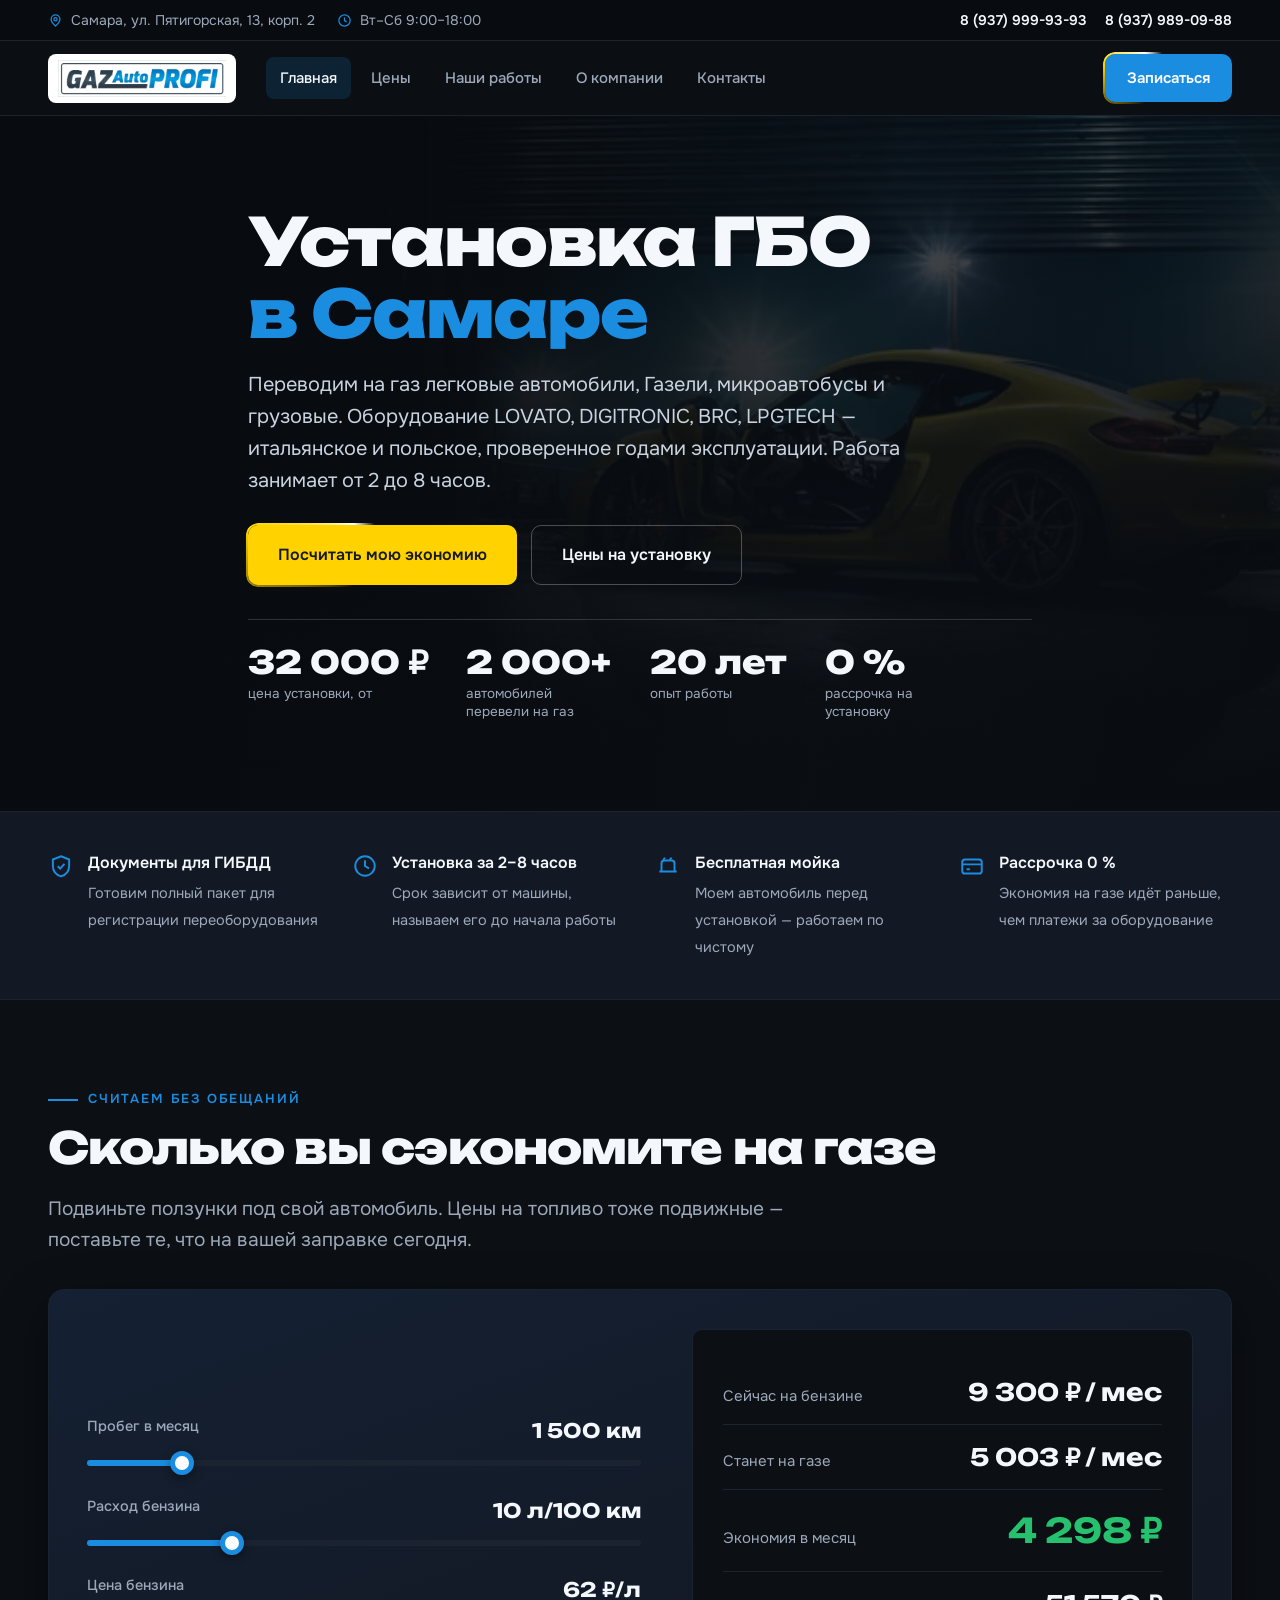
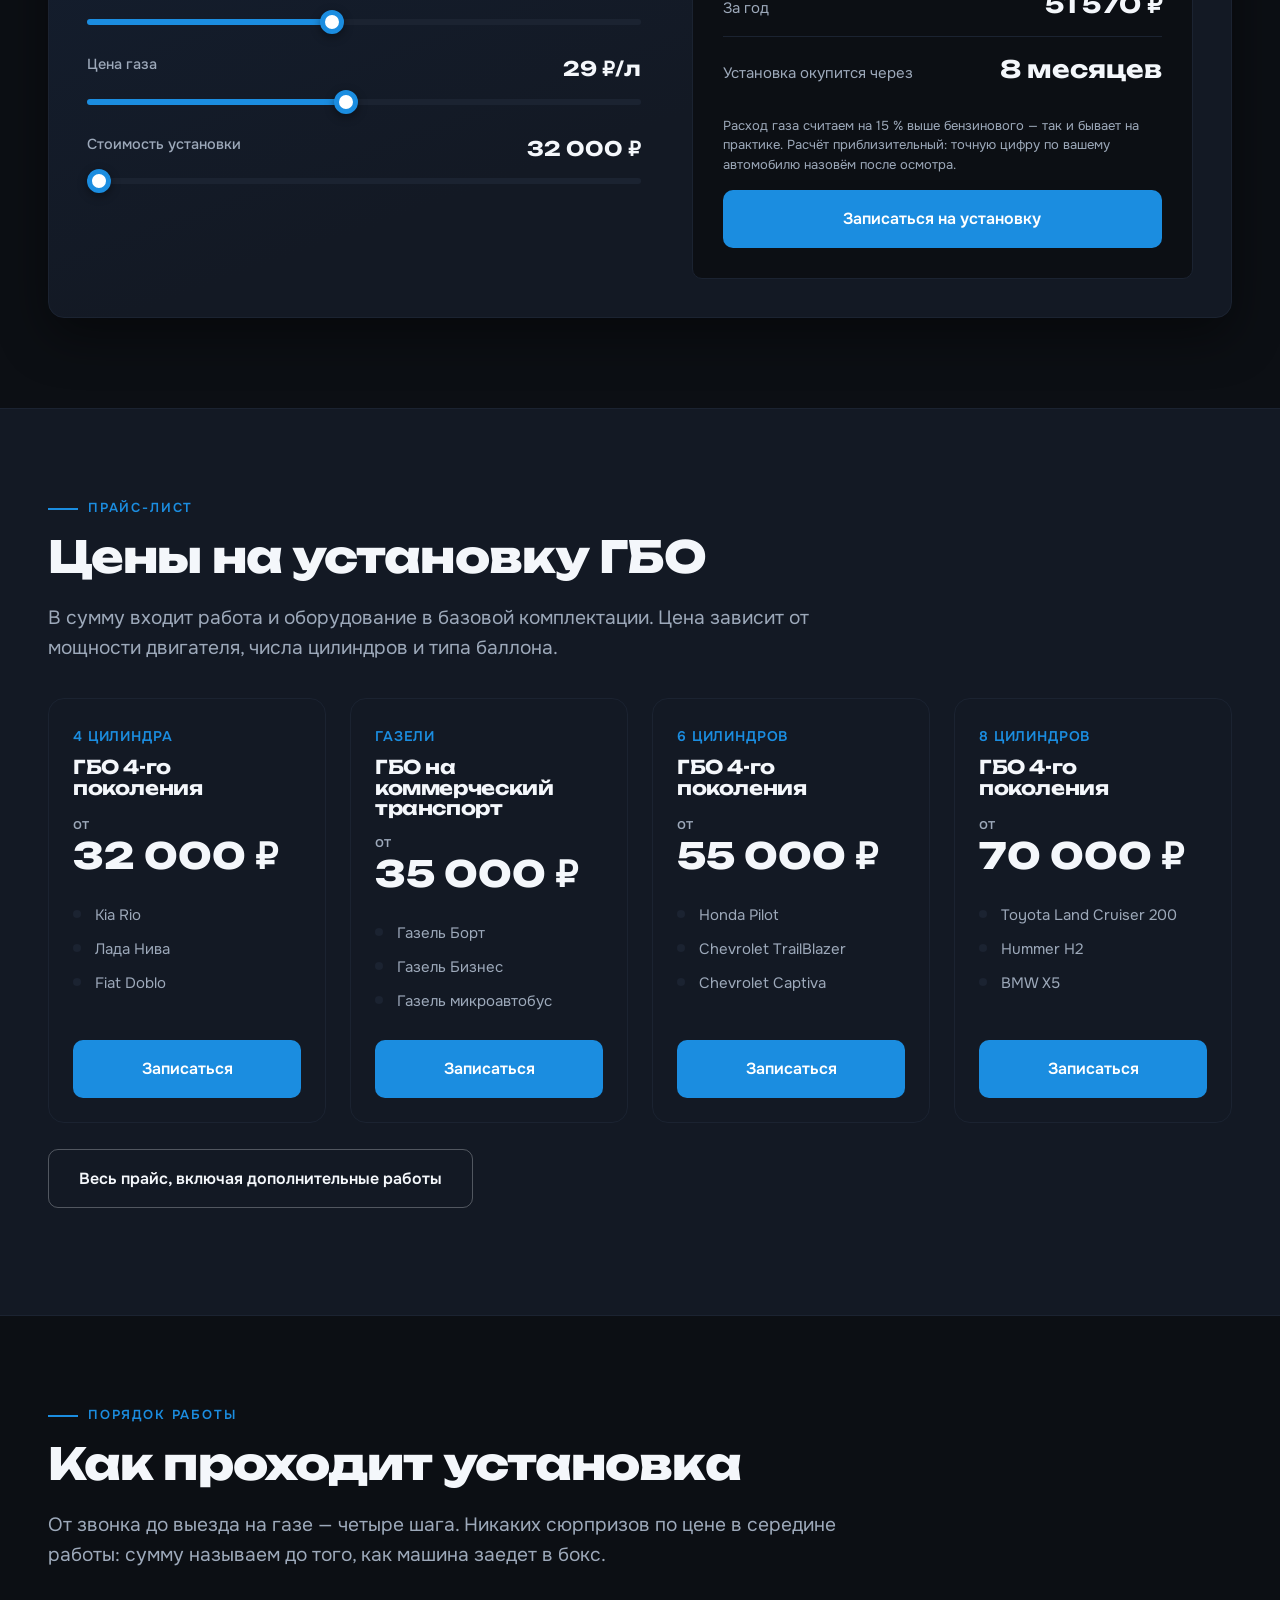
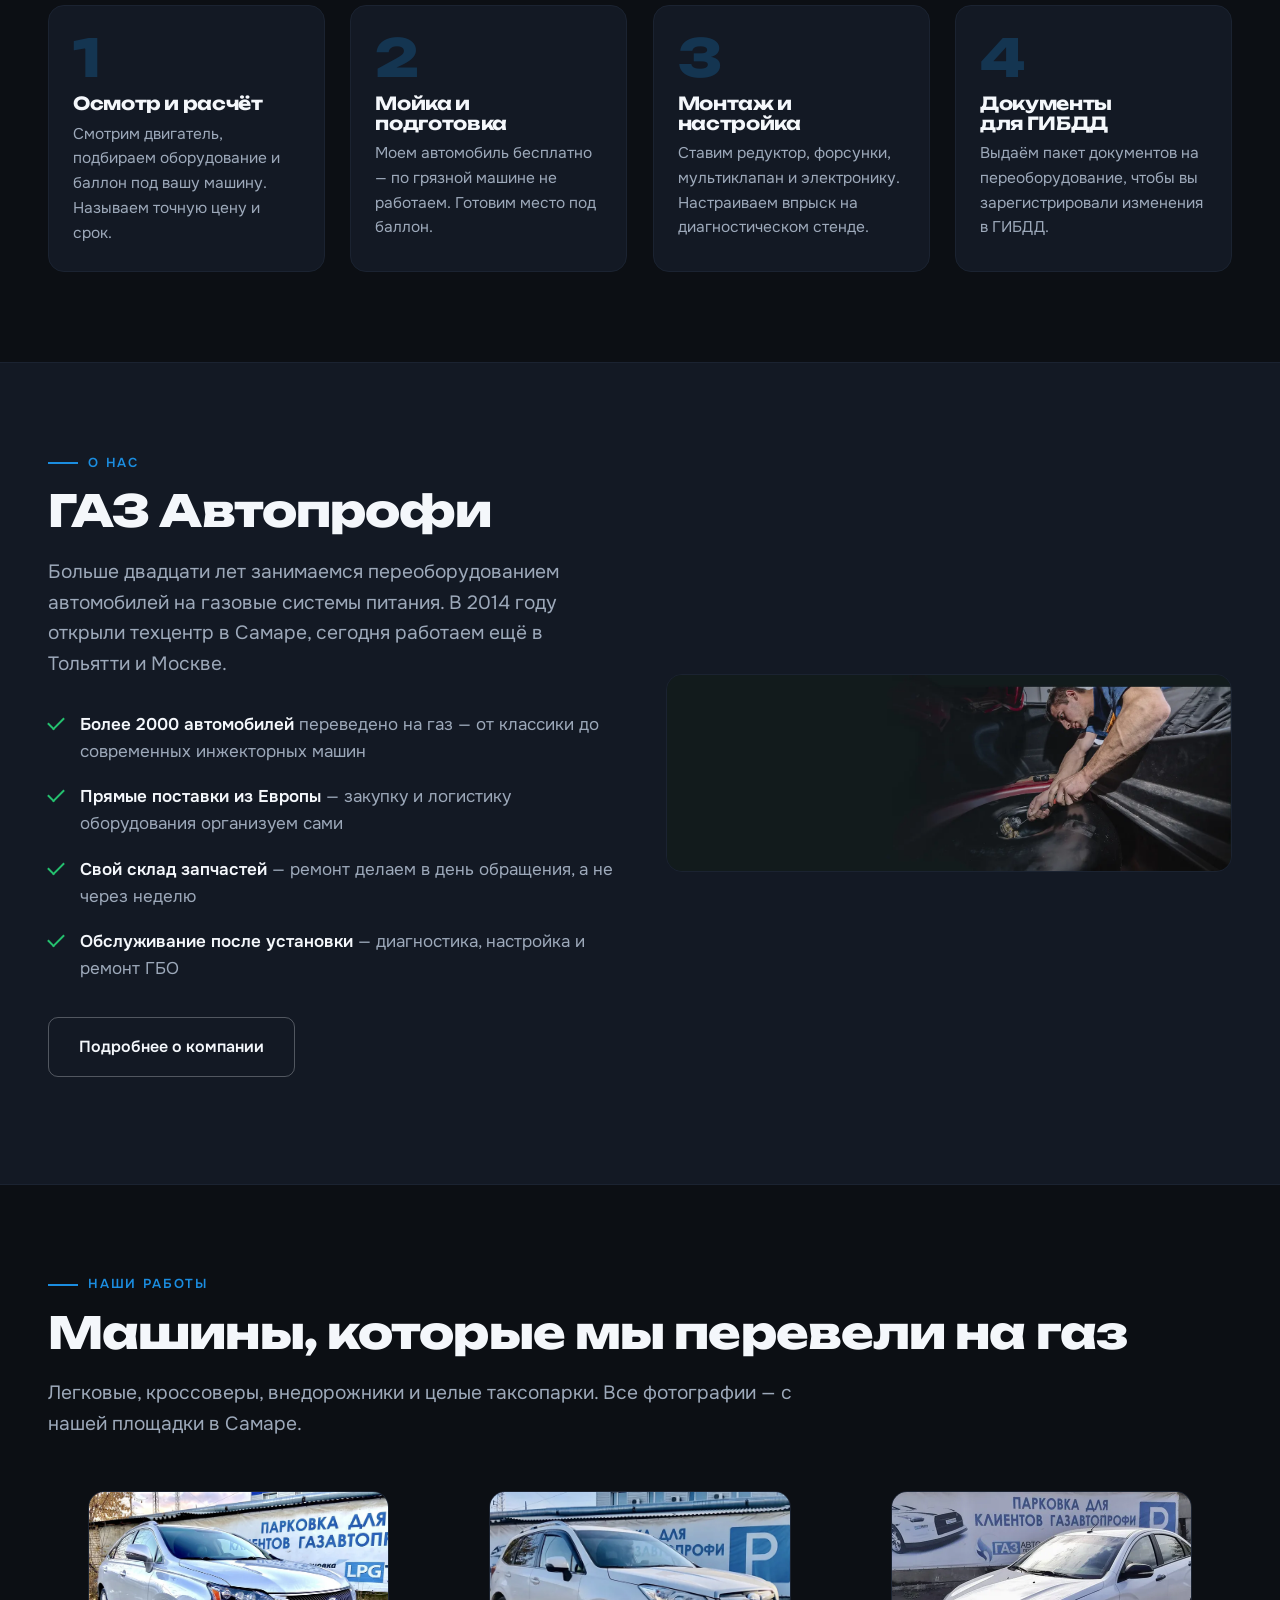
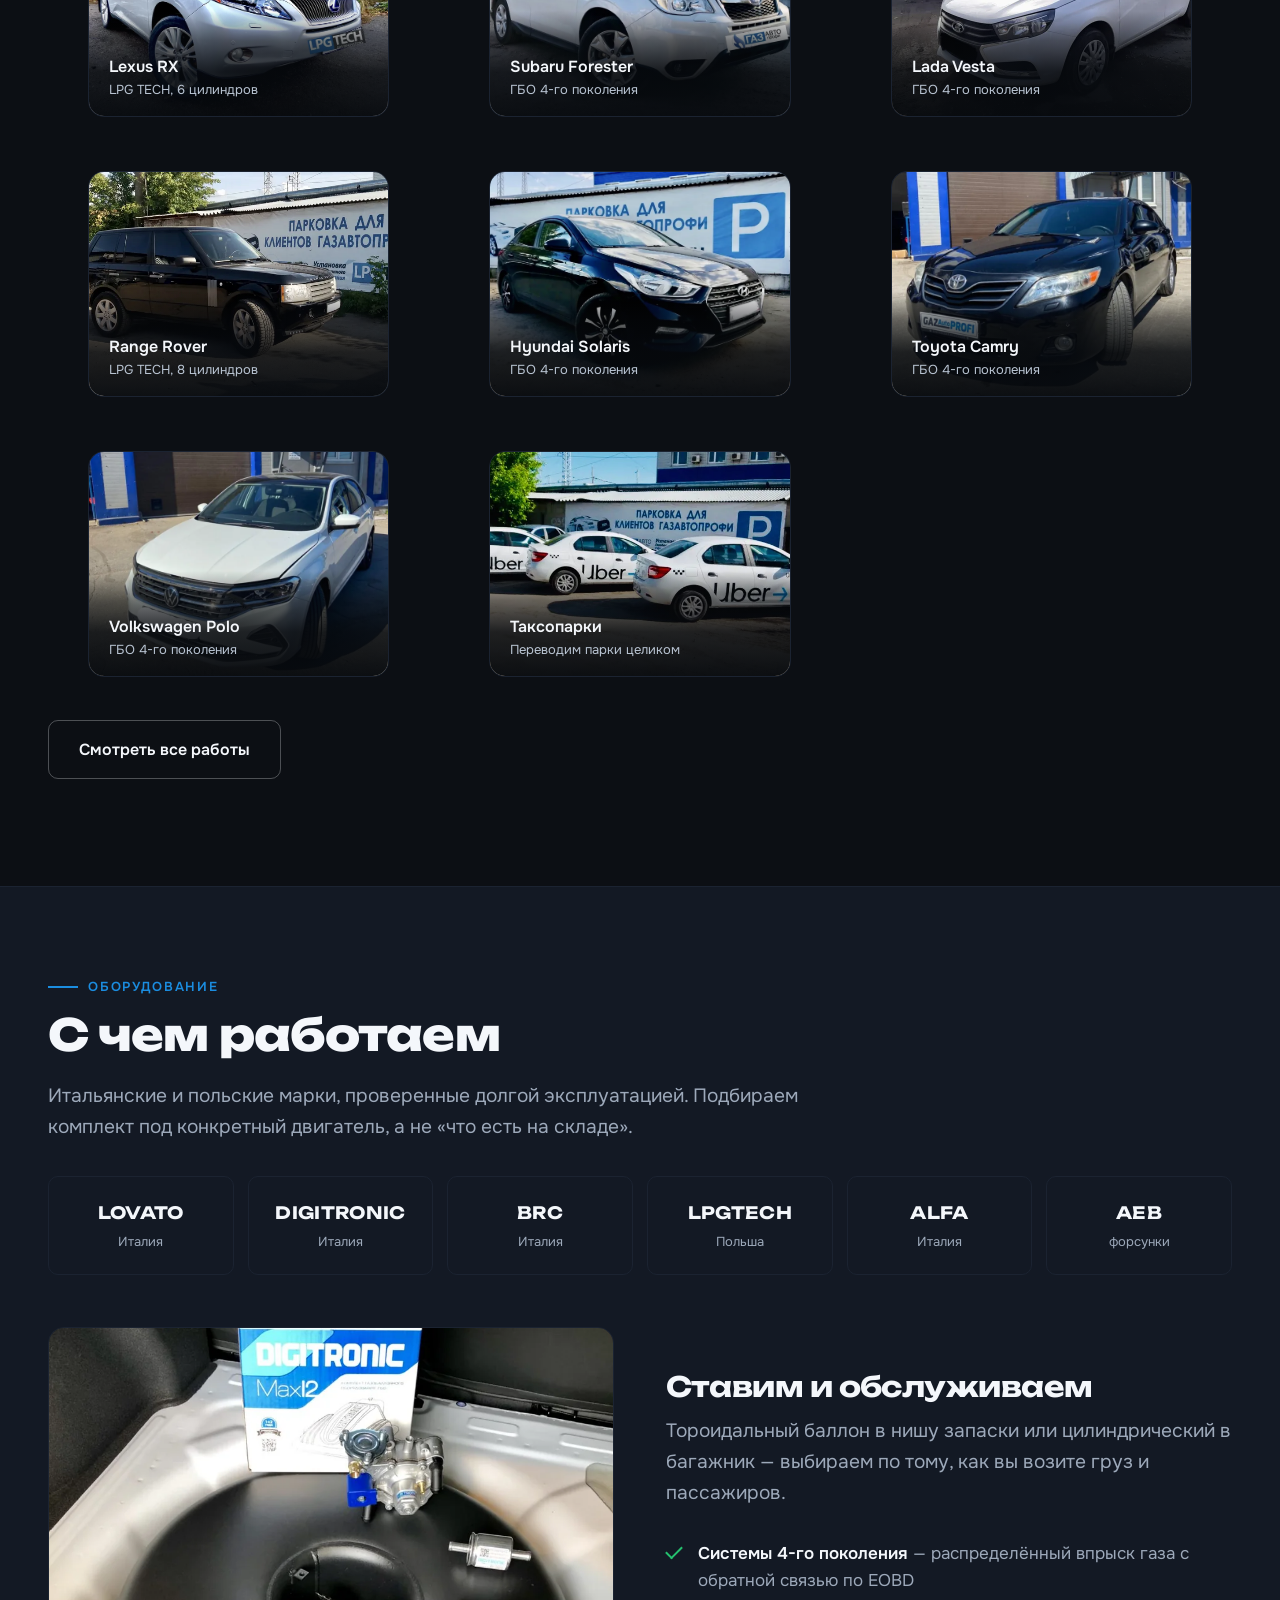
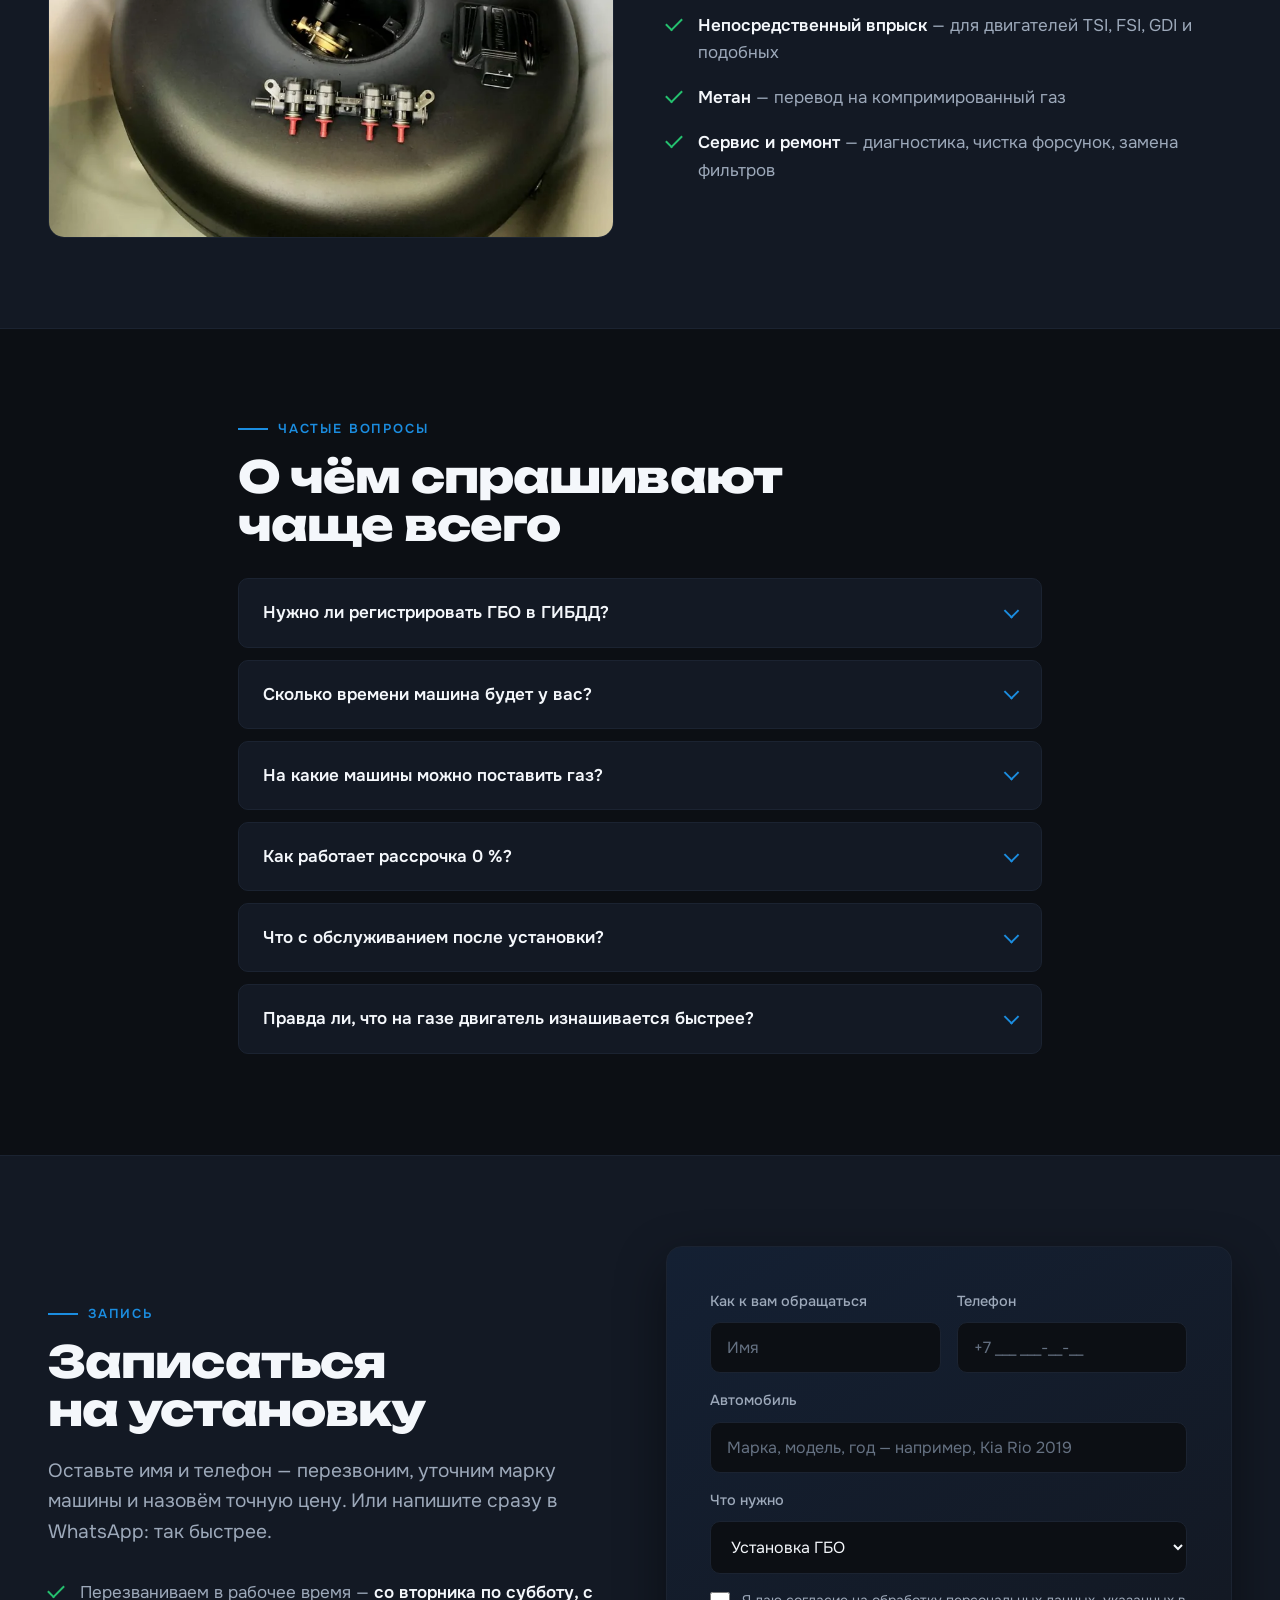
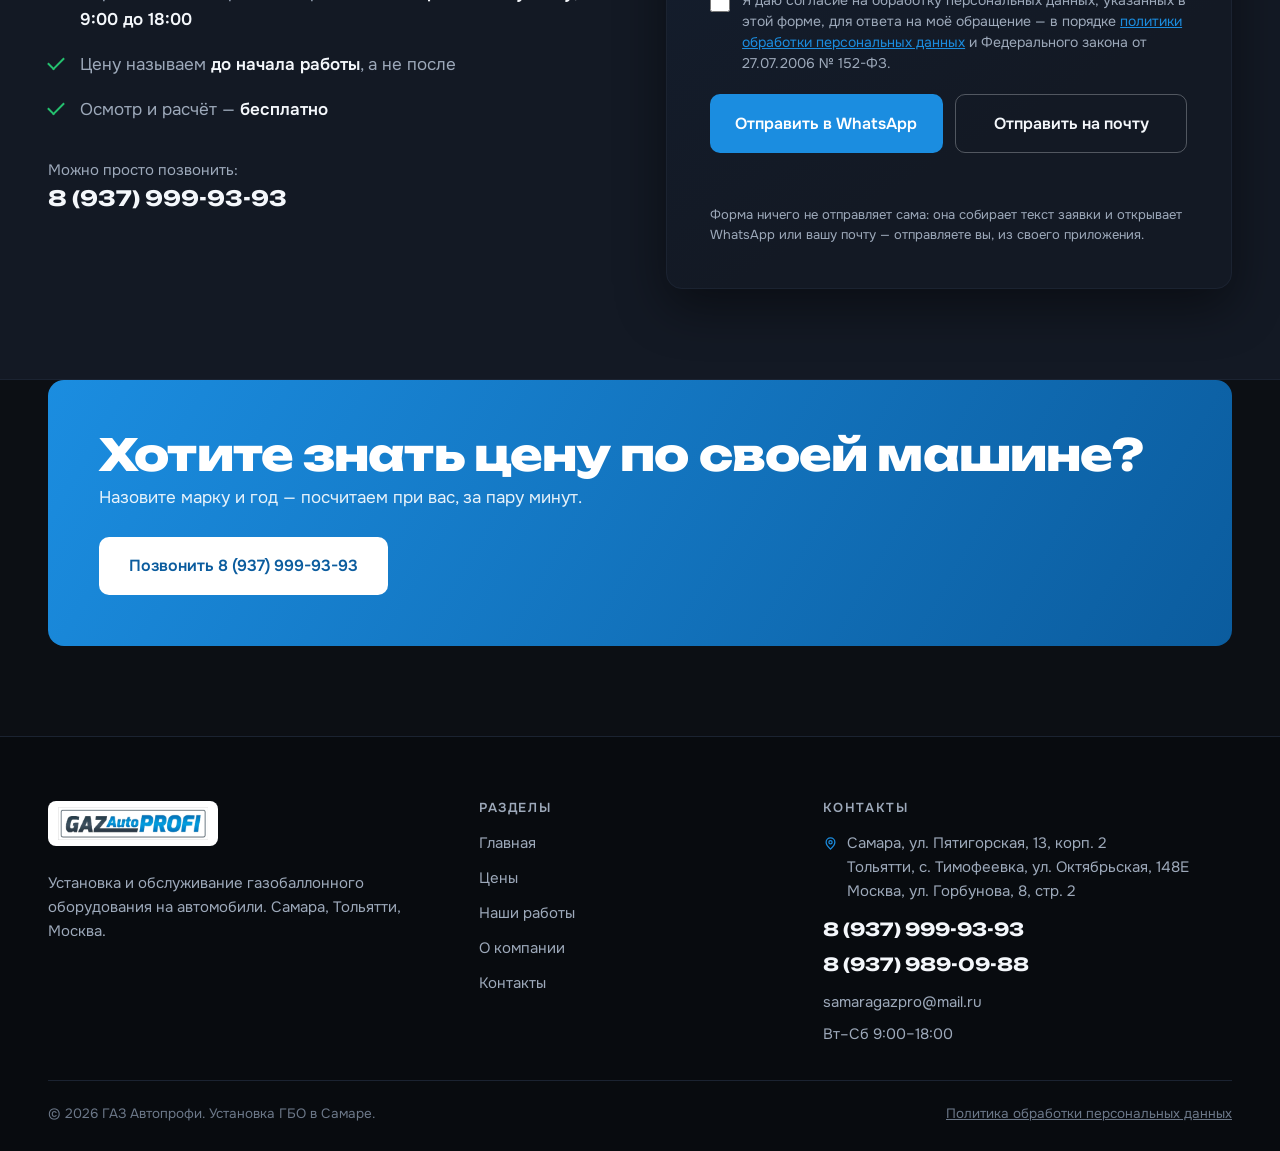
<file: index.html>
<!DOCTYPE html>
<html lang="ru">
<head>
<meta charset="utf-8">
<meta name="viewport" content="width=device-width, initial-scale=1">
<title>Установка ГБО в Самаре — ГАЗ Автопрофи: цены от 32 000 ₽, рассрочка 0 %</title>
<meta name="description" content="Установка газобаллонного оборудования на легковые авто, Газели, микроавтобусы и грузовые в Самаре. Оборудование LOVATO, DIGITRONIC, BRC, LPGTECH. Установка за 2–8 часов, документы для ГИБДД, рассрочка 0 %, бесплатная мойка перед работой.">
<meta name="theme-color" content="#0C0F14">
<link rel="icon" href="img/logo.png">
<link rel="canonical" href="https://ledaomy26-hash.github.io/gazavtoprofi/">

<link rel="preload" href="fonts/onest-400-cyr.woff2" as="font" type="font/woff2" crossorigin>
<link rel="preload" href="fonts/unbounded-800-cyr.woff2" as="font" type="font/woff2" crossorigin>
<link rel="stylesheet" href="css/fonts.css">
<link rel="stylesheet" href="css/style.css">

<meta property="og:type" content="website">
<meta property="og:site_name" content="ГАЗ Автопрофи">
<meta property="og:locale" content="ru_RU">
<meta property="og:url" content="https://ledaomy26-hash.github.io/gazavtoprofi/">
<meta property="og:title" content="Установка ГБО в Самаре — ГАЗ Автопрофи">
<meta property="og:description" content="Установка ГБО от 32 000 ₽, рассрочка 0 %, документы для ГИБДД, работа за 2–8 часов. Самара, ул. Пятигорская, 13, корп. 2.">
<meta property="og:image" content="https://ledaomy26-hash.github.io/gazavtoprofi/img/og.jpg">
<meta property="og:image:width" content="1200">
<meta property="og:image:height" content="630">

<script type="application/ld+json">
{
  "@context":"https://schema.org",
  "@type":"AutoRepair",
  "name":"ГАЗ Автопрофи",
  "alternateName":"GAZ Auto PROFI",
  "description":"Установка и обслуживание газобаллонного оборудования на автомобили в Самаре, Тольятти и Москве.",
  "url":"https://ledaomy26-hash.github.io/gazavtoprofi/",
  "logo":"https://ledaomy26-hash.github.io/gazavtoprofi/img/logo.png",
  "image":"https://ledaomy26-hash.github.io/gazavtoprofi/img/og.jpg",
  "telephone":["+7-937-999-93-93","+7-937-989-09-88"],
  "email":"samaragazpro@mail.ru",
  "priceRange":"от 32000 ₽",
  "address":{
    "@type":"PostalAddress",
    "streetAddress":"ул. Пятигорская, 13, корп. 2",
    "addressLocality":"Самара",
    "addressRegion":"Самарская область",
    "addressCountry":"RU"
  },
  "areaServed":[
    {"@type":"City","name":"Самара"},
    {"@type":"City","name":"Тольятти"},
    {"@type":"City","name":"Москва"}
  ],
  "openingHoursSpecification":{
    "@type":"OpeningHoursSpecification",
    "dayOfWeek":["Tuesday","Wednesday","Thursday","Friday","Saturday"],
    "opens":"09:00","closes":"18:00"
  },
  "makesOffer":[
    {"@type":"Offer","name":"Установка ГБО 4-го поколения, 4 цилиндра","price":"32000","priceCurrency":"RUB"},
    {"@type":"Offer","name":"Установка ГБО на Газель","price":"35000","priceCurrency":"RUB"},
    {"@type":"Offer","name":"Установка ГБО 4-го поколения, 6 цилиндров","price":"55000","priceCurrency":"RUB"},
    {"@type":"Offer","name":"Установка ГБО 4-го поколения, 8 цилиндров","price":"70000","priceCurrency":"RUB"}
  ]
}
</script>
</head>
<body>

<a class="propusk" href="#glavnoe">Перейти к содержанию</a>

<!-- ===================== верхняя строка ===================== -->
<div class="verh">
  <div class="obolochka verh__ryad">
    <span class="verh__punkt verh__punkt--adres">
      <svg viewBox="0 0 24 24" fill="none" stroke="currentColor" stroke-width="2" aria-hidden="true"><path d="M12 21s-7-6.4-7-11a7 7 0 1 1 14 0c0 4.6-7 11-7 11z"/><circle cx="12" cy="10" r="2.6"/></svg>
      Самара, ул. Пятигорская, 13, корп. 2
    </span>
    <span class="verh__punkt">
      <svg viewBox="0 0 24 24" fill="none" stroke="currentColor" stroke-width="2" aria-hidden="true"><circle cx="12" cy="12" r="9"/><path d="M12 7v5.2l3.4 2"/></svg>
      Вт–Сб 9:00–18:00
    </span>
    <span class="verh__tel">
      <a href="tel:+79379999393">8 (937) 999-93-93</a>
      <a href="tel:+79379890988">8 (937) 989-09-88</a>
    </span>
  </div>
</div>

<!-- ===================== шапка ===================== -->
<header class="shapka">
  <div class="obolochka shapka__ryad">
    <a class="logo" href="index.html" aria-label="ГАЗ Автопрофи — на главную">
      <img src="img/logo.png" alt="ГАЗ Автопрофи" width="440" height="96">
    </a>

    <nav class="menu" id="menu" aria-label="Главное меню">
      <a href="index.html" aria-current="page">Главная</a>
      <a href="czeny.html">Цены</a>
      <a href="raboty.html">Наши работы</a>
      <a href="o-kompanii.html">О компании</a>
      <a href="kontakty.html">Контакты</a>
    </nav>

    <div class="shapka__knopki">
      <a class="knopka obvodka" href="#zayavka">Записаться</a>
    </div>

    <button class="burger" id="burger" aria-label="Меню" aria-expanded="false" aria-controls="menu">
      <span></span><span></span><span></span>
    </button>
  </div>
</header>

<main id="glavnoe">

<!-- ===================== герой ===================== -->
<section class="geroy">
  <div class="geroy__fon">
    <picture>
      <source media="(max-width:760px)" type="image/webp" srcset="img/geroy-m.webp">
      <source type="image/webp" srcset="img/geroy.webp">
      <img src="img/geroy.jpg" alt="" width="1800" height="714" fetchpriority="high" decoding="async">
    </picture>
  </div>

  <div class="obolochka geroy__soderzhimoe">
    <h1>Установка ГБО <span>в Самаре</span></h1>
    <p class="geroy__lid">
      Переводим на газ легковые автомобили, Газели, микроавтобусы и грузовые.
      Оборудование LOVATO, DIGITRONIC, BRC, LPGTECH — итальянское и польское,
      проверенное годами эксплуатации. Работа занимает от 2 до 8 часов.
    </p>

    <div class="geroy__knopki">
      <a class="knopka knopka--zhelt obvodka" href="#kalkulyator">Посчитать мою экономию</a>
      <a class="knopka knopka--prizrak" href="czeny.html">Цены на установку</a>
    </div>

    <div class="geroy__cifry">
      <div class="geroy__cifra">
        <b data-schet="32000" data-hvost=" ₽">32 000 ₽</b>
        <span>цена установки, от</span>
      </div>
      <div class="geroy__cifra">
        <b data-schet="2000" data-hvost="+">2000+</b>
        <span>автомобилей перевели на газ</span>
      </div>
      <div class="geroy__cifra">
        <b data-schet="20" data-hvost=" лет">20 лет</b>
        <span>опыт работы</span>
      </div>
      <div class="geroy__cifra">
        <b>0 %</b>
        <span>рассрочка на установку</span>
      </div>
    </div>
  </div>
</section>

<!-- ===================== полоса преимуществ ===================== -->
<div class="polosa">
  <div class="obolochka polosa__setka">
    <div class="polosa__punkt">
      <svg viewBox="0 0 24 24" fill="none" stroke="currentColor" stroke-width="1.8" aria-hidden="true"><path d="M12 3l7.5 3v6c0 4.6-3.2 8.2-7.5 9.6C7.7 20.2 4.5 16.6 4.5 12V6L12 3z"/><path d="M9 12.2l2.2 2.2 4-4.4"/></svg>
      <div><b>Документы для ГИБДД</b><span>Готовим полный пакет для регистрации переоборудования</span></div>
    </div>
    <div class="polosa__punkt">
      <svg viewBox="0 0 24 24" fill="none" stroke="currentColor" stroke-width="1.8" aria-hidden="true"><circle cx="12" cy="12" r="9"/><path d="M12 6.6V12l3.6 2.2"/></svg>
      <div><b>Установка за 2–8 часов</b><span>Срок зависит от машины, называем его до начала работы</span></div>
    </div>
    <div class="polosa__punkt">
      <svg viewBox="0 0 24 24" fill="none" stroke="currentColor" stroke-width="1.8" aria-hidden="true"><path d="M4 17h16M6 17V9.5A2.5 2.5 0 0 1 8.5 7h7A2.5 2.5 0 0 1 18 9.5V17"/><path d="M9 4.2c0 1-1.4 1.4-1.4 2.6M15 4.2c0 1-1.4 1.4-1.4 2.6"/></svg>
      <div><b>Бесплатная мойка</b><span>Моем автомобиль перед установкой — работаем по чистому</span></div>
    </div>
    <div class="polosa__punkt">
      <svg viewBox="0 0 24 24" fill="none" stroke="currentColor" stroke-width="1.8" aria-hidden="true"><rect x="3" y="6" width="18" height="13" rx="2.5"/><path d="M3 10.5h18M7 15h3"/></svg>
      <div><b>Рассрочка 0 %</b><span>Экономия на газе идёт раньше, чем платежи за оборудование</span></div>
    </div>
  </div>
</div>

<!-- ===================== калькулятор ===================== -->
<section id="kalkulyator">
  <div class="obolochka">
    <p class="nadzag">Считаем без обещаний</p>
    <h2>Сколько вы сэкономите на газе</h2>
    <p class="lid" style="margin-bottom:34px">
      Подвиньте ползунки под свой автомобиль. Цены на топливо тоже подвижные —
      поставьте те, что на вашей заправке сегодня.
    </p>

    <div class="kalk voznik">
      <div class="kalk__setka">
        <div>
          <div class="pole">
            <label for="probeg">Пробег в месяц <b class="pole__znach" id="probegZ">1500 км</b></label>
            <input type="range" id="probeg" min="300" max="8000" step="100" value="1500">
          </div>
          <div class="pole">
            <label for="rashod">Расход бензина <b class="pole__znach" id="rashodZ">10 л/100 км</b></label>
            <input type="range" id="rashod" min="5" max="25" step="0.5" value="10">
          </div>
          <div class="pole">
            <label for="cenaB">Цена бензина <b class="pole__znach" id="cenaBZ">62 ₽/л</b></label>
            <input type="range" id="cenaB" min="40" max="90" step="0.5" value="62">
          </div>
          <div class="pole">
            <label for="cenaG">Цена газа <b class="pole__znach" id="cenaGZ">29 ₽/л</b></label>
            <input type="range" id="cenaG" min="15" max="45" step="0.5" value="29">
          </div>
          <div class="pole" style="margin-bottom:0">
            <label for="ustanovka">Стоимость установки <b class="pole__znach" id="ustanovkaZ">32 000 ₽</b></label>
            <input type="range" id="ustanovka" min="32000" max="90000" step="1000" value="32000">
          </div>
        </div>

        <div class="itog">
          <div class="itog__stroka">
            <span>Сейчас на бензине</span>
            <b id="itogB">—</b>
          </div>
          <div class="itog__stroka">
            <span>Станет на газе</span>
            <b id="itogG">—</b>
          </div>
          <div class="itog__stroka itog__glavnoe">
            <span>Экономия в месяц</span>
            <b id="itogE">—</b>
          </div>
          <div class="itog__stroka">
            <span>За год</span>
            <b id="itogGod">—</b>
          </div>
          <div class="itog__stroka">
            <span>Установка окупится через</span>
            <b id="itogOk">—</b>
          </div>
          <p class="itog__snoska">
            Расход газа считаем на 15 % выше бензинового — так и бывает на практике.
            Расчёт приблизительный: точную цифру по вашему автомобилю назовём после осмотра.
          </p>
          <a class="knopka knopka--shirokaya" href="#zayavka" style="margin-top:16px">Записаться на установку</a>
        </div>
      </div>
    </div>
  </div>
</section>

<!-- ===================== цены ===================== -->
<section style="background:var(--fon2);border-block:1px solid var(--fon3)">
  <div class="obolochka">
    <p class="nadzag">Прайс-лист</p>
    <h2>Цены на установку ГБО</h2>
    <p class="lid" style="margin-bottom:34px">
      В сумму входит работа и оборудование в базовой комплектации. Цена зависит
      от мощности двигателя, числа цилиндров и типа баллона.
    </p>

    <div class="ceny">
      <article class="cena voznik">
        <p class="cena__vid">4 цилиндра</p>
        <h3>ГБО <span class="nerazryv">4-го</span> поколения</h3>
        <p class="cena__summa"><small>от</small>32 000 ₽</p>
        <ul class="cena__marki">
          <li>Kia Rio</li><li>Лада Нива</li><li>Fiat Doblo</li>
        </ul>
        <a class="knopka" href="#zayavka">Записаться</a>
      </article>

      <article class="cena voznik">
        <p class="cena__vid">Газели</p>
        <h3>ГБО на коммерческий транспорт</h3>
        <p class="cena__summa"><small>от</small>35 000 ₽</p>
        <ul class="cena__marki">
          <li>Газель Борт</li><li>Газель Бизнес</li><li>Газель микроавтобус</li>
        </ul>
        <a class="knopka" href="#zayavka">Записаться</a>
      </article>

      <article class="cena voznik">
        <p class="cena__vid">6 цилиндров</p>
        <h3>ГБО <span class="nerazryv">4-го</span> поколения</h3>
        <p class="cena__summa"><small>от</small>55 000 ₽</p>
        <ul class="cena__marki">
          <li>Honda Pilot</li><li>Chevrolet TrailBlazer</li><li>Chevrolet Captiva</li>
        </ul>
        <a class="knopka" href="#zayavka">Записаться</a>
      </article>

      <article class="cena voznik">
        <p class="cena__vid">8 цилиндров</p>
        <h3>ГБО <span class="nerazryv">4-го</span> поколения</h3>
        <p class="cena__summa"><small>от</small>70 000 ₽</p>
        <ul class="cena__marki">
          <li>Toyota Land Cruiser 200</li><li>Hummer H2</li><li>BMW X5</li>
        </ul>
        <a class="knopka" href="#zayavka">Записаться</a>
      </article>
    </div>

    <p style="margin-top:26px">
      <a class="knopka knopka--prizrak" href="czeny.html">Весь прайс, включая дополнительные работы</a>
    </p>
  </div>
</section>

<!-- ===================== как проходит установка ===================== -->
<section>
  <div class="obolochka">
    <p class="nadzag">Порядок работы</p>
    <h2>Как проходит установка</h2>
    <p class="lid" style="margin-bottom:34px">
      От звонка до выезда на газе — четыре шага. Никаких сюрпризов по цене
      в середине работы: сумму называем до того, как машина заедет в бокс.
    </p>

    <div class="shagi">
      <article class="shag voznik">
        <h3>Осмотр и расчёт</h3>
        <p>Смотрим двигатель, подбираем оборудование и баллон под вашу машину. Называем точную цену и срок.</p>
      </article>
      <article class="shag voznik">
        <h3>Мойка и подготовка</h3>
        <p>Моем автомобиль бесплатно — по грязной машине не работаем. Готовим место под баллон.</p>
      </article>
      <article class="shag voznik">
        <h3>Монтаж и настройка</h3>
        <p>Ставим редуктор, форсунки, мультиклапан и электронику. Настраиваем впрыск на диагностическом стенде.</p>
      </article>
      <article class="shag voznik">
        <h3>Документы для ГИБДД</h3>
        <p>Выдаём пакет документов на переоборудование, чтобы вы зарегистрировали изменения в ГИБДД.</p>
      </article>
    </div>
  </div>
</section>

<!-- ===================== о компании ===================== -->
<section style="background:var(--fon2);border-block:1px solid var(--fon3)">
  <div class="obolochka dvoyka">
    <div>
      <p class="nadzag">О нас</p>
      <h2>ГАЗ Автопрофи</h2>
      <p class="lid">
        Больше двадцати лет занимаемся переоборудованием автомобилей на газовые
        системы питания. В 2014 году открыли техцентр в Самаре, сегодня работаем
        ещё в Тольятти и Москве.
      </p>
      <ul class="spisok">
        <li><b>Более 2000 автомобилей</b> переведено на газ — от классики до современных инжекторных машин</li>
        <li><b>Прямые поставки из Европы</b> — закупку и логистику оборудования организуем сами</li>
        <li><b>Свой склад запчастей</b> — ремонт делаем в день обращения, а не через неделю</li>
        <li><b>Обслуживание после установки</b> — диагностика, настройка и ремонт ГБО</li>
      </ul>
      <p style="margin-top:26px">
        <a class="knopka knopka--prizrak" href="o-kompanii.html">Подробнее о компании</a>
      </p>
    </div>
    <div class="dvoyka__foto">
      <picture>
        <source type="image/webp" srcset="img/mehanik.webp">
        <img src="img/mehanik.jpg" alt="Мастер ГАЗ Автопрофи за работой в цехе" width="1600" height="555" loading="lazy" decoding="async">
      </picture>
    </div>
  </div>
</section>

<!-- ===================== наши работы ===================== -->
<section>
  <div class="obolochka">
    <p class="nadzag">Наши работы</p>
    <h2>Машины, которые мы перевели на газ</h2>
    <p class="lid" style="margin-bottom:34px">
      Легковые, кроссоверы, внедорожники и целые таксопарки. Все фотографии —
      с нашей площадки в Самаре.
    </p>

    <div class="raboty">
      <figure class="rabota voznik">
        <picture><source type="image/webp" srcset="img/r1.webp">
          <img src="img/r1.jpg" alt="Lexus RX после установки ГБО LPG TECH" width="760" height="571" loading="lazy" decoding="async"></picture>
        <figcaption>Lexus RX<span>LPG TECH, 6 цилиндров</span></figcaption>
      </figure>
      <figure class="rabota voznik">
        <picture><source type="image/webp" srcset="img/r2.webp">
          <img src="img/r2.jpg" alt="Subaru Forester после установки газобаллонного оборудования" width="760" height="550" loading="lazy" decoding="async"></picture>
        <figcaption>Subaru Forester<span>ГБО 4-го поколения</span></figcaption>
      </figure>
      <figure class="rabota voznik">
        <picture><source type="image/webp" srcset="img/r3.webp">
          <img src="img/r3.jpg" alt="Lada Vesta с установленным ГБО" width="760" height="448" loading="lazy" decoding="async"></picture>
        <figcaption>Lada Vesta<span>ГБО 4-го поколения</span></figcaption>
      </figure>
      <figure class="rabota voznik">
        <picture><source type="image/webp" srcset="img/r4.webp">
          <img src="img/r4.jpg" alt="Range Rover после перевода на газ" width="760" height="441" loading="lazy" decoding="async"></picture>
        <figcaption>Range Rover<span>LPG TECH, 8 цилиндров</span></figcaption>
      </figure>
      <figure class="rabota voznik">
        <picture><source type="image/webp" srcset="img/r5.webp">
          <img src="img/r5.jpg" alt="Hyundai Solaris после установки ГБО" width="760" height="551" loading="lazy" decoding="async"></picture>
        <figcaption>Hyundai Solaris<span>ГБО 4-го поколения</span></figcaption>
      </figure>
      <figure class="rabota voznik">
        <picture><source type="image/webp" srcset="img/r6.webp">
          <img src="img/r6.jpg" alt="Toyota Camry с газобаллонным оборудованием" width="760" height="610" loading="lazy" decoding="async"></picture>
        <figcaption>Toyota Camry<span>ГБО 4-го поколения</span></figcaption>
      </figure>
      <figure class="rabota voznik">
        <picture><source type="image/webp" srcset="img/r7.webp">
          <img src="img/r7.jpg" alt="Volkswagen Polo после установки ГБО" width="760" height="694" loading="lazy" decoding="async"></picture>
        <figcaption>Volkswagen Polo<span>ГБО 4-го поколения</span></figcaption>
      </figure>
      <figure class="rabota voznik">
        <picture><source type="image/webp" srcset="img/r9.webp">
          <img src="img/r9.jpg" alt="Автомобили таксопарка Uber после перевода на газ" width="760" height="401" loading="lazy" decoding="async"></picture>
        <figcaption>Таксопарки<span>Переводим парки целиком</span></figcaption>
      </figure>
    </div>

    <p style="margin-top:26px">
      <a class="knopka knopka--prizrak" href="raboty.html">Смотреть все работы</a>
    </p>
  </div>
</section>

<!-- ===================== оборудование ===================== -->
<section style="background:var(--fon2);border-block:1px solid var(--fon3)">
  <div class="obolochka">
    <p class="nadzag">Оборудование</p>
    <h2>С чем работаем</h2>
    <p class="lid" style="margin-bottom:34px">
      Итальянские и польские марки, проверенные долгой эксплуатацией. Подбираем
      комплект под конкретный двигатель, а не «что есть на складе».
    </p>

    <div class="marki">
      <div class="marka">LOVATO<span>Италия</span></div>
      <div class="marka">DIGITRONIC<span>Италия</span></div>
      <div class="marka">BRC<span>Италия</span></div>
      <div class="marka">LPGTECH<span>Польша</span></div>
      <div class="marka">ALFA<span>Италия</span></div>
      <div class="marka">AEB<span>форсунки</span></div>
    </div>

    <div class="dvoyka" style="margin-top:clamp(34px,4vw,58px)">
      <div class="dvoyka__foto">
        <picture>
          <source type="image/webp" srcset="img/ballon.webp">
          <img src="img/ballon.jpg" alt="Тороидальный баллон с мультиклапаном и электроникой Digitronic" width="900" height="813" loading="lazy" decoding="async">
        </picture>
      </div>
      <div>
        <h3 style="font-size:clamp(21px,2.2vw,28px)">Ставим и обслуживаем</h3>
        <p class="lid">
          Тороидальный баллон в нишу запаски или цилиндрический в багажник —
          выбираем по тому, как вы возите груз и пассажиров.
        </p>
        <ul class="spisok">
          <li><b>Системы 4-го поколения</b> — распределённый впрыск газа с обратной связью по EOBD</li>
          <li><b>Непосредственный впрыск</b> — для двигателей TSI, FSI, GDI и подобных</li>
          <li><b>Метан</b> — перевод на компримированный газ</li>
          <li><b>Сервис и ремонт</b> — диагностика, чистка форсунок, замена фильтров</li>
        </ul>
      </div>
    </div>
  </div>
</section>

<!-- ===================== вопросы ===================== -->
<section>
  <div class="obolochka" style="max-width:900px">
    <p class="nadzag">Частые вопросы</p>
    <h2>О чём спрашивают чаще всего</h2>
    <div style="margin-top:30px">

      <details class="vopros">
        <summary>Нужно ли регистрировать ГБО в ГИБДД?</summary>
        <div class="vopros__telo">
          <p>Да, переоборудование автомобиля нужно зарегистрировать. Мы выдаём полный
          пакет документов на установленное оборудование и подсказываем порядок
          действий: от заявления до внесения изменений в документы на машину.</p>
        </div>
      </details>

      <details class="vopros">
        <summary>Сколько времени машина будет у вас?</summary>
        <div class="vopros__telo">
          <p>От 2 до 8 часов. Легковой автомобиль обычно занимает половину дня,
          сложные машины с непосредственным впрыском — дольше. Точный срок называем
          при осмотре, до начала работы.</p>
        </div>
      </details>

      <details class="vopros">
        <summary>На какие машины можно поставить газ?</summary>
        <div class="vopros__telo">
          <p>На современные инжекторные и на классику, на легковые и на коммерческий
          транспорт. Работаем с Газелями, микроавтобусами и грузовыми. Есть решения
          и для двигателей с непосредственным впрыском бензина — TSI, FSI, GDI.</p>
        </div>
      </details>

      <details class="vopros">
        <summary>Как работает рассрочка 0 %?</summary>
        <div class="vopros__telo">
          <p>Оборудование ставится сразу, а платите частями без переплаты. Экономия
          на топливе начинается с первого километра, поэтому расход на рассрочку
          частично закрывается тем, что вы перестали тратить на бензин. Условия
          уточняйте по телефону — они зависят от суммы установки.</p>
        </div>
      </details>

      <details class="vopros">
        <summary>Что с обслуживанием после установки?</summary>
        <div class="vopros__telo">
          <p>ГБО требует регулярного обслуживания — замены фильтров, проверки
          и настройки. Всё это делаем у себя. Запас запчастей на складе позволяет
          выполнить ремонт в день обращения.</p>
        </div>
      </details>

      <details class="vopros">
        <summary>Правда ли, что на газе двигатель изнашивается быстрее?</summary>
        <div class="vopros__telo">
          <p>При правильно настроенной системе — нет. Газ сгорает чище бензина,
          меньше нагара и меньше грязи в масле. Ключевое слово — настройка:
          именно поэтому после монтажа мы отстраиваем впрыск на стенде,
          а не отдаём машину «как есть».</p>
        </div>
      </details>

    </div>
  </div>
</section>

<!-- ===================== заявка ===================== -->
<section id="zayavka" style="background:var(--fon2);border-block:1px solid var(--fon3)">
  <div class="obolochka dvoyka">
    <div>
      <p class="nadzag">Запись</p>
      <h2>Записаться на установку</h2>
      <p class="lid">
        Оставьте имя и телефон — перезвоним, уточним марку машины и назовём
        точную цену. Или напишите сразу в WhatsApp: так быстрее.
      </p>
      <ul class="spisok">
        <li>Перезваниваем в рабочее время — <b>со вторника по субботу, с 9:00 до 18:00</b></li>
        <li>Цену называем <b>до начала работы</b>, а не после</li>
        <li>Осмотр и расчёт — <b>бесплатно</b></li>
      </ul>
      <p style="margin-top:26px;font-size:15px;color:var(--tuskl)">
        Можно просто позвонить:<br>
        <a href="tel:+79379999393" style="color:var(--svet);font-weight:600;font-size:21px;font-family:var(--shrift-zag);text-decoration:none">8 (937) 999-93-93</a>
      </p>
    </div>

    <form class="zayavka forma" id="forma" novalidate>
      <div class="forma__ryad">
        <div class="pole">
          <label for="fIma">Как к вам обращаться</label>
          <input type="text" id="fIma" name="ima" autocomplete="name" placeholder="Имя" required>
        </div>
        <div class="pole">
          <label for="fTel">Телефон</label>
          <input type="tel" id="fTel" name="tel" autocomplete="tel" placeholder="+7 ___ ___-__-__" required>
        </div>
      </div>

      <div class="pole">
        <label for="fAvto">Автомобиль</label>
        <input type="text" id="fAvto" name="avto" placeholder="Марка, модель, год — например, Kia Rio 2019">
      </div>

      <div class="pole">
        <label for="fUsluga">Что нужно</label>
        <select id="fUsluga" name="usluga">
          <option>Установка ГБО</option>
          <option>Установка ГБО в рассрочку</option>
          <option>Перевод на метан</option>
          <option>Обслуживание и ремонт ГБО</option>
          <option>Документы для регистрации в ГИБДД</option>
          <option>Перевод таксопарка</option>
          <option>Другое — расскажу по телефону</option>
        </select>
      </div>

      <!-- Согласие стоит перед кнопками: пока галочки нет, отправка заперта.
           Требование 152-ФЗ, и оно же бережёт заказчика от штрафа. -->
      <label class="soglasie">
        <input type="checkbox" id="fSoglasie" name="soglasie" required>
        <span>Я даю согласие на обработку персональных данных, указанных в этой форме,
          для ответа на моё обращение — в порядке
          <a href="politika.html">политики обработки персональных данных</a>
          и Федерального закона от 27.07.2006 № 152-ФЗ.</span>
      </label>

      <div class="forma__knopki">
        <button class="knopka" type="button" data-otpravit="whatsapp">Отправить в WhatsApp</button>
        <button class="knopka knopka--prizrak" type="button" data-otpravit="pochta">Отправить на почту</button>
      </div>
      <p class="forma__status" id="status" role="status"></p>

      <p style="font-size:13px;color:var(--tuskl);margin:16px 0 0;line-height:1.5">
        Форма ничего не отправляет сама: она собирает текст заявки и открывает
        WhatsApp или вашу почту — отправляете вы, из своего приложения.
      </p>
    </form>
  </div>
</section>

<!-- ===================== призыв ===================== -->
<section style="padding-block:0 clamp(56px,7vw,104px)">
  <div class="obolochka">
    <div class="prizyv">
      <div>
        <h2>Хотите знать цену по своей машине?</h2>
        <p>Назовите марку и год — посчитаем при вас, за пару минут.</p>
      </div>
      <a class="knopka" href="tel:+79379999393">Позвонить 8 (937) 999-93-93</a>
    </div>
  </div>
</section>

</main>

<!-- ===================== подвал ===================== -->
<footer class="podval">
  <div class="obolochka">
    <div class="podval__setka">
      <div>
        <a class="podval__logo" href="index.html" aria-label="ГАЗ Автопрофи">
          <img src="img/logo.png" alt="ГАЗ Автопрофи" width="440" height="96" loading="lazy">
        </a>
        <p style="color:var(--tuskl);margin:0">
          Установка и обслуживание газобаллонного оборудования на автомобили.
          Самара, Тольятти, Москва.
        </p>
      </div>

      <div>
        <h4>Разделы</h4>
        <ul>
          <li><a href="index.html">Главная</a></li>
          <li><a href="czeny.html">Цены</a></li>
          <li><a href="raboty.html">Наши работы</a></li>
          <li><a href="o-kompanii.html">О компании</a></li>
          <li><a href="kontakty.html">Контакты</a></li>
        </ul>
      </div>

      <div>
        <h4>Контакты</h4>
        <p class="podval__adres">
          <svg viewBox="0 0 24 24" fill="none" stroke="currentColor" stroke-width="2" aria-hidden="true"><path d="M12 21s-7-6.4-7-11a7 7 0 1 1 14 0c0 4.6-7 11-7 11z"/><circle cx="12" cy="10" r="2.6"/></svg>
          <span>Самара, ул. Пятигорская, 13, корп. 2<br>
          Тольятти, с. Тимофеевка, ул. Октябрьская, 148Е<br>
          Москва, ул. Горбунова, 8, стр. 2</span>
        </p>
        <p class="podval__tel" style="margin:0 0 6px">
          <a href="tel:+79379999393">8 (937) 999-93-93</a>
        </p>
        <p class="podval__tel" style="margin:0 0 12px">
          <a href="tel:+79379890988">8 (937) 989-09-88</a>
        </p>
        <p style="margin:0"><a href="mailto:samaragazpro@mail.ru">samaragazpro@mail.ru</a></p>
        <p style="margin:8px 0 0;color:var(--tuskl)">Вт–Сб 9:00–18:00</p>
      </div>
    </div>

    <div class="podval__niz">
      <span>© <span id="god">2026</span> ГАЗ Автопрофи. Установка ГБО в Самаре.</span>
      <a href="politika.html">Политика обработки персональных данных</a>
    </div>
  </div>
</footer>

<!-- ===================== липкая панель на телефоне ===================== -->
<nav class="pribor" aria-label="Быстрые действия">
  <a class="glavnaya" href="tel:+79379999393">
    <svg viewBox="0 0 24 24" fill="none" stroke="currentColor" stroke-width="2" aria-hidden="true"><path d="M5 4h3.4l1.7 4.2-2.1 1.5a12 12 0 0 0 5.3 5.3l1.5-2.1L19 14.6V18a2 2 0 0 1-2.2 2A15.5 15.5 0 0 1 4 7.2 2 2 0 0 1 5 4z"/></svg>
    Позвонить
  </a>
  <a href="https://wa.me/79379999393" target="_blank" rel="noopener">
    <svg viewBox="0 0 24 24" fill="currentColor" aria-hidden="true"><path d="M12 2a10 10 0 0 0-8.6 15L2 22l5.2-1.4A10 10 0 1 0 12 2zm5.6 14.2c-.2.7-1.4 1.3-2 1.4-.5.1-1.1.1-1.8-.1-.4-.1-1-.3-1.7-.6-3-1.3-4.9-4.3-5-4.5-.2-.2-1.2-1.6-1.2-3s.7-2.1 1-2.4c.3-.3.6-.4.8-.4h.6c.2 0 .4 0 .7.5l.9 2.2c.1.2.1.4 0 .5l-.4.6-.3.3c-.1.2-.3.3-.1.6.2.3.8 1.3 1.7 2.1 1.1 1 2 1.3 2.3 1.5.3.1.5.1.6-.1l.9-1c.2-.2.4-.2.6-.1l2 1c.3.1.5.2.5.3.1.2.1.7-.1 1.2z"/></svg>
    WhatsApp
  </a>
  <a href="#zayavka">
    <svg viewBox="0 0 24 24" fill="none" stroke="currentColor" stroke-width="2" aria-hidden="true"><path d="M4 6.5h16v11H4z"/><path d="M4 7l8 6 8-6"/></svg>
    Заявка
  </a>
</nav>

<script src="js/main.js" defer></script>
</body>
</html>
</file>
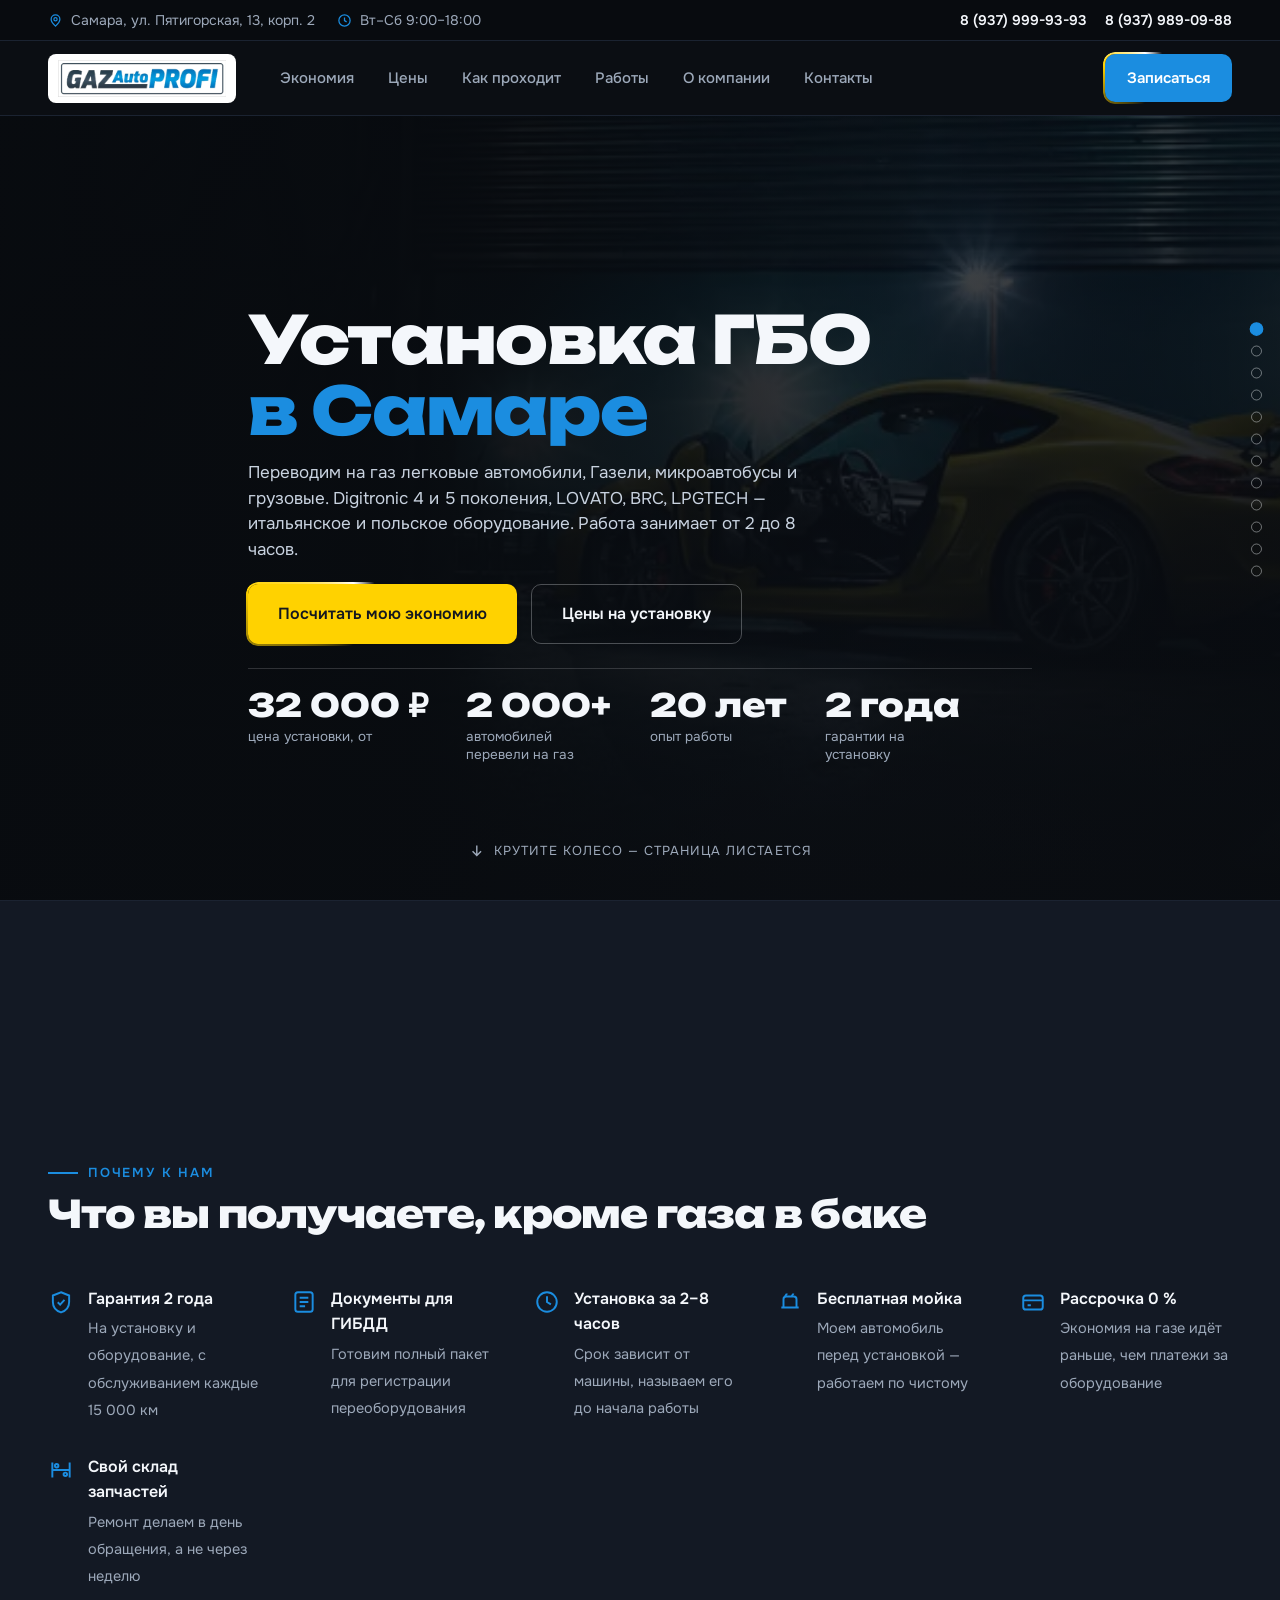
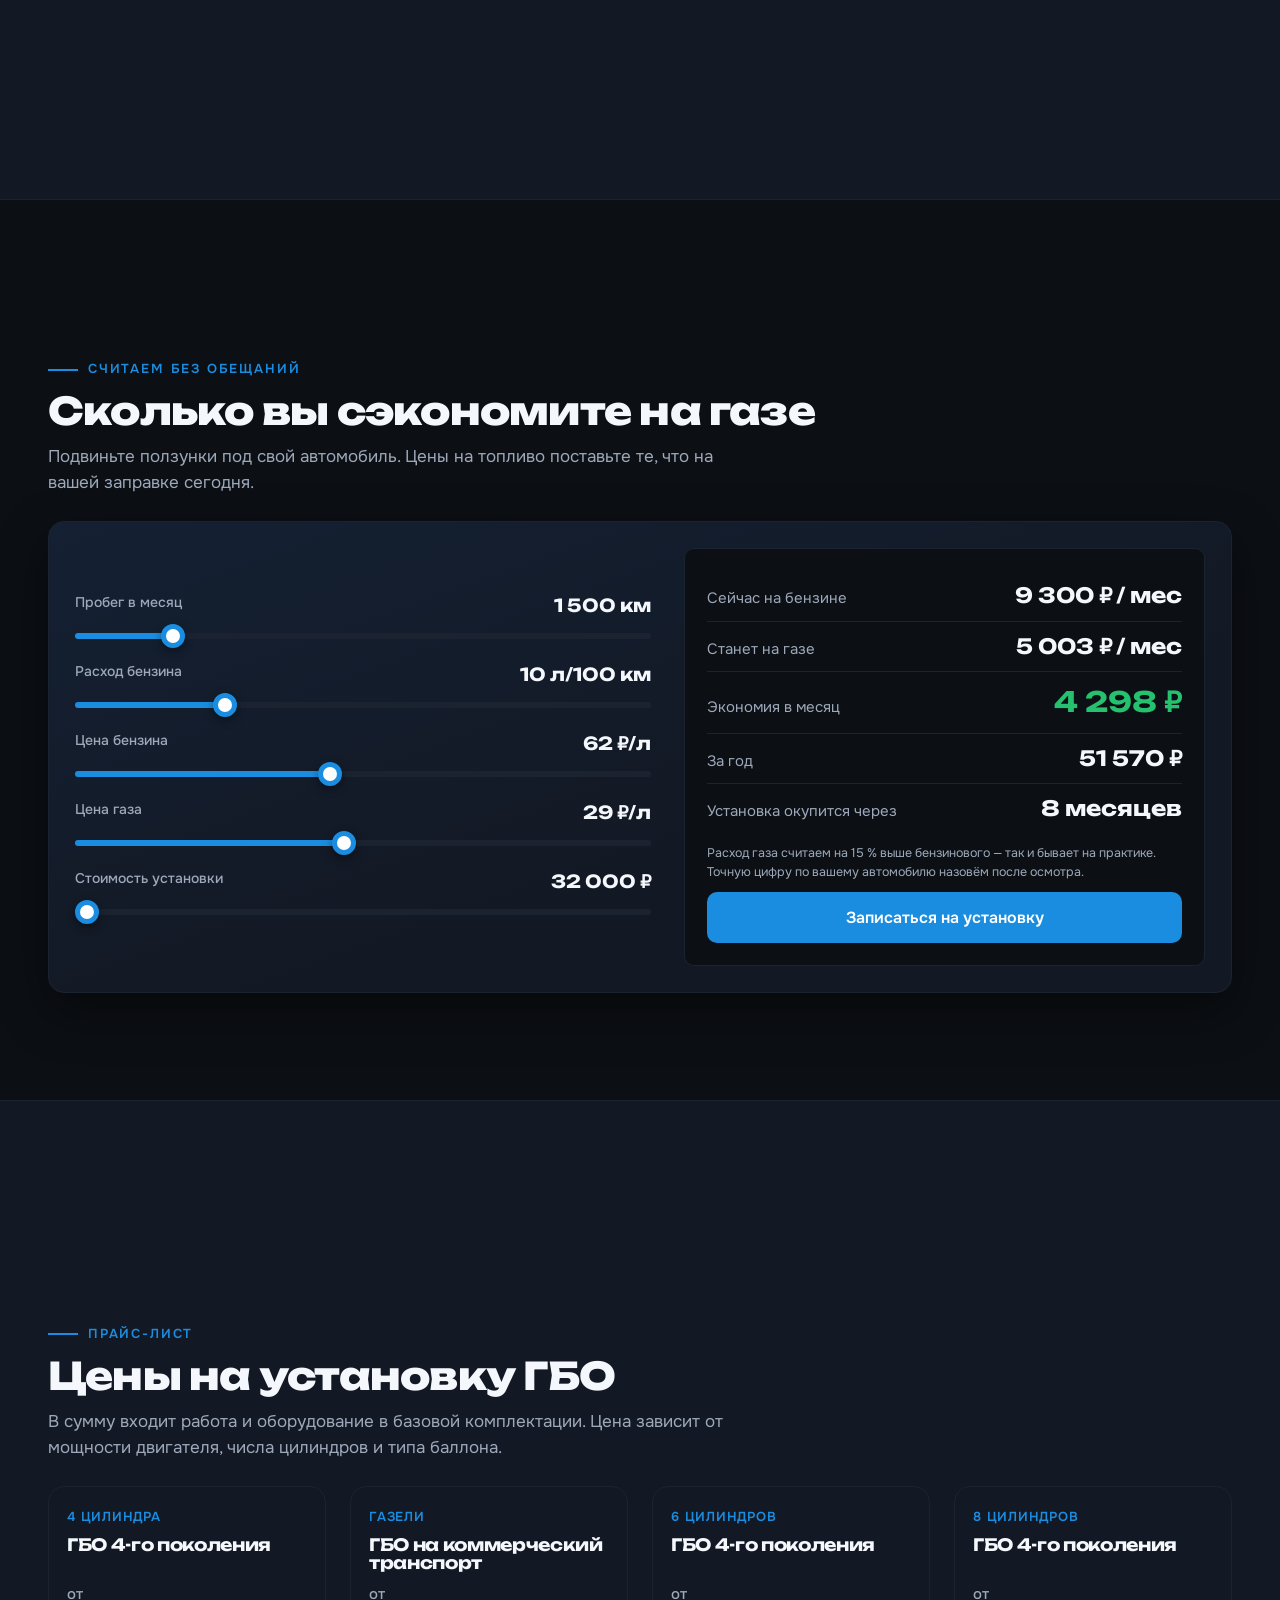
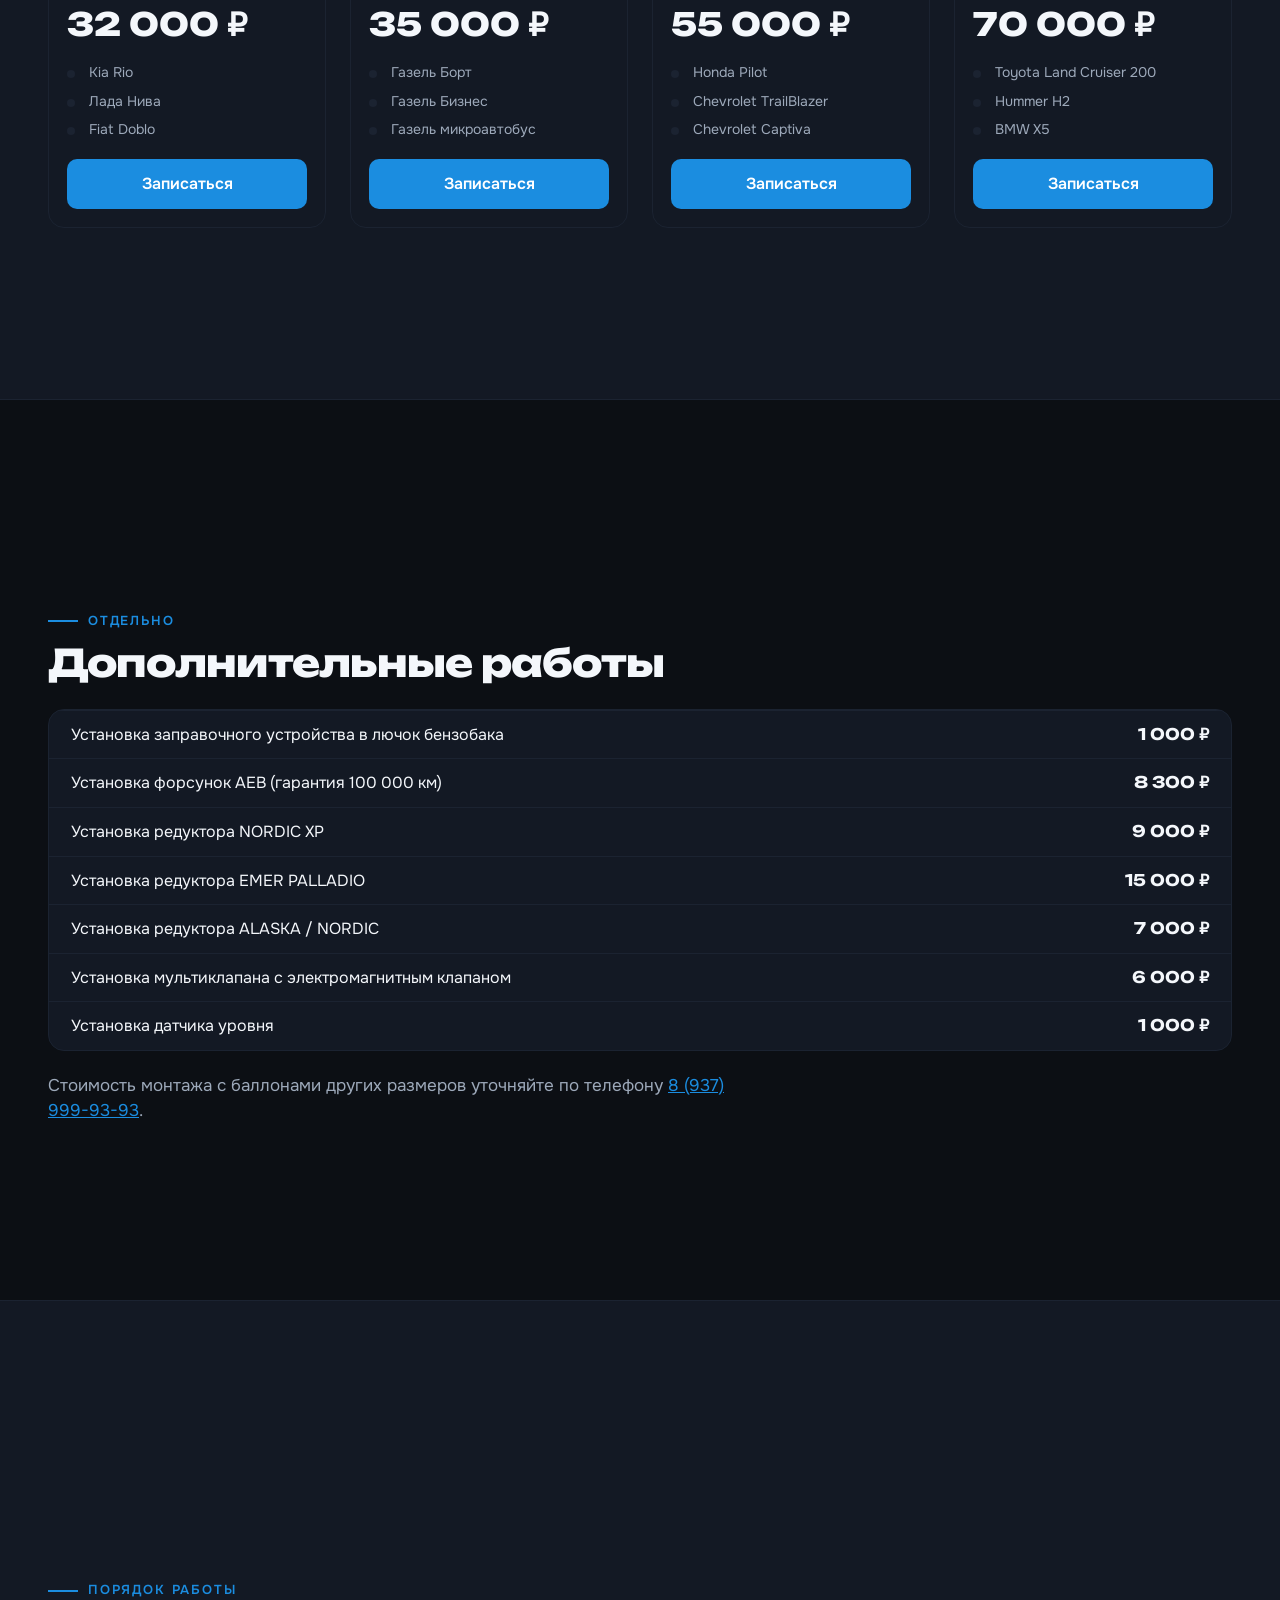
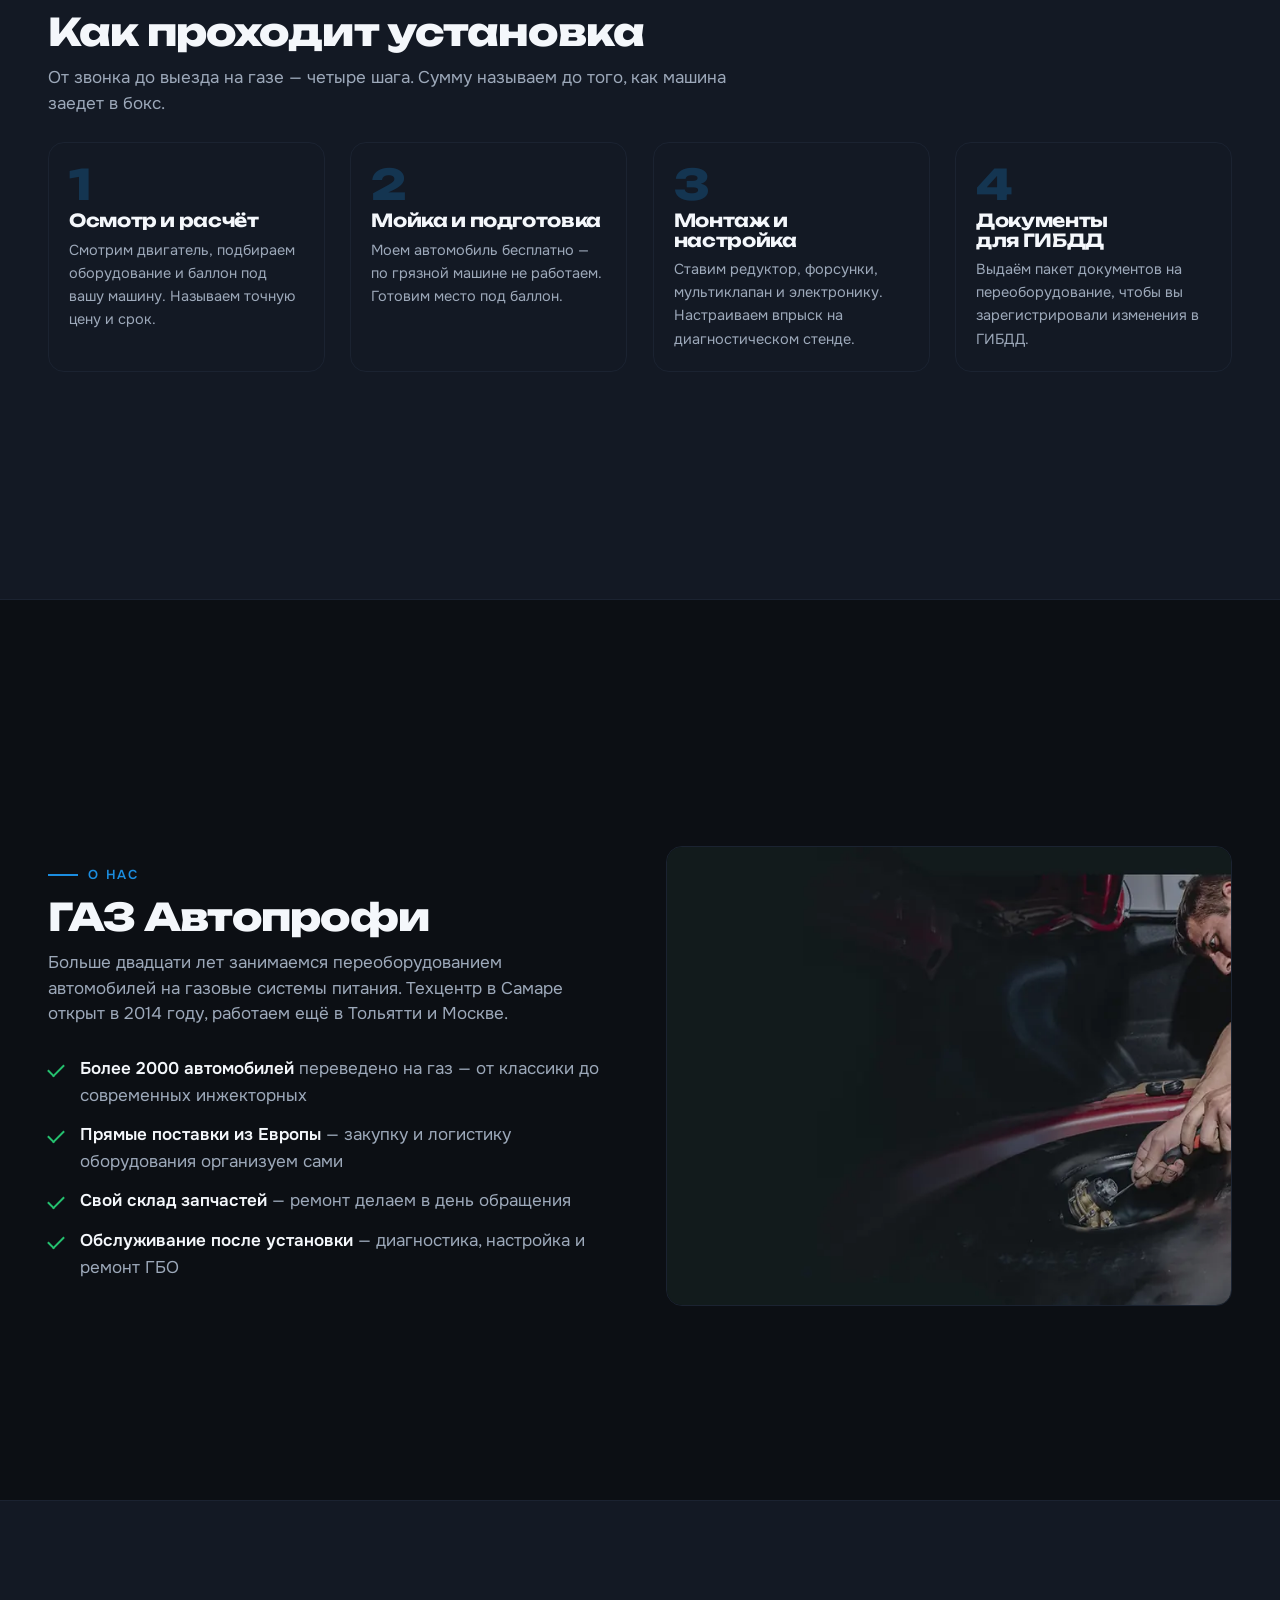
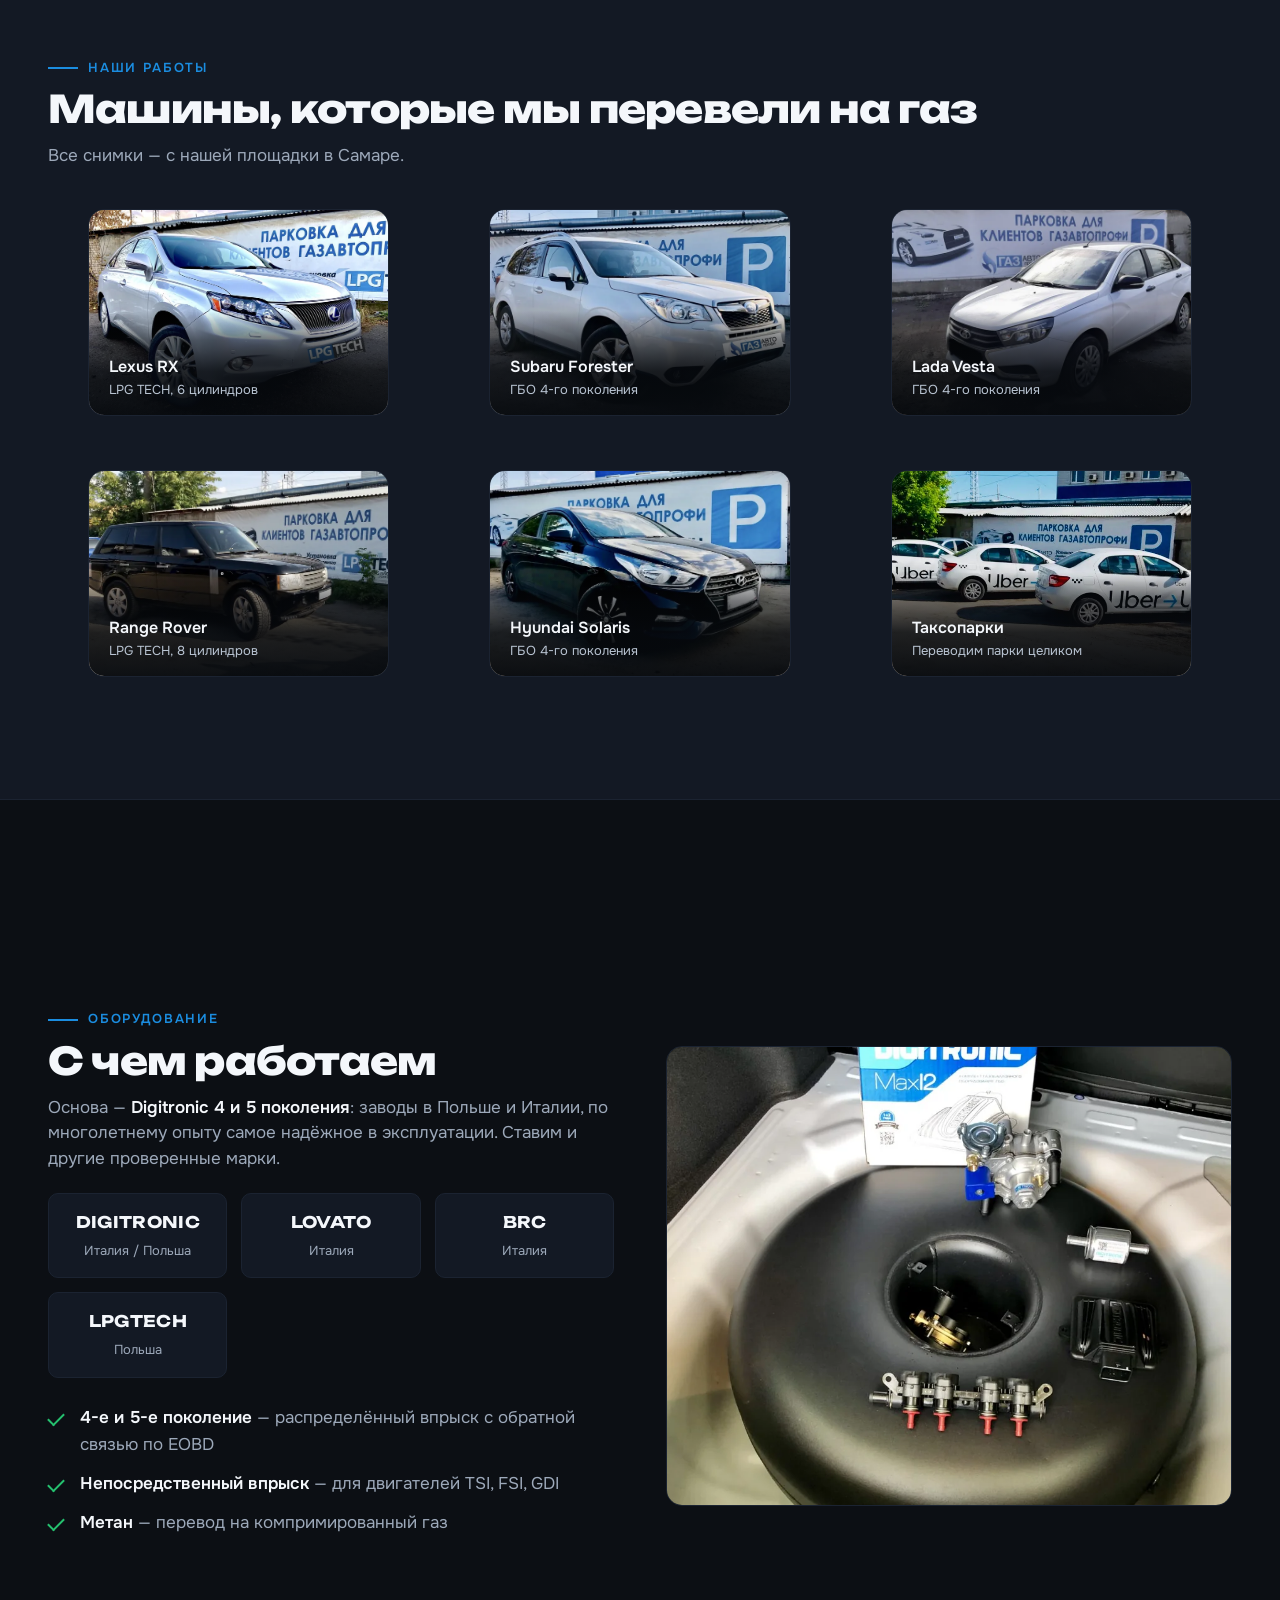
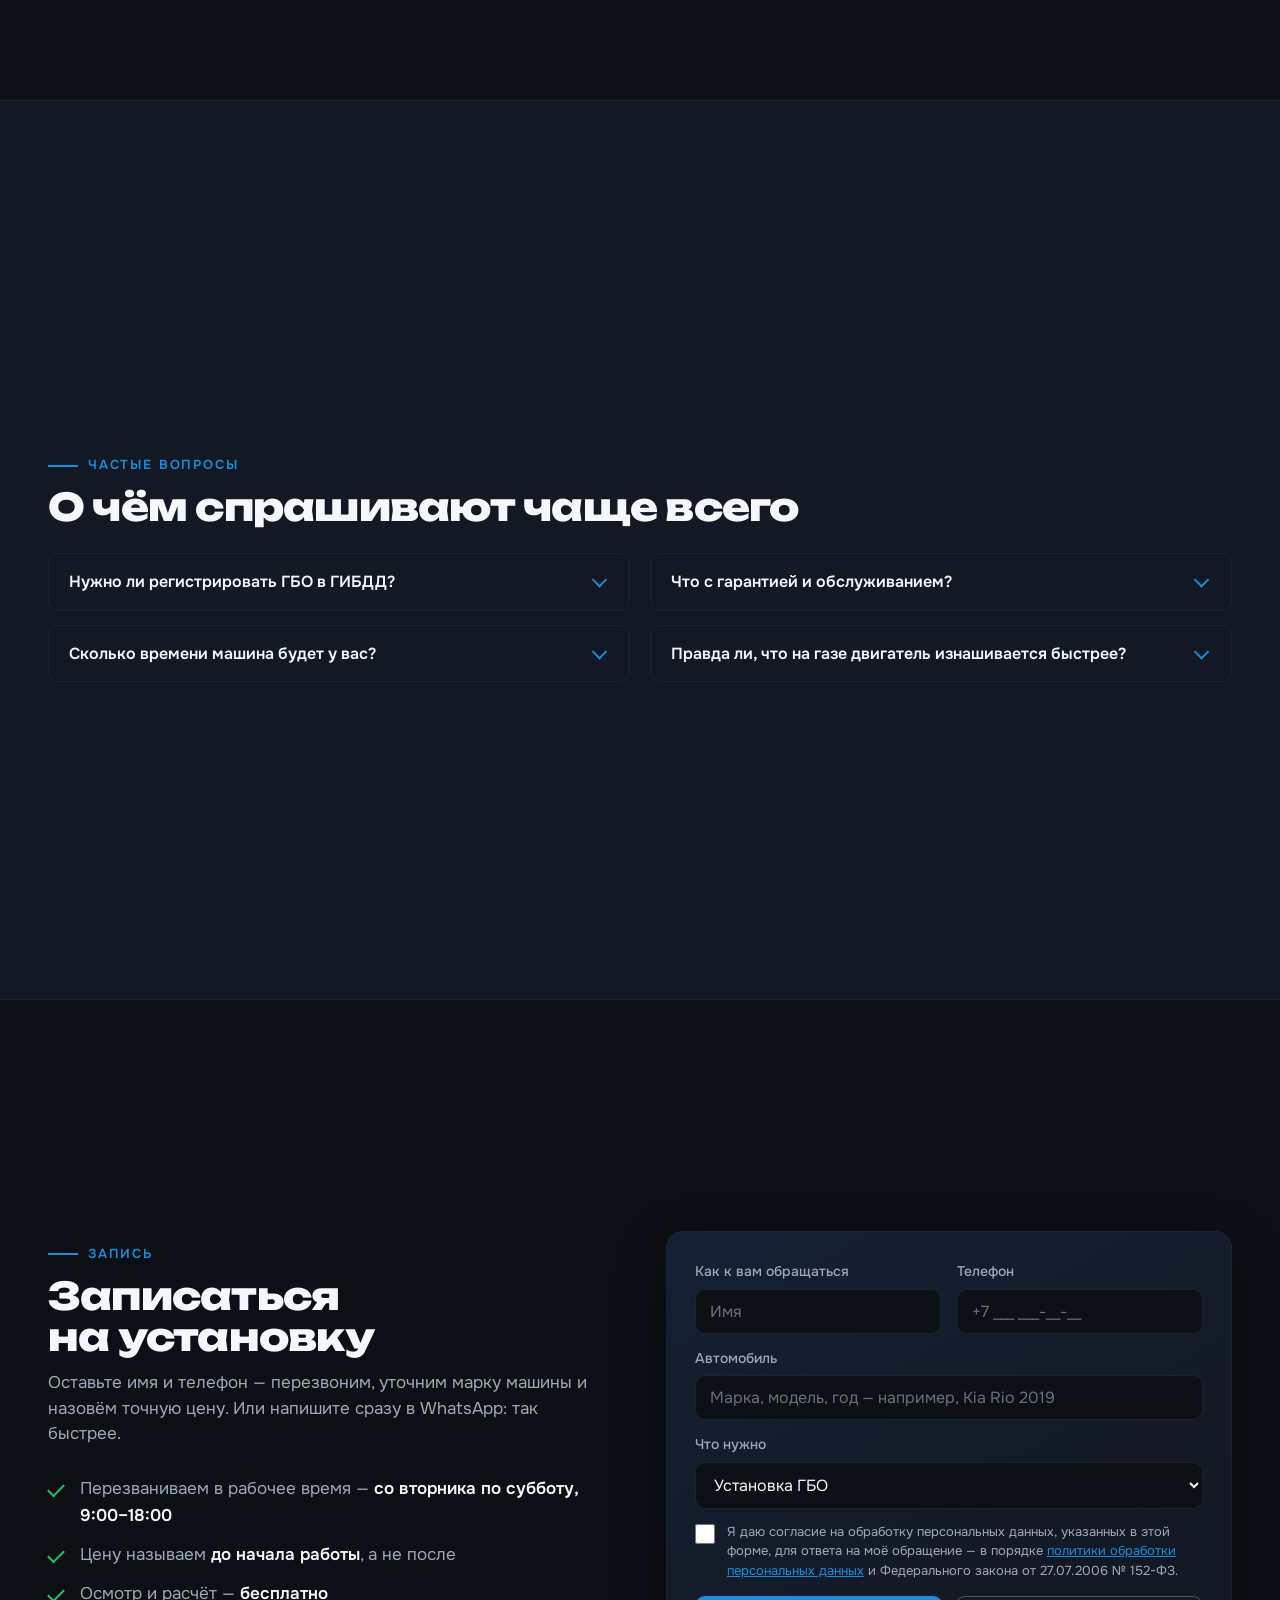
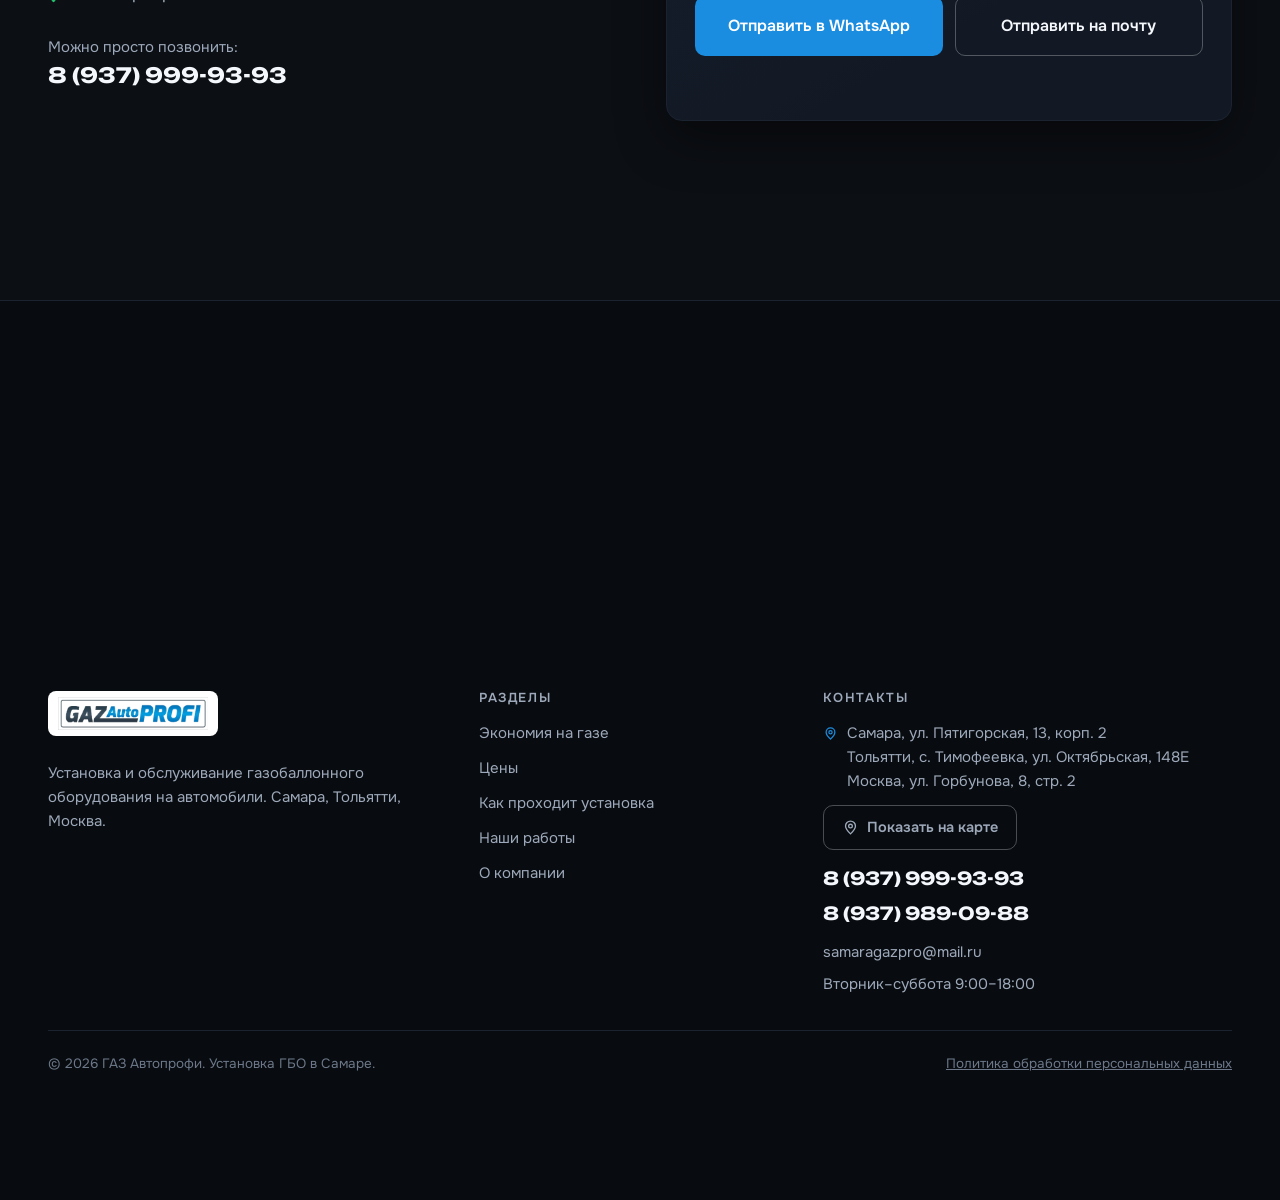
<file: v2/index.html>
<!DOCTYPE html>
<html lang="ru">
<head>
<meta charset="utf-8">
<meta name="viewport" content="width=device-width, initial-scale=1">
<title>Установка ГБО в Самаре — ГАЗ Автопрофи: цены от 32 000 ₽, рассрочка 0 %</title>
<meta name="description" content="Установка газобаллонного оборудования в Самаре: легковые, Газели, микроавтобусы, грузовые. Digitronic 4 и 5 поколения, LOVATO, BRC, LPGTECH. Гарантия 2 года, документы для ГИБДД, рассрочка 0 %, бесплатная мойка.">
<meta name="theme-color" content="#0C0F14">
<link rel="icon" href="../img/logo.png">
<link rel="canonical" href="https://ledaomy26-hash.github.io/gazavtoprofi/v2/">

<link rel="preload" href="../fonts/onest-400-cyr.woff2" as="font" type="font/woff2" crossorigin>
<link rel="preload" href="../fonts/unbounded-800-cyr.woff2" as="font" type="font/woff2" crossorigin>
<link rel="stylesheet" href="../css/fonts.css">
<link rel="stylesheet" href="../css/style.css">
<link rel="stylesheet" href="css/list.css">

<meta property="og:type" content="website">
<meta property="og:site_name" content="ГАЗ Автопрофи">
<meta property="og:locale" content="ru_RU">
<meta property="og:url" content="https://ledaomy26-hash.github.io/gazavtoprofi/v2/">
<meta property="og:title" content="Установка ГБО в Самаре — ГАЗ Автопрофи">
<meta property="og:description" content="Установка ГБО от 32 000 ₽, гарантия 2 года, рассрочка 0 %, документы для ГИБДД. Самара, ул. Пятигорская, 13, корп. 2.">
<meta property="og:image" content="https://ledaomy26-hash.github.io/gazavtoprofi/img/og.jpg">

<script type="application/ld+json">
{
  "@context":"https://schema.org",
  "@type":"AutoRepair",
  "name":"ГАЗ Автопрофи",
  "alternateName":"GAZ Auto PROFI",
  "description":"Установка и обслуживание газобаллонного оборудования на автомобили в Самаре, Тольятти и Москве.",
  "url":"https://ledaomy26-hash.github.io/gazavtoprofi/v2/",
  "logo":"https://ledaomy26-hash.github.io/gazavtoprofi/img/logo.png",
  "image":"https://ledaomy26-hash.github.io/gazavtoprofi/img/og.jpg",
  "telephone":["+7-937-999-93-93","+7-937-989-09-88"],
  "email":"samaragazpro@mail.ru",
  "priceRange":"от 32000 ₽",
  "address":{
    "@type":"PostalAddress",
    "streetAddress":"ул. Пятигорская, 13, корп. 2",
    "addressLocality":"Самара",
    "addressRegion":"Самарская область",
    "addressCountry":"RU"
  },
  "areaServed":[{"@type":"City","name":"Самара"},{"@type":"City","name":"Тольятти"},{"@type":"City","name":"Москва"}],
  "openingHoursSpecification":{
    "@type":"OpeningHoursSpecification",
    "dayOfWeek":["Tuesday","Wednesday","Thursday","Friday","Saturday"],
    "opens":"09:00","closes":"18:00"
  }
}
</script>
</head>
<body>

<a class="propusk" href="#glavnoe">Перейти к содержанию</a>
<div class="hod" id="hod"></div>

<!-- ===================== верхняя строка ===================== -->
<div class="verh">
  <div class="obolochka verh__ryad">
    <span class="verh__punkt verh__punkt--adres">
      <svg viewBox="0 0 24 24" fill="none" stroke="currentColor" stroke-width="2" aria-hidden="true"><path d="M12 21s-7-6.4-7-11a7 7 0 1 1 14 0c0 4.6-7 11-7 11z"/><circle cx="12" cy="10" r="2.6"/></svg>
      Самара, ул. Пятигорская, 13, корп. 2
    </span>
    <span class="verh__punkt">
      <svg viewBox="0 0 24 24" fill="none" stroke="currentColor" stroke-width="2" aria-hidden="true"><circle cx="12" cy="12" r="9"/><path d="M12 7v5.2l3.4 2"/></svg>
      Вт–Сб 9:00–18:00
    </span>
    <span class="verh__tel">
      <a href="tel:+79379999393">8 (937) 999-93-93</a>
      <a href="tel:+79379890988">8 (937) 989-09-88</a>
    </span>
  </div>
</div>

<!-- ===================== шапка ===================== -->
<header class="shapka">
  <div class="obolochka shapka__ryad">
    <a class="logo" href="#glavnoe" aria-label="ГАЗ Автопрофи — наверх">
      <img src="../img/logo.png" alt="ГАЗ Автопрофи" width="440" height="96">
    </a>

    <nav class="menu" id="menu" aria-label="Главное меню">
      <a href="#kalkulyator">Экономия</a>
      <a href="#ceny">Цены</a>
      <a href="#kak">Как проходит</a>
      <a href="#raboty">Работы</a>
      <a href="#o-nas">О компании</a>
      <a href="#kontakty">Контакты</a>
    </nav>

    <div class="shapka__knopki">
      <a class="knopka obvodka" href="#zayavka">Записаться</a>
    </div>

    <button class="burger" id="burger" aria-label="Меню" aria-expanded="false" aria-controls="menu">
      <span></span><span></span><span></span>
    </button>
  </div>
</header>

<nav class="tochki" id="tochki" aria-label="Экраны страницы"></nav>

<main id="glavnoe">

<!-- ===================== 1. герой ===================== -->
<section class="geroy ekran" id="nachalo">
  <div class="geroy__fon">
    <picture>
      <source media="(max-width:760px)" type="image/webp" srcset="../img/geroy-m.webp">
      <source type="image/webp" srcset="../img/geroy.webp">
      <img src="../img/geroy.jpg" alt="" width="1800" height="714" fetchpriority="high" decoding="async">
    </picture>
  </div>

  <div class="obolochka geroy__soderzhimoe">
    <h1>Установка ГБО <span>в Самаре</span></h1>
    <p class="geroy__lid">
      Переводим на газ легковые автомобили, Газели, микроавтобусы и грузовые.
      Digitronic 4 и 5 поколения, LOVATO, BRC, LPGTECH — итальянское
      и польское оборудование. Работа занимает от 2 до 8 часов.
    </p>

    <div class="geroy__knopki">
      <a class="knopka knopka--zhelt obvodka" href="#kalkulyator">Посчитать мою экономию</a>
      <a class="knopka knopka--prizrak" href="#ceny">Цены на установку</a>
    </div>

    <div class="geroy__cifry">
      <div class="geroy__cifra">
        <b data-schet="32000" data-hvost=" ₽">32 000 ₽</b>
        <span>цена установки, от</span>
      </div>
      <div class="geroy__cifra">
        <b data-schet="2000" data-hvost="+">2000+</b>
        <span>автомобилей перевели на газ</span>
      </div>
      <div class="geroy__cifra">
        <b data-schet="20" data-hvost=" лет">20 лет</b>
        <span>опыт работы</span>
      </div>
      <div class="geroy__cifra">
        <b data-schet="2" data-hvost=" года">2 года</b>
        <span>гарантии на установку</span>
      </div>
    </div>
  </div>

  <p class="podskazka">
    <svg viewBox="0 0 24 24" fill="none" stroke="currentColor" stroke-width="2" aria-hidden="true"><path d="M12 5v14M6 13l6 6 6-6"/></svg>
    Крутите колесо — страница листается
  </p>
</section>

<!-- ===================== 2. преимущества ===================== -->
<section class="ekran" id="pochemu" style="background:var(--fon2);border-block:1px solid var(--fon3)">
  <div class="obolochka">
    <p class="nadzag">Почему к нам</p>
    <h2>Что вы получаете, кроме газа в баке</h2>
    <div class="polosa__setka" style="margin-top:clamp(28px,4vw,52px)">
      <div class="polosa__punkt">
        <svg viewBox="0 0 24 24" fill="none" stroke="currentColor" stroke-width="1.8" aria-hidden="true"><path d="M12 3l7.5 3v6c0 4.6-3.2 8.2-7.5 9.6C7.7 20.2 4.5 16.6 4.5 12V6L12 3z"/><path d="M9 12.2l2.2 2.2 4-4.4"/></svg>
        <div><b>Гарантия 2 года</b><span>На установку и оборудование, с обслуживанием каждые 15 000 км</span></div>
      </div>
      <div class="polosa__punkt">
        <svg viewBox="0 0 24 24" fill="none" stroke="currentColor" stroke-width="1.8" aria-hidden="true"><rect x="4" y="3" width="16" height="18" rx="2.4"/><path d="M8 8h8M8 12h8M8 16h5"/></svg>
        <div><b>Документы для ГИБДД</b><span>Готовим полный пакет для регистрации переоборудования</span></div>
      </div>
      <div class="polosa__punkt">
        <svg viewBox="0 0 24 24" fill="none" stroke="currentColor" stroke-width="1.8" aria-hidden="true"><circle cx="12" cy="12" r="9"/><path d="M12 6.6V12l3.6 2.2"/></svg>
        <div><b>Установка за 2–8 часов</b><span>Срок зависит от машины, называем его до начала работы</span></div>
      </div>
      <div class="polosa__punkt">
        <svg viewBox="0 0 24 24" fill="none" stroke="currentColor" stroke-width="1.8" aria-hidden="true"><path d="M4 17h16M6 17V9.5A2.5 2.5 0 0 1 8.5 7h7A2.5 2.5 0 0 1 18 9.5V17"/><path d="M9 4.2c0 1-1.4 1.4-1.4 2.6M15 4.2c0 1-1.4 1.4-1.4 2.6"/></svg>
        <div><b>Бесплатная мойка</b><span>Моем автомобиль перед установкой — работаем по чистому</span></div>
      </div>
      <div class="polosa__punkt">
        <svg viewBox="0 0 24 24" fill="none" stroke="currentColor" stroke-width="1.8" aria-hidden="true"><rect x="3" y="6" width="18" height="13" rx="2.5"/><path d="M3 10.5h18M7 15h3"/></svg>
        <div><b>Рассрочка 0 %</b><span>Экономия на газе идёт раньше, чем платежи за оборудование</span></div>
      </div>
      <div class="polosa__punkt">
        <svg viewBox="0 0 24 24" fill="none" stroke="currentColor" stroke-width="1.8" aria-hidden="true"><path d="M4 19V5M20 19V5M4 12h16"/><circle cx="8" cy="8" r="1.6"/><circle cx="16" cy="16" r="1.6"/></svg>
        <div><b>Свой склад запчастей</b><span>Ремонт делаем в день обращения, а не через неделю</span></div>
      </div>
    </div>
  </div>
</section>

<!-- ===================== 3. калькулятор ===================== -->
<section class="ekran" id="kalkulyator">
  <div class="obolochka">
    <p class="nadzag">Считаем без обещаний</p>
    <h2>Сколько вы сэкономите на газе</h2>
    <p class="lid" style="margin-bottom:26px">
      Подвиньте ползунки под свой автомобиль. Цены на топливо поставьте те,
      что на вашей заправке сегодня.
    </p>

    <div class="kalk">
      <div class="kalk__setka">
        <div>
          <div class="pole">
            <label for="probeg">Пробег в месяц <b class="pole__znach" id="probegZ">1500 км</b></label>
            <input type="range" id="probeg" min="300" max="8000" step="100" value="1500">
          </div>
          <div class="pole">
            <label for="rashod">Расход бензина <b class="pole__znach" id="rashodZ">10 л/100 км</b></label>
            <input type="range" id="rashod" min="5" max="25" step="0.5" value="10">
          </div>
          <div class="pole">
            <label for="cenaB">Цена бензина <b class="pole__znach" id="cenaBZ">62 ₽/л</b></label>
            <input type="range" id="cenaB" min="40" max="90" step="0.5" value="62">
          </div>
          <div class="pole">
            <label for="cenaG">Цена газа <b class="pole__znach" id="cenaGZ">29 ₽/л</b></label>
            <input type="range" id="cenaG" min="15" max="45" step="0.5" value="29">
          </div>
          <div class="pole" style="margin-bottom:0">
            <label for="ustanovka">Стоимость установки <b class="pole__znach" id="ustanovkaZ">32 000 ₽</b></label>
            <input type="range" id="ustanovka" min="32000" max="90000" step="1000" value="32000">
          </div>
        </div>

        <div class="itog">
          <div class="itog__stroka"><span>Сейчас на бензине</span><b id="itogB">—</b></div>
          <div class="itog__stroka"><span>Станет на газе</span><b id="itogG">—</b></div>
          <div class="itog__stroka itog__glavnoe"><span>Экономия в месяц</span><b id="itogE">—</b></div>
          <div class="itog__stroka"><span>За год</span><b id="itogGod">—</b></div>
          <div class="itog__stroka"><span>Установка окупится через</span><b id="itogOk">—</b></div>
          <p class="itog__snoska">
            Расход газа считаем на 15 % выше бензинового — так и бывает
            на практике. Точную цифру по вашему автомобилю назовём после осмотра.
          </p>
          <a class="knopka knopka--shirokaya" href="#zayavka" style="margin-top:14px">Записаться на установку</a>
        </div>
      </div>
    </div>
  </div>
</section>

<!-- ===================== 4. цены ===================== -->
<section class="ekran" id="ceny" style="background:var(--fon2);border-block:1px solid var(--fon3)">
  <div class="obolochka">
    <p class="nadzag">Прайс-лист</p>
    <h2>Цены на установку ГБО</h2>
    <p class="lid" style="margin-bottom:26px">
      В сумму входит работа и оборудование в базовой комплектации. Цена зависит
      от мощности двигателя, числа цилиндров и типа баллона.
    </p>

    <div class="ceny">
      <article class="cena">
        <p class="cena__vid">4 цилиндра</p>
        <h3>ГБО <span class="nerazryv">4-го</span> поколения</h3>
        <p class="cena__summa"><small>от</small>32 000 ₽</p>
        <ul class="cena__marki"><li>Kia Rio</li><li>Лада Нива</li><li>Fiat Doblo</li></ul>
        <a class="knopka" href="#zayavka">Записаться</a>
      </article>
      <article class="cena">
        <p class="cena__vid">Газели</p>
        <h3>ГБО на коммерческий транспорт</h3>
        <p class="cena__summa"><small>от</small>35 000 ₽</p>
        <ul class="cena__marki"><li>Газель Борт</li><li>Газель Бизнес</li><li>Газель микроавтобус</li></ul>
        <a class="knopka" href="#zayavka">Записаться</a>
      </article>
      <article class="cena">
        <p class="cena__vid">6 цилиндров</p>
        <h3>ГБО <span class="nerazryv">4-го</span> поколения</h3>
        <p class="cena__summa"><small>от</small>55 000 ₽</p>
        <ul class="cena__marki"><li>Honda Pilot</li><li>Chevrolet TrailBlazer</li><li>Chevrolet Captiva</li></ul>
        <a class="knopka" href="#zayavka">Записаться</a>
      </article>
      <article class="cena">
        <p class="cena__vid">8 цилиндров</p>
        <h3>ГБО <span class="nerazryv">4-го</span> поколения</h3>
        <p class="cena__summa"><small>от</small>70 000 ₽</p>
        <ul class="cena__marki"><li>Toyota Land Cruiser 200</li><li>Hummer H2</li><li>BMW X5</li></ul>
        <a class="knopka" href="#zayavka">Записаться</a>
      </article>
    </div>
  </div>
</section>

<!-- ===================== 5. дополнительные работы ===================== -->
<section class="ekran" id="dop">
  <div class="obolochka">
    <p class="nadzag">Отдельно</p>
    <h2>Дополнительные работы</h2>
    <div class="dop" style="margin-top:26px">
      <table>
        <tbody>
          <tr><td>Установка заправочного устройства в лючок бензобака</td><td>1 000 ₽</td></tr>
          <tr><td>Установка форсунок AEB (гарантия 100 000 км)</td><td>8 300 ₽</td></tr>
          <tr><td>Установка редуктора NORDIC XP</td><td>9 000 ₽</td></tr>
          <tr><td>Установка редуктора EMER PALLADIO</td><td>15 000 ₽</td></tr>
          <tr><td>Установка редуктора ALASKA / NORDIC</td><td>7 000 ₽</td></tr>
          <tr><td>Установка мультиклапана с электромагнитным клапаном</td><td>6 000 ₽</td></tr>
          <tr><td>Установка датчика уровня</td><td>1 000 ₽</td></tr>
        </tbody>
      </table>
    </div>
    <p class="lid" style="margin-top:22px">
      Стоимость монтажа с баллонами других размеров уточняйте по телефону
      <a href="tel:+79379999393" style="color:var(--sin)">8 (937) 999-93-93</a>.
    </p>
  </div>
</section>

<!-- ===================== 6. как проходит ===================== -->
<section class="ekran" id="kak" style="background:var(--fon2);border-block:1px solid var(--fon3)">
  <div class="obolochka">
    <p class="nadzag">Порядок работы</p>
    <h2>Как проходит установка</h2>
    <p class="lid" style="margin-bottom:26px">
      От звонка до выезда на газе — четыре шага. Сумму называем до того,
      как машина заедет в бокс.
    </p>
    <div class="shagi">
      <article class="shag">
        <h3>Осмотр и расчёт</h3>
        <p>Смотрим двигатель, подбираем оборудование и баллон под вашу машину. Называем точную цену и срок.</p>
      </article>
      <article class="shag">
        <h3>Мойка и подготовка</h3>
        <p>Моем автомобиль бесплатно — по грязной машине не работаем. Готовим место под баллон.</p>
      </article>
      <article class="shag">
        <h3>Монтаж и настройка</h3>
        <p>Ставим редуктор, форсунки, мультиклапан и электронику. Настраиваем впрыск на диагностическом стенде.</p>
      </article>
      <article class="shag">
        <h3>Документы для ГИБДД</h3>
        <p>Выдаём пакет документов на переоборудование, чтобы вы зарегистрировали изменения в ГИБДД.</p>
      </article>
    </div>
  </div>
</section>

<!-- ===================== 7. о компании ===================== -->
<section class="ekran" id="o-nas">
  <div class="obolochka dvoyka">
    <div>
      <p class="nadzag">О нас</p>
      <h2>ГАЗ Автопрофи</h2>
      <p class="lid">
        Больше двадцати лет занимаемся переоборудованием автомобилей на газовые
        системы питания. Техцентр в Самаре открыт в 2014 году, работаем
        ещё в Тольятти и Москве.
      </p>
      <ul class="spisok">
        <li><b>Более 2000 автомобилей</b> переведено на газ — от классики до современных инжекторных</li>
        <li><b>Прямые поставки из Европы</b> — закупку и логистику оборудования организуем сами</li>
        <li><b>Свой склад запчастей</b> — ремонт делаем в день обращения</li>
        <li><b>Обслуживание после установки</b> — диагностика, настройка и ремонт ГБО</li>
      </ul>
    </div>
    <div class="dvoyka__foto">
      <picture>
        <source type="image/webp" srcset="../img/mehanik.webp">
        <img src="../img/mehanik.jpg" alt="Мастер ГАЗ Автопрофи за работой в цехе" width="1600" height="555" decoding="async">
      </picture>
    </div>
  </div>
</section>

<!-- ===================== 8. работы ===================== -->
<section class="ekran ekran--raboty" id="raboty" style="background:var(--fon2);border-block:1px solid var(--fon3)">
  <div class="obolochka">
    <p class="nadzag">Наши работы</p>
    <h2>Машины, которые мы перевели на газ</h2>
    <p class="lid" style="margin-bottom:24px">
      Все снимки — с нашей площадки в Самаре.
    </p>
    <div class="raboty">
      <figure class="rabota">
        <picture><source type="image/webp" srcset="../img/r1.webp">
          <img src="../img/r1.jpg" alt="Lexus RX после установки ГБО" width="760" height="571" decoding="async"></picture>
        <figcaption>Lexus RX<span>LPG TECH, 6 цилиндров</span></figcaption>
      </figure>
      <figure class="rabota">
        <picture><source type="image/webp" srcset="../img/r2.webp">
          <img src="../img/r2.jpg" alt="Subaru Forester после установки ГБО" width="760" height="550" decoding="async"></picture>
        <figcaption>Subaru Forester<span>ГБО 4-го поколения</span></figcaption>
      </figure>
      <figure class="rabota">
        <picture><source type="image/webp" srcset="../img/r3.webp">
          <img src="../img/r3.jpg" alt="Lada Vesta после установки ГБО" width="760" height="448" decoding="async"></picture>
        <figcaption>Lada Vesta<span>ГБО 4-го поколения</span></figcaption>
      </figure>
      <figure class="rabota">
        <picture><source type="image/webp" srcset="../img/r4.webp">
          <img src="../img/r4.jpg" alt="Range Rover после перевода на газ" width="760" height="441" decoding="async"></picture>
        <figcaption>Range Rover<span>LPG TECH, 8 цилиндров</span></figcaption>
      </figure>
      <figure class="rabota">
        <picture><source type="image/webp" srcset="../img/r5.webp">
          <img src="../img/r5.jpg" alt="Hyundai Solaris после установки ГБО" width="760" height="551" decoding="async"></picture>
        <figcaption>Hyundai Solaris<span>ГБО 4-го поколения</span></figcaption>
      </figure>
      <figure class="rabota">
        <picture><source type="image/webp" srcset="../img/r9.webp">
          <img src="../img/r9.jpg" alt="Таксопарк после перевода на газ" width="760" height="401" decoding="async"></picture>
        <figcaption>Таксопарки<span>Переводим парки целиком</span></figcaption>
      </figure>
    </div>
  </div>
</section>

<!-- ===================== 9. оборудование ===================== -->
<section class="ekran" id="oborudovanie">
  <div class="obolochka dvoyka">
    <div>
      <p class="nadzag">Оборудование</p>
      <h2>С чем работаем</h2>
      <p class="lid">
        Основа — <b style="color:var(--svet)">Digitronic 4 и 5 поколения</b>:
        заводы в Польше и Италии, по многолетнему опыту самое надёжное
        в эксплуатации. Ставим и другие проверенные марки.
      </p>
      <div class="marki" style="margin-top:22px">
        <div class="marka">DIGITRONIC<span>Италия / Польша</span></div>
        <div class="marka">LOVATO<span>Италия</span></div>
        <div class="marka">BRC<span>Италия</span></div>
        <div class="marka">LPGTECH<span>Польша</span></div>
      </div>
      <ul class="spisok" style="margin-top:20px">
        <li><b>4-е и 5-е поколение</b> — распределённый впрыск с обратной связью по EOBD</li>
        <li><b>Непосредственный впрыск</b> — для двигателей TSI, FSI, GDI</li>
        <li><b>Метан</b> — перевод на компримированный газ</li>
      </ul>
    </div>
    <div class="dvoyka__foto">
      <picture>
        <source type="image/webp" srcset="../img/ballon.webp">
        <img src="../img/ballon.jpg" alt="Тороидальный баллон с мультиклапаном и электроникой Digitronic" width="900" height="813" decoding="async">
      </picture>
    </div>
  </div>
</section>

<!-- ===================== 10. вопросы ===================== -->
<section class="ekran" id="voprosy" style="background:var(--fon2);border-block:1px solid var(--fon3)">
  <div class="obolochka">
    <p class="nadzag">Частые вопросы</p>
    <h2>О чём спрашивают чаще всего</h2>
    <div class="voprosy" style="margin-top:26px">
      <details class="vopros">
        <summary>Нужно ли регистрировать ГБО в ГИБДД?</summary>
        <div class="vopros__telo">
          <p>Да. Мы выдаём полный пакет документов на установленное оборудование
          и подсказываем порядок действий — от заявления до внесения изменений
          в документы на машину.</p>
        </div>
      </details>
      <details class="vopros">
        <summary>Сколько времени машина будет у вас?</summary>
        <div class="vopros__telo">
          <p>От 2 до 8 часов. Легковой автомобиль обычно занимает половину дня,
          машины с непосредственным впрыском — дольше. Точный срок называем
          при осмотре.</p>
        </div>
      </details>
      <details class="vopros">
        <summary>Что с гарантией и обслуживанием?</summary>
        <div class="vopros__telo">
          <p>Гарантия 2 года. Обслуживание — каждые 15 000 км: замена фильтров,
          проверка и настройка. Запас запчастей на складе позволяет выполнить
          ремонт в день обращения.</p>
        </div>
      </details>
      <details class="vopros">
        <summary>Правда ли, что на газе двигатель изнашивается быстрее?</summary>
        <div class="vopros__telo">
          <p>При правильно настроенной системе — нет. Газ сгорает чище бензина,
          меньше нагара и грязи в масле. Ключевое слово — настройка: после
          монтажа мы отстраиваем впрыск на стенде, а не отдаём машину «как есть».</p>
        </div>
      </details>
    </div>
  </div>
</section>

<!-- ===================== 11. заявка ===================== -->
<section class="ekran" id="zayavka">
  <div class="obolochka dvoyka">
    <div>
      <p class="nadzag">Запись</p>
      <h2>Записаться на установку</h2>
      <p class="lid">
        Оставьте имя и телефон — перезвоним, уточним марку машины и назовём
        точную цену. Или напишите сразу в WhatsApp: так быстрее.
      </p>
      <ul class="spisok">
        <li>Перезваниваем в рабочее время — <b>со вторника по субботу, 9:00–18:00</b></li>
        <li>Цену называем <b>до начала работы</b>, а не после</li>
        <li>Осмотр и расчёт — <b>бесплатно</b></li>
      </ul>
      <p style="margin-top:22px;font-size:15px;color:var(--tuskl)">
        Можно просто позвонить:<br>
        <a href="tel:+79379999393" style="color:var(--svet);font-weight:600;font-size:21px;font-family:var(--shrift-zag);text-decoration:none">8 (937) 999-93-93</a>
      </p>
    </div>

    <form class="zayavka forma" id="forma" novalidate>
      <div class="forma__ryad">
        <div class="pole">
          <label for="fIma">Как к вам обращаться</label>
          <input type="text" id="fIma" name="ima" autocomplete="name" placeholder="Имя" required>
        </div>
        <div class="pole">
          <label for="fTel">Телефон</label>
          <input type="tel" id="fTel" name="tel" autocomplete="tel" placeholder="+7 ___ ___-__-__" required>
        </div>
      </div>
      <div class="pole">
        <label for="fAvto">Автомобиль</label>
        <input type="text" id="fAvto" name="avto" placeholder="Марка, модель, год — например, Kia Rio 2019">
      </div>
      <div class="pole">
        <label for="fUsluga">Что нужно</label>
        <select id="fUsluga" name="usluga">
          <option>Установка ГБО</option>
          <option>Установка ГБО в рассрочку</option>
          <option>Перевод на метан</option>
          <option>Обслуживание и ремонт ГБО</option>
          <option>Документы для регистрации в ГИБДД</option>
          <option>Перевод таксопарка</option>
          <option>Другое — расскажу по телефону</option>
        </select>
      </div>
      <label class="soglasie">
        <input type="checkbox" id="fSoglasie" name="soglasie" required>
        <span>Я даю согласие на обработку персональных данных, указанных в этой форме,
          для ответа на моё обращение — в порядке
          <a href="politika.html">политики обработки персональных данных</a>
          и Федерального закона от 27.07.2006 № 152-ФЗ.</span>
      </label>
      <div class="forma__knopki">
        <button class="knopka" type="button" data-otpravit="whatsapp">Отправить в WhatsApp</button>
        <button class="knopka knopka--prizrak" type="button" data-otpravit="pochta">Отправить на почту</button>
      </div>
      <p class="forma__status" id="status" role="status"></p>
    </form>
  </div>
</section>

</main>

<!-- ===================== подвал / контакты ===================== -->
<footer class="podval" id="kontakty">
  <div class="obolochka">
    <div class="podval__setka">
      <div>
        <a class="podval__logo" href="#glavnoe" aria-label="ГАЗ Автопрофи">
          <img src="../img/logo.png" alt="ГАЗ Автопрофи" width="440" height="96">
        </a>
        <p style="color:var(--tuskl);margin:0">
          Установка и обслуживание газобаллонного оборудования на автомобили.
          Самара, Тольятти, Москва.
        </p>
      </div>

      <div>
        <h4>Разделы</h4>
        <ul>
          <li><a href="#kalkulyator">Экономия на газе</a></li>
          <li><a href="#ceny">Цены</a></li>
          <li><a href="#kak">Как проходит установка</a></li>
          <li><a href="#raboty">Наши работы</a></li>
          <li><a href="#o-nas">О компании</a></li>
        </ul>
      </div>

      <div>
        <h4>Контакты</h4>
        <!-- Адреса сделаны ссылками на Яндекс.Карты: в этой версии нет
             отдельной страницы контактов, и без них с сайта некуда нажать,
             чтобы построить маршрут. -->
        <p class="podval__adres">
          <svg viewBox="0 0 24 24" fill="none" stroke="currentColor" stroke-width="2" aria-hidden="true"><path d="M12 21s-7-6.4-7-11a7 7 0 1 1 14 0c0 4.6-7 11-7 11z"/><circle cx="12" cy="10" r="2.6"/></svg>
          <span>
            <a class="adres-ssylka" href="https://yandex.ru/maps/?text=Самара, улица Пятигорская, 13 корпус 2" target="_blank" rel="noopener">Самара, ул. Пятигорская, 13, корп. 2</a><br>
            <a class="adres-ssylka" href="https://yandex.ru/maps/?text=Тольятти, Тимофеевка, улица Октябрьская, 148Е" target="_blank" rel="noopener">Тольятти, с. Тимофеевка, ул. Октябрьская, 148Е</a><br>
            <a class="adres-ssylka" href="https://yandex.ru/maps/?text=Москва, улица Горбунова, 8 строение 2" target="_blank" rel="noopener">Москва, ул. Горбунова, 8, стр. 2</a>
          </span>
        </p>
        <p style="margin:0 0 14px">
          <a class="knopka knopka--prizrak knopka--karta" href="https://yandex.ru/maps/?rtext=~Самара, улица Пятигорская, 13 корпус 2&rtt=auto" target="_blank" rel="noopener">
            <svg viewBox="0 0 24 24" fill="none" stroke="currentColor" stroke-width="1.9" aria-hidden="true" style="width:17px;height:17px"><path d="M12 21s-7-6.4-7-11a7 7 0 1 1 14 0c0 4.6-7 11-7 11z"/><circle cx="12" cy="10" r="2.6"/></svg>
            Показать на карте
          </a>
        </p>
        <p class="podval__tel" style="margin:0 0 6px"><a href="tel:+79379999393">8 (937) 999-93-93</a></p>
        <p class="podval__tel" style="margin:0 0 12px"><a href="tel:+79379890988">8 (937) 989-09-88</a></p>
        <p style="margin:0"><a href="mailto:samaragazpro@mail.ru">samaragazpro@mail.ru</a></p>
        <p style="margin:8px 0 0;color:var(--tuskl)">Вторник–суббота 9:00–18:00</p>
      </div>
    </div>

    <div class="podval__niz">
      <span>© <span id="god">2026</span> ГАЗ Автопрофи. Установка ГБО в Самаре.</span>
      <a href="politika.html">Политика обработки персональных данных</a>
    </div>
  </div>
</footer>

<nav class="pribor" aria-label="Быстрые действия">
  <a class="glavnaya" href="tel:+79379999393">
    <svg viewBox="0 0 24 24" fill="none" stroke="currentColor" stroke-width="2" aria-hidden="true"><path d="M5 4h3.4l1.7 4.2-2.1 1.5a12 12 0 0 0 5.3 5.3l1.5-2.1L19 14.6V18a2 2 0 0 1-2.2 2A15.5 15.5 0 0 1 4 7.2 2 2 0 0 1 5 4z"/></svg>
    Позвонить
  </a>
  <a href="https://wa.me/79379999393" target="_blank" rel="noopener">
    <svg viewBox="0 0 24 24" fill="currentColor" aria-hidden="true"><path d="M12 2a10 10 0 0 0-8.6 15L2 22l5.2-1.4A10 10 0 1 0 12 2zm5.6 14.2c-.2.7-1.4 1.3-2 1.4-.5.1-1.1.1-1.8-.1-.4-.1-1-.3-1.7-.6-3-1.3-4.9-4.3-5-4.5-.2-.2-1.2-1.6-1.2-3s.7-2.1 1-2.4c.3-.3.6-.4.8-.4h.6c.2 0 .4 0 .7.5l.9 2.2c.1.2.1.4 0 .5l-.4.6-.3.3c-.1.2-.3.3-.1.6.2.3.8 1.3 1.7 2.1 1.1 1 2 1.3 2.3 1.5.3.1.5.1.6-.1l.9-1c.2-.2.4-.2.6-.1l2 1c.3.1.5.2.5.3.1.2.1.7-.1 1.2z"/></svg>
    WhatsApp
  </a>
  <a href="#zayavka">
    <svg viewBox="0 0 24 24" fill="none" stroke="currentColor" stroke-width="2" aria-hidden="true"><path d="M4 6.5h16v11H4z"/><path d="M4 7l8 6 8-6"/></svg>
    Заявка
  </a>
</nav>

<script src="../js/main.js" defer></script>
<script src="js/listanie.js" defer></script>
<script src="js/tochki.js" defer></script>
</body>
</html>
</file>
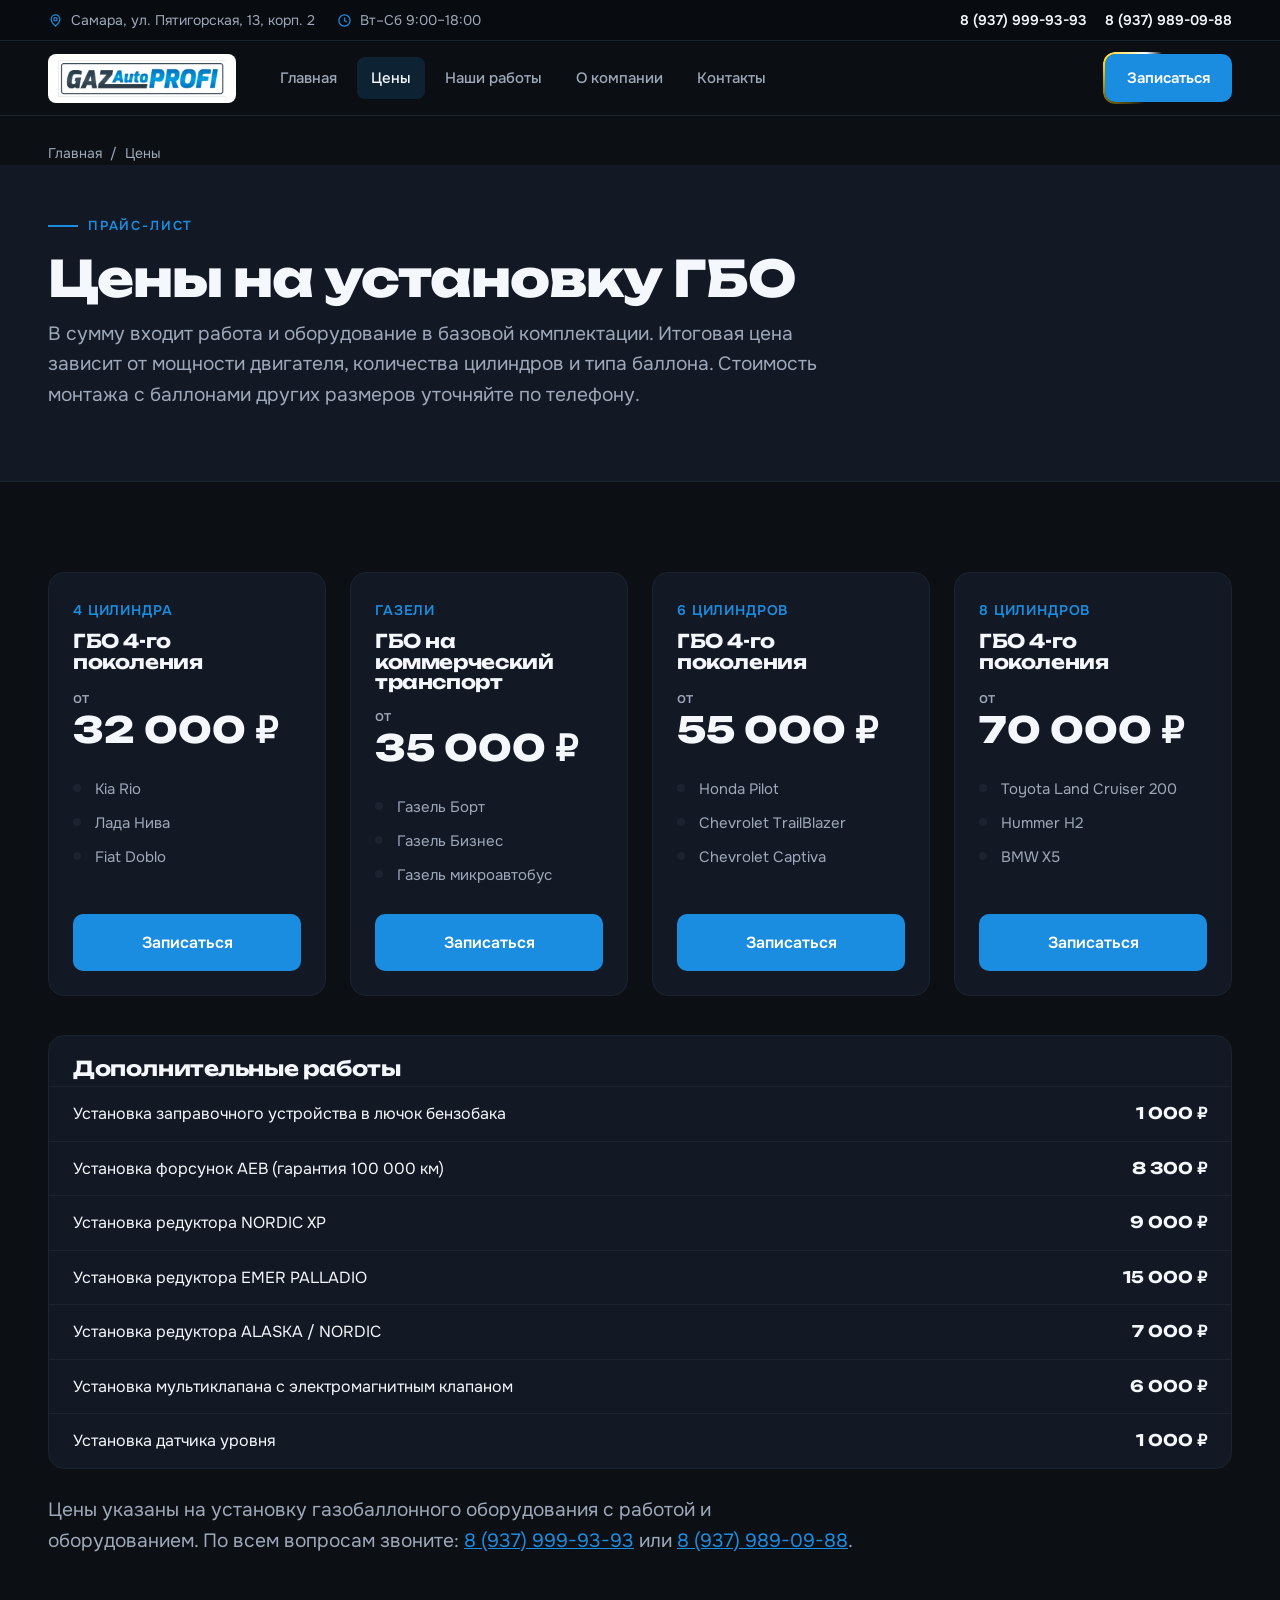
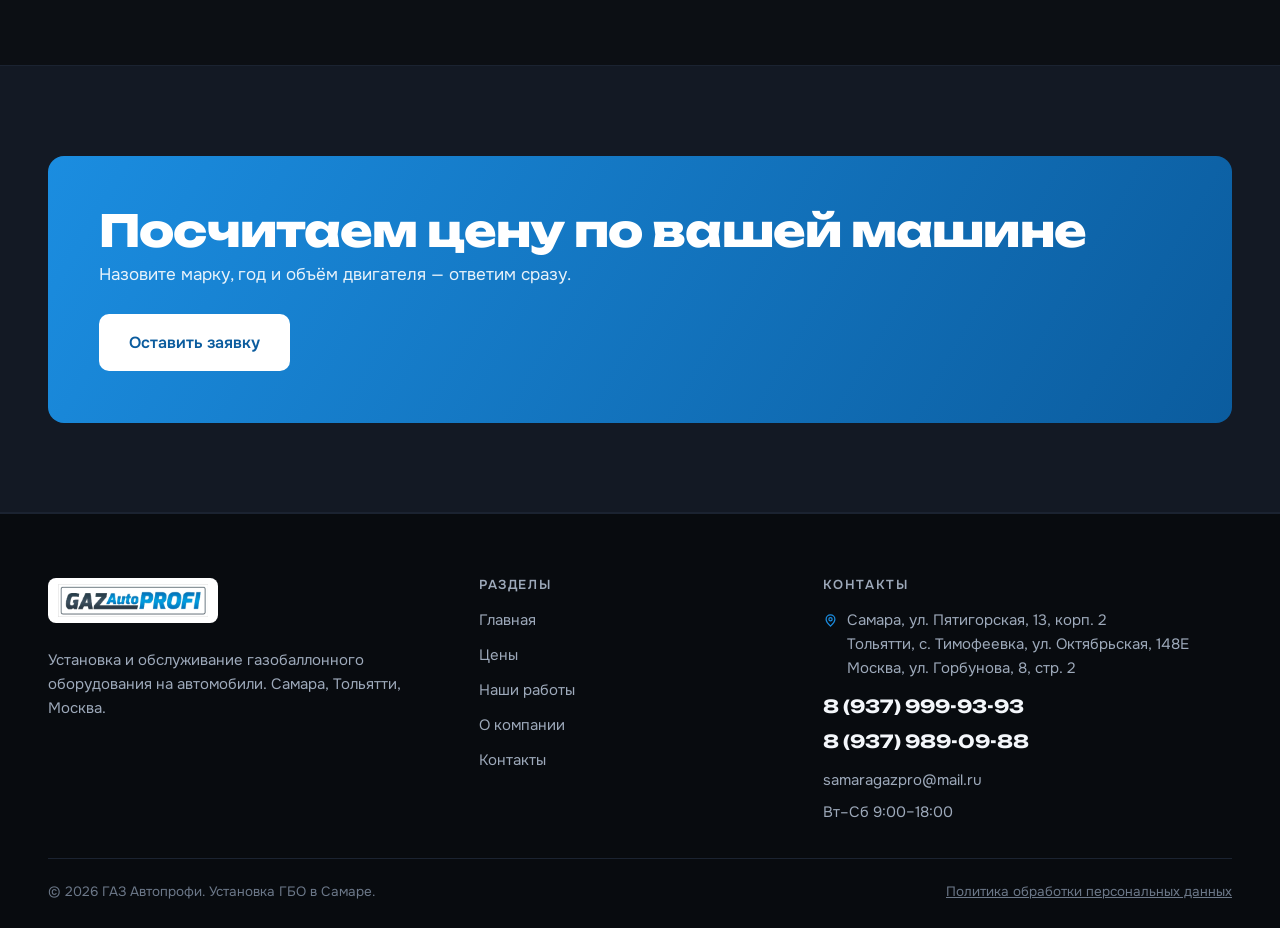
<file: czeny.html>
<!DOCTYPE html>
<html lang="ru">
<head>
<meta charset="utf-8">
<meta name="viewport" content="width=device-width, initial-scale=1">
<title>Цены на установку ГБО в Самаре — ГАЗ Автопрофи</title>
<meta name="description" content="Прайс-лист на установку газобаллонного оборудования: 4 цилиндра от 32 000 ₽, Газели от 35 000 ₽, 6 цилиндров от 55 000 ₽, 8 цилиндров от 70 000 ₽. Дополнительные работы и цены на редукторы, форсунки, мультиклапаны.">
<meta name="theme-color" content="#0C0F14">
<link rel="icon" href="img/logo.png">
<link rel="canonical" href="https://ledaomy26-hash.github.io/gazavtoprofi/czeny.html">

<link rel="preload" href="fonts/onest-400-cyr.woff2" as="font" type="font/woff2" crossorigin>
<link rel="preload" href="fonts/unbounded-800-cyr.woff2" as="font" type="font/woff2" crossorigin>
<link rel="stylesheet" href="css/fonts.css">
<link rel="stylesheet" href="css/style.css">

<meta property="og:type" content="website">
<meta property="og:site_name" content="ГАЗ Автопрофи">
<meta property="og:locale" content="ru_RU">
<meta property="og:url" content="https://ledaomy26-hash.github.io/gazavtoprofi/czeny.html">
<meta property="og:title" content="Цены на установку ГБО в Самаре — ГАЗ Автопрофи">
<meta property="og:description" content="Прайс-лист на установку газобаллонного оборудования: 4 цилиндра от 32 000 ₽, Газели от 35 000 ₽, 6 цилиндров от 55 000 ₽, 8 цилиндров от 70 000 ₽. Дополнительные работы и цены на редукторы, форсунки, мультиклапаны.">
<meta property="og:image" content="https://ledaomy26-hash.github.io/gazavtoprofi/img/og.jpg">
</head>
<body>

<a class="propusk" href="#glavnoe">Перейти к содержанию</a>

<!-- ===================== верхняя строка ===================== -->
<div class="verh">
  <div class="obolochka verh__ryad">
    <span class="verh__punkt verh__punkt--adres">
      <svg viewBox="0 0 24 24" fill="none" stroke="currentColor" stroke-width="2" aria-hidden="true"><path d="M12 21s-7-6.4-7-11a7 7 0 1 1 14 0c0 4.6-7 11-7 11z"/><circle cx="12" cy="10" r="2.6"/></svg>
      Самара, ул. Пятигорская, 13, корп. 2
    </span>
    <span class="verh__punkt">
      <svg viewBox="0 0 24 24" fill="none" stroke="currentColor" stroke-width="2" aria-hidden="true"><circle cx="12" cy="12" r="9"/><path d="M12 7v5.2l3.4 2"/></svg>
      Вт–Сб 9:00–18:00
    </span>
    <span class="verh__tel">
      <a href="tel:+79379999393">8 (937) 999-93-93</a>
      <a href="tel:+79379890988">8 (937) 989-09-88</a>
    </span>
  </div>
</div>

<!-- ===================== шапка ===================== -->
<header class="shapka">
  <div class="obolochka shapka__ryad">
    <a class="logo" href="index.html" aria-label="ГАЗ Автопрофи — на главную">
      <img src="img/logo.png" alt="ГАЗ Автопрофи" width="440" height="96">
    </a>

    <nav class="menu" id="menu" aria-label="Главное меню">
      <a href="index.html">Главная</a>
      <a href="czeny.html" aria-current="page">Цены</a>
      <a href="raboty.html">Наши работы</a>
      <a href="o-kompanii.html">О компании</a>
      <a href="kontakty.html">Контакты</a>
    </nav>

    <div class="shapka__knopki">
      <a class="knopka obvodka" href="index.html#zayavka">Записаться</a>
    </div>

    <button class="burger" id="burger" aria-label="Меню" aria-expanded="false" aria-controls="menu">
      <span></span><span></span><span></span>
    </button>
  </div>
</header>

<main id="glavnoe">
<div class="obolochka hleb">
  <a href="index.html">Главная</a> &nbsp;/&nbsp; Цены
</div>
<div class="stranica-verh">
  <div class="obolochka">
    <p class="nadzag">Прайс-лист</p>
    <h1>Цены на установку ГБО</h1>
    <p class="lid">
      В сумму входит работа и оборудование в базовой комплектации. Итоговая цена
      зависит от мощности двигателя, количества цилиндров и типа баллона.
      Стоимость монтажа с баллонами других размеров уточняйте по телефону.
    </p>
  </div>
</div>

<section>
  <div class="obolochka">
    <div class="ceny">
      <article class="cena voznik">
        <p class="cena__vid">4 цилиндра</p>
        <h3>ГБО <span class="nerazryv">4-го</span> поколения</h3>
        <p class="cena__summa"><small>от</small>32 000 ₽</p>
        <ul class="cena__marki"><li>Kia Rio</li><li>Лада Нива</li><li>Fiat Doblo</li></ul>
        <a class="knopka" href="index.html#zayavka">Записаться</a>
      </article>
      <article class="cena voznik">
        <p class="cena__vid">Газели</p>
        <h3>ГБО на коммерческий транспорт</h3>
        <p class="cena__summa"><small>от</small>35 000 ₽</p>
        <ul class="cena__marki"><li>Газель Борт</li><li>Газель Бизнес</li><li>Газель микроавтобус</li></ul>
        <a class="knopka" href="index.html#zayavka">Записаться</a>
      </article>
      <article class="cena voznik">
        <p class="cena__vid">6 цилиндров</p>
        <h3>ГБО <span class="nerazryv">4-го</span> поколения</h3>
        <p class="cena__summa"><small>от</small>55 000 ₽</p>
        <ul class="cena__marki"><li>Honda Pilot</li><li>Chevrolet TrailBlazer</li><li>Chevrolet Captiva</li></ul>
        <a class="knopka" href="index.html#zayavka">Записаться</a>
      </article>
      <article class="cena voznik">
        <p class="cena__vid">8 цилиндров</p>
        <h3>ГБО <span class="nerazryv">4-го</span> поколения</h3>
        <p class="cena__summa"><small>от</small>70 000 ₽</p>
        <ul class="cena__marki"><li>Toyota Land Cruiser 200</li><li>Hummer H2</li><li>BMW X5</li></ul>
        <a class="knopka" href="index.html#zayavka">Записаться</a>
      </article>
    </div>

    <div class="dop voznik">
      <h3>Дополнительные работы</h3>
      <table>
        <tbody>
        <tr><td>Установка заправочного устройства в лючок бензобака</td><td>1 000 ₽</td></tr>
        <tr><td>Установка форсунок AEB (гарантия 100 000 км)</td><td>8 300 ₽</td></tr>
        <tr><td>Установка редуктора NORDIC XP</td><td>9 000 ₽</td></tr>
        <tr><td>Установка редуктора EMER PALLADIO</td><td>15 000 ₽</td></tr>
        <tr><td>Установка редуктора ALASKA / NORDIC</td><td>7 000 ₽</td></tr>
        <tr><td>Установка мультиклапана с электромагнитным клапаном</td><td>6 000 ₽</td></tr>
        <tr><td>Установка датчика уровня</td><td>1 000 ₽</td></tr>
        </tbody>
      </table>
    </div>

    <p class="lid" style="margin-top:26px">
      Цены указаны на установку газобаллонного оборудования с работой
      и оборудованием. По всем вопросам звоните:
      <a href="tel:+79379999393" style="color:var(--sin)">8 (937) 999-93-93</a>
      или <a href="tel:+79379890988" style="color:var(--sin)">8 (937) 989-09-88</a>.
    </p>
  </div>
</section>

<section style="background:var(--fon2);border-block:1px solid var(--fon3)">
  <div class="obolochka">
    <div class="prizyv">
      <div>
        <h2>Посчитаем цену по вашей машине</h2>
        <p>Назовите марку, год и объём двигателя — ответим сразу.</p>
      </div>
      <a class="knopka" href="index.html#zayavka">Оставить заявку</a>
    </div>
  </div>
</section>

</main>

<footer class="podval">
  <div class="obolochka">
    <div class="podval__setka">
      <div>
        <a class="podval__logo" href="index.html" aria-label="ГАЗ Автопрофи">
          <img src="img/logo.png" alt="ГАЗ Автопрофи" width="440" height="96" loading="lazy">
        </a>
        <p style="color:var(--tuskl);margin:0">
          Установка и обслуживание газобаллонного оборудования на автомобили.
          Самара, Тольятти, Москва.
        </p>
      </div>

      <div>
        <h4>Разделы</h4>
        <ul>
          <li><a href="index.html">Главная</a></li>
          <li><a href="czeny.html">Цены</a></li>
          <li><a href="raboty.html">Наши работы</a></li>
          <li><a href="o-kompanii.html">О компании</a></li>
          <li><a href="kontakty.html">Контакты</a></li>
        </ul>
      </div>

      <div>
        <h4>Контакты</h4>
        <p class="podval__adres">
          <svg viewBox="0 0 24 24" fill="none" stroke="currentColor" stroke-width="2" aria-hidden="true"><path d="M12 21s-7-6.4-7-11a7 7 0 1 1 14 0c0 4.6-7 11-7 11z"/><circle cx="12" cy="10" r="2.6"/></svg>
          <span>Самара, ул. Пятигорская, 13, корп. 2<br>
          Тольятти, с. Тимофеевка, ул. Октябрьская, 148Е<br>
          Москва, ул. Горбунова, 8, стр. 2</span>
        </p>
        <p class="podval__tel" style="margin:0 0 6px">
          <a href="tel:+79379999393">8 (937) 999-93-93</a>
        </p>
        <p class="podval__tel" style="margin:0 0 12px">
          <a href="tel:+79379890988">8 (937) 989-09-88</a>
        </p>
        <p style="margin:0"><a href="mailto:samaragazpro@mail.ru">samaragazpro@mail.ru</a></p>
        <p style="margin:8px 0 0;color:var(--tuskl)">Вт–Сб 9:00–18:00</p>
      </div>
    </div>

    <div class="podval__niz">
      <span>© <span id="god">2026</span> ГАЗ Автопрофи. Установка ГБО в Самаре.</span>
      <a href="politika.html">Политика обработки персональных данных</a>
    </div>
  </div>
</footer>

<!-- ===================== липкая панель на телефоне ===================== -->

<nav class="pribor" aria-label="Быстрые действия">
  <a class="glavnaya" href="tel:+79379999393">
    <svg viewBox="0 0 24 24" fill="none" stroke="currentColor" stroke-width="2" aria-hidden="true"><path d="M5 4h3.4l1.7 4.2-2.1 1.5a12 12 0 0 0 5.3 5.3l1.5-2.1L19 14.6V18a2 2 0 0 1-2.2 2A15.5 15.5 0 0 1 4 7.2 2 2 0 0 1 5 4z"/></svg>
    Позвонить
  </a>
  <a href="https://wa.me/79379999393" target="_blank" rel="noopener">
    <svg viewBox="0 0 24 24" fill="currentColor" aria-hidden="true"><path d="M12 2a10 10 0 0 0-8.6 15L2 22l5.2-1.4A10 10 0 1 0 12 2zm5.6 14.2c-.2.7-1.4 1.3-2 1.4-.5.1-1.1.1-1.8-.1-.4-.1-1-.3-1.7-.6-3-1.3-4.9-4.3-5-4.5-.2-.2-1.2-1.6-1.2-3s.7-2.1 1-2.4c.3-.3.6-.4.8-.4h.6c.2 0 .4 0 .7.5l.9 2.2c.1.2.1.4 0 .5l-.4.6-.3.3c-.1.2-.3.3-.1.6.2.3.8 1.3 1.7 2.1 1.1 1 2 1.3 2.3 1.5.3.1.5.1.6-.1l.9-1c.2-.2.4-.2.6-.1l2 1c.3.1.5.2.5.3.1.2.1.7-.1 1.2z"/></svg>
    WhatsApp
  </a>
  <a href="index.html#zayavka">
    <svg viewBox="0 0 24 24" fill="none" stroke="currentColor" stroke-width="2" aria-hidden="true"><path d="M4 6.5h16v11H4z"/><path d="M4 7l8 6 8-6"/></svg>
    Заявка
  </a>
</nav>

<script src="js/main.js" defer></script>
</body>
</html>
</file>
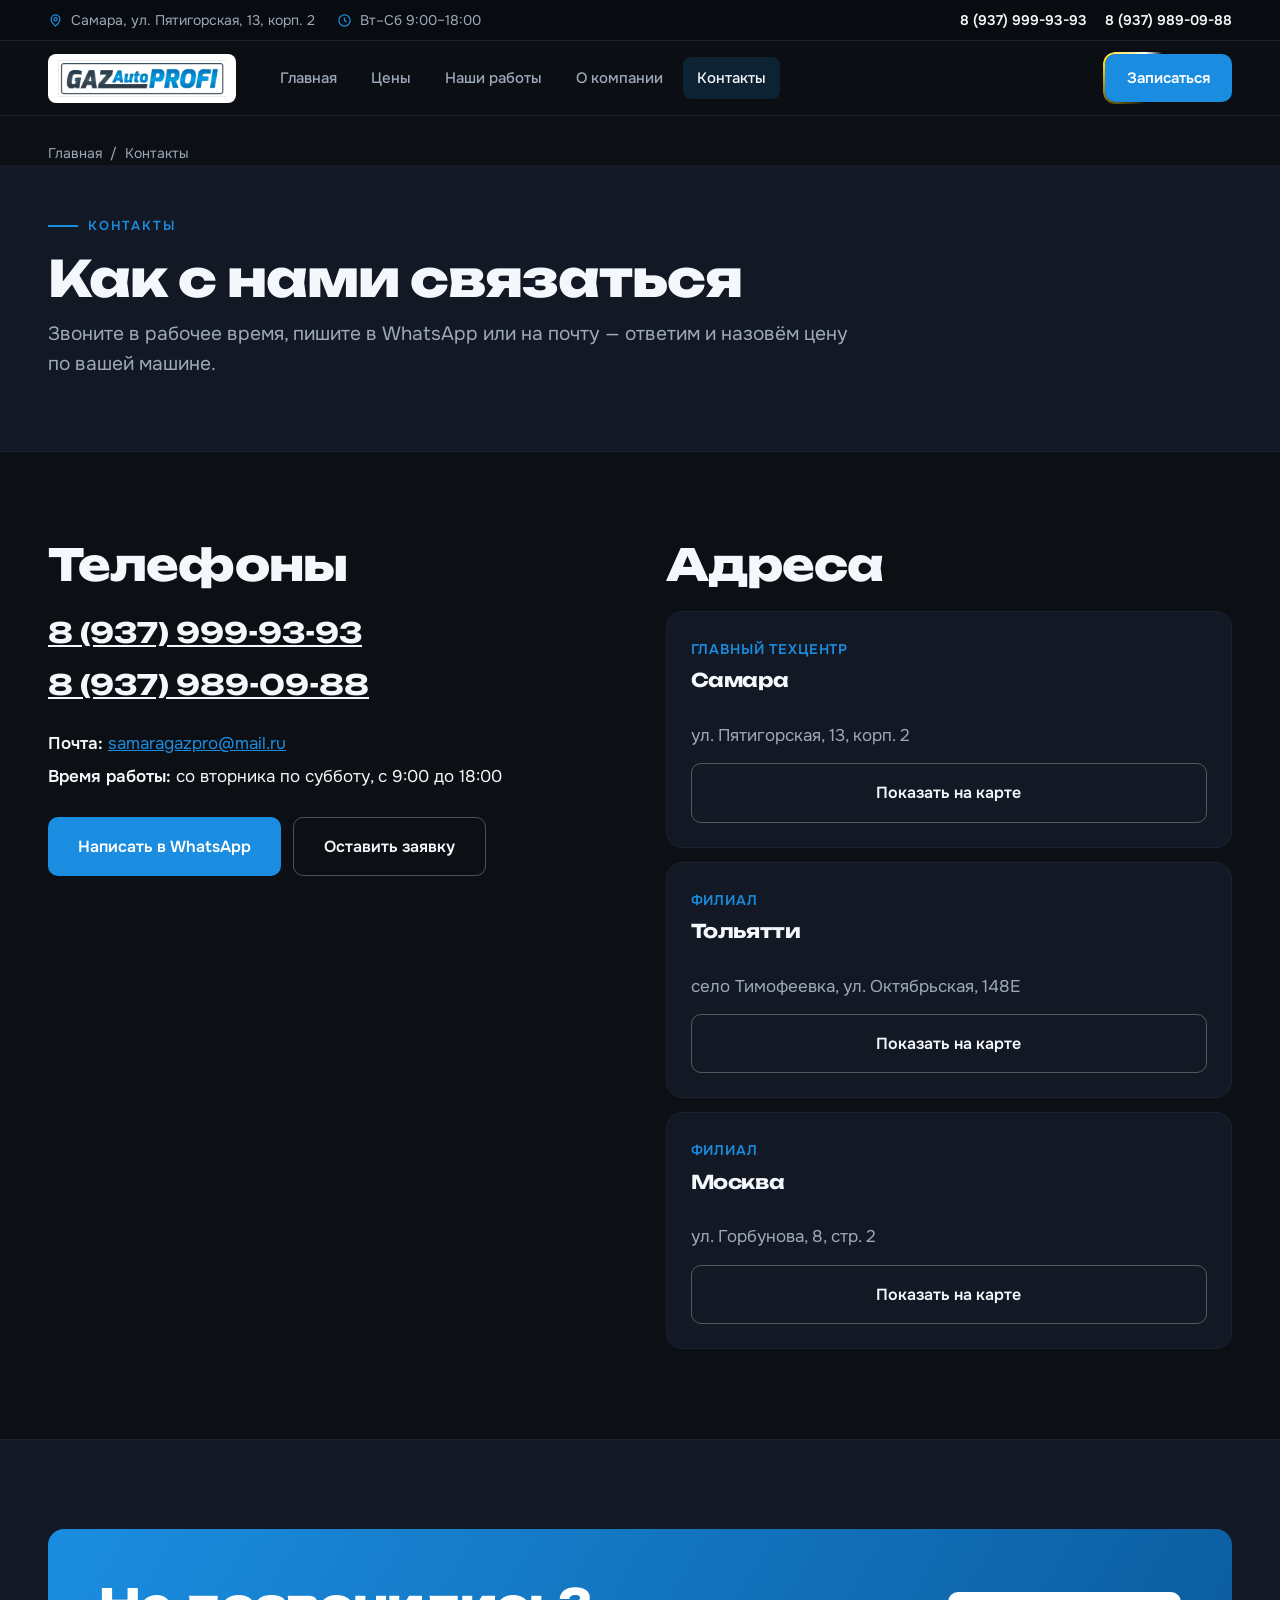
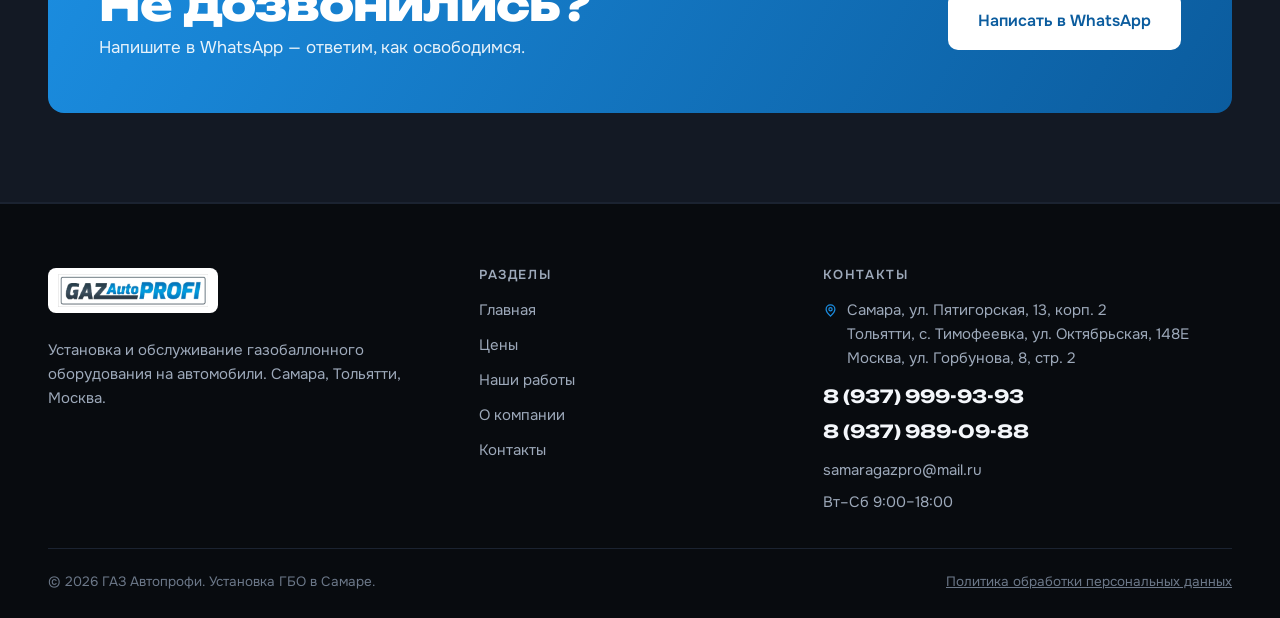
<file: kontakty.html>
<!DOCTYPE html>
<html lang="ru">
<head>
<meta charset="utf-8">
<meta name="viewport" content="width=device-width, initial-scale=1">
<title>Контакты — ГАЗ Автопрофи, установка ГБО в Самаре</title>
<meta name="description" content="Адреса и телефоны ГАЗ Автопрофи: Самара, ул. Пятигорская, 13, корп. 2; Тольятти, с. Тимофеевка; Москва, ул. Горбунова, 8, стр. 2. Вторник–суббота с 9:00 до 18:00.">
<meta name="theme-color" content="#0C0F14">
<link rel="icon" href="img/logo.png">
<link rel="canonical" href="https://ledaomy26-hash.github.io/gazavtoprofi/kontakty.html">

<link rel="preload" href="fonts/onest-400-cyr.woff2" as="font" type="font/woff2" crossorigin>
<link rel="preload" href="fonts/unbounded-800-cyr.woff2" as="font" type="font/woff2" crossorigin>
<link rel="stylesheet" href="css/fonts.css">
<link rel="stylesheet" href="css/style.css">

<meta property="og:type" content="website">
<meta property="og:site_name" content="ГАЗ Автопрофи">
<meta property="og:locale" content="ru_RU">
<meta property="og:url" content="https://ledaomy26-hash.github.io/gazavtoprofi/kontakty.html">
<meta property="og:title" content="Контакты — ГАЗ Автопрофи, установка ГБО в Самаре">
<meta property="og:description" content="Адреса и телефоны ГАЗ Автопрофи: Самара, ул. Пятигорская, 13, корп. 2; Тольятти, с. Тимофеевка; Москва, ул. Горбунова, 8, стр. 2. Вторник–суббота с 9:00 до 18:00.">
<meta property="og:image" content="https://ledaomy26-hash.github.io/gazavtoprofi/img/og.jpg">
</head>
<body>

<a class="propusk" href="#glavnoe">Перейти к содержанию</a>

<!-- ===================== верхняя строка ===================== -->
<div class="verh">
  <div class="obolochka verh__ryad">
    <span class="verh__punkt verh__punkt--adres">
      <svg viewBox="0 0 24 24" fill="none" stroke="currentColor" stroke-width="2" aria-hidden="true"><path d="M12 21s-7-6.4-7-11a7 7 0 1 1 14 0c0 4.6-7 11-7 11z"/><circle cx="12" cy="10" r="2.6"/></svg>
      Самара, ул. Пятигорская, 13, корп. 2
    </span>
    <span class="verh__punkt">
      <svg viewBox="0 0 24 24" fill="none" stroke="currentColor" stroke-width="2" aria-hidden="true"><circle cx="12" cy="12" r="9"/><path d="M12 7v5.2l3.4 2"/></svg>
      Вт–Сб 9:00–18:00
    </span>
    <span class="verh__tel">
      <a href="tel:+79379999393">8 (937) 999-93-93</a>
      <a href="tel:+79379890988">8 (937) 989-09-88</a>
    </span>
  </div>
</div>

<!-- ===================== шапка ===================== -->
<header class="shapka">
  <div class="obolochka shapka__ryad">
    <a class="logo" href="index.html" aria-label="ГАЗ Автопрофи — на главную">
      <img src="img/logo.png" alt="ГАЗ Автопрофи" width="440" height="96">
    </a>

    <nav class="menu" id="menu" aria-label="Главное меню">
      <a href="index.html">Главная</a>
      <a href="czeny.html">Цены</a>
      <a href="raboty.html">Наши работы</a>
      <a href="o-kompanii.html">О компании</a>
      <a href="kontakty.html" aria-current="page">Контакты</a>
    </nav>

    <div class="shapka__knopki">
      <a class="knopka obvodka" href="index.html#zayavka">Записаться</a>
    </div>

    <button class="burger" id="burger" aria-label="Меню" aria-expanded="false" aria-controls="menu">
      <span></span><span></span><span></span>
    </button>
  </div>
</header>

<main id="glavnoe">
<div class="obolochka hleb">
  <a href="index.html">Главная</a> &nbsp;/&nbsp; Контакты
</div>
<div class="stranica-verh">
  <div class="obolochka">
    <p class="nadzag">Контакты</p>
    <h1>Как с нами связаться</h1>
    <p class="lid">
      Звоните в рабочее время, пишите в WhatsApp или на почту — ответим
      и назовём цену по вашей машине.
    </p>
  </div>
</div>

<section>
  <div class="obolochka dvoyka dvoyka--verh">
    <div>
      <h2 style="margin-top:0">Телефоны</h2>
      <p class="podval__tel" style="font-size:26px;margin-bottom:8px">
        <a href="tel:+79379999393" style="color:var(--svet);font-size:28px">8 (937) 999-93-93</a>
      </p>
      <p class="podval__tel" style="font-size:26px;margin-bottom:22px">
        <a href="tel:+79379890988" style="color:var(--svet);font-size:28px">8 (937) 989-09-88</a>
      </p>
      <p style="margin-bottom:6px"><b>Почта:</b>
        <a href="mailto:samaragazpro@mail.ru" style="color:var(--sin)">samaragazpro@mail.ru</a></p>
      <p><b>Время работы:</b> со вторника по субботу, с 9:00 до 18:00</p>

      <div style="display:flex;gap:12px;flex-wrap:wrap;margin-top:26px">
        <a class="knopka" href="https://wa.me/79379999393" target="_blank" rel="noopener">Написать в WhatsApp</a>
        <a class="knopka knopka--prizrak" href="index.html#zayavka">Оставить заявку</a>
      </div>
    </div>

    <div>
      <h2 style="margin-top:0">Адреса</h2>

      <div class="cena" style="margin-bottom:14px">
        <p class="cena__vid">Главный техцентр</p>
        <h3 style="margin-bottom:8px">Самара</h3>
        <p style="color:var(--tuskl);margin:0">ул. Пятигорская, 13, корп. 2</p>
        <p style="margin:14px 0 0">
          <a class="knopka knopka--prizrak" href="https://yandex.ru/maps/?text=Самара, улица Пятигорская, 13 корпус 2" target="_blank" rel="noopener">Показать на карте</a>
        </p>
      </div>

      <div class="cena" style="margin-bottom:14px">
        <p class="cena__vid">Филиал</p>
        <h3 style="margin-bottom:8px">Тольятти</h3>
        <p style="color:var(--tuskl);margin:0">село Тимофеевка, ул. Октябрьская, 148Е</p>
        <p style="margin:14px 0 0">
          <a class="knopka knopka--prizrak" href="https://yandex.ru/maps/?text=Тольятти, Тимофеевка, улица Октябрьская, 148Е" target="_blank" rel="noopener">Показать на карте</a>
        </p>
      </div>

      <div class="cena">
        <p class="cena__vid">Филиал</p>
        <h3 style="margin-bottom:8px">Москва</h3>
        <p style="color:var(--tuskl);margin:0">ул. Горбунова, 8, стр. 2</p>
        <p style="margin:14px 0 0">
          <a class="knopka knopka--prizrak" href="https://yandex.ru/maps/?text=Москва, улица Горбунова, 8 строение 2" target="_blank" rel="noopener">Показать на карте</a>
        </p>
      </div>

    </div>
  </div>
</section>

<section style="background:var(--fon2);border-block:1px solid var(--fon3)">
  <div class="obolochka">
    <div class="prizyv">
      <div>
        <h2>Не дозвонились?</h2>
        <p>Напишите в WhatsApp — ответим, как освободимся.</p>
      </div>
      <a class="knopka" href="https://wa.me/79379999393" target="_blank" rel="noopener">Написать в WhatsApp</a>
    </div>
  </div>
</section>

</main>

<footer class="podval">
  <div class="obolochka">
    <div class="podval__setka">
      <div>
        <a class="podval__logo" href="index.html" aria-label="ГАЗ Автопрофи">
          <img src="img/logo.png" alt="ГАЗ Автопрофи" width="440" height="96" loading="lazy">
        </a>
        <p style="color:var(--tuskl);margin:0">
          Установка и обслуживание газобаллонного оборудования на автомобили.
          Самара, Тольятти, Москва.
        </p>
      </div>

      <div>
        <h4>Разделы</h4>
        <ul>
          <li><a href="index.html">Главная</a></li>
          <li><a href="czeny.html">Цены</a></li>
          <li><a href="raboty.html">Наши работы</a></li>
          <li><a href="o-kompanii.html">О компании</a></li>
          <li><a href="kontakty.html">Контакты</a></li>
        </ul>
      </div>

      <div>
        <h4>Контакты</h4>
        <p class="podval__adres">
          <svg viewBox="0 0 24 24" fill="none" stroke="currentColor" stroke-width="2" aria-hidden="true"><path d="M12 21s-7-6.4-7-11a7 7 0 1 1 14 0c0 4.6-7 11-7 11z"/><circle cx="12" cy="10" r="2.6"/></svg>
          <span>Самара, ул. Пятигорская, 13, корп. 2<br>
          Тольятти, с. Тимофеевка, ул. Октябрьская, 148Е<br>
          Москва, ул. Горбунова, 8, стр. 2</span>
        </p>
        <p class="podval__tel" style="margin:0 0 6px">
          <a href="tel:+79379999393">8 (937) 999-93-93</a>
        </p>
        <p class="podval__tel" style="margin:0 0 12px">
          <a href="tel:+79379890988">8 (937) 989-09-88</a>
        </p>
        <p style="margin:0"><a href="mailto:samaragazpro@mail.ru">samaragazpro@mail.ru</a></p>
        <p style="margin:8px 0 0;color:var(--tuskl)">Вт–Сб 9:00–18:00</p>
      </div>
    </div>

    <div class="podval__niz">
      <span>© <span id="god">2026</span> ГАЗ Автопрофи. Установка ГБО в Самаре.</span>
      <a href="politika.html">Политика обработки персональных данных</a>
    </div>
  </div>
</footer>

<!-- ===================== липкая панель на телефоне ===================== -->

<nav class="pribor" aria-label="Быстрые действия">
  <a class="glavnaya" href="tel:+79379999393">
    <svg viewBox="0 0 24 24" fill="none" stroke="currentColor" stroke-width="2" aria-hidden="true"><path d="M5 4h3.4l1.7 4.2-2.1 1.5a12 12 0 0 0 5.3 5.3l1.5-2.1L19 14.6V18a2 2 0 0 1-2.2 2A15.5 15.5 0 0 1 4 7.2 2 2 0 0 1 5 4z"/></svg>
    Позвонить
  </a>
  <a href="https://wa.me/79379999393" target="_blank" rel="noopener">
    <svg viewBox="0 0 24 24" fill="currentColor" aria-hidden="true"><path d="M12 2a10 10 0 0 0-8.6 15L2 22l5.2-1.4A10 10 0 1 0 12 2zm5.6 14.2c-.2.7-1.4 1.3-2 1.4-.5.1-1.1.1-1.8-.1-.4-.1-1-.3-1.7-.6-3-1.3-4.9-4.3-5-4.5-.2-.2-1.2-1.6-1.2-3s.7-2.1 1-2.4c.3-.3.6-.4.8-.4h.6c.2 0 .4 0 .7.5l.9 2.2c.1.2.1.4 0 .5l-.4.6-.3.3c-.1.2-.3.3-.1.6.2.3.8 1.3 1.7 2.1 1.1 1 2 1.3 2.3 1.5.3.1.5.1.6-.1l.9-1c.2-.2.4-.2.6-.1l2 1c.3.1.5.2.5.3.1.2.1.7-.1 1.2z"/></svg>
    WhatsApp
  </a>
  <a href="index.html#zayavka">
    <svg viewBox="0 0 24 24" fill="none" stroke="currentColor" stroke-width="2" aria-hidden="true"><path d="M4 6.5h16v11H4z"/><path d="M4 7l8 6 8-6"/></svg>
    Заявка
  </a>
</nav>

<script src="js/main.js" defer></script>
</body>
</html>
</file>
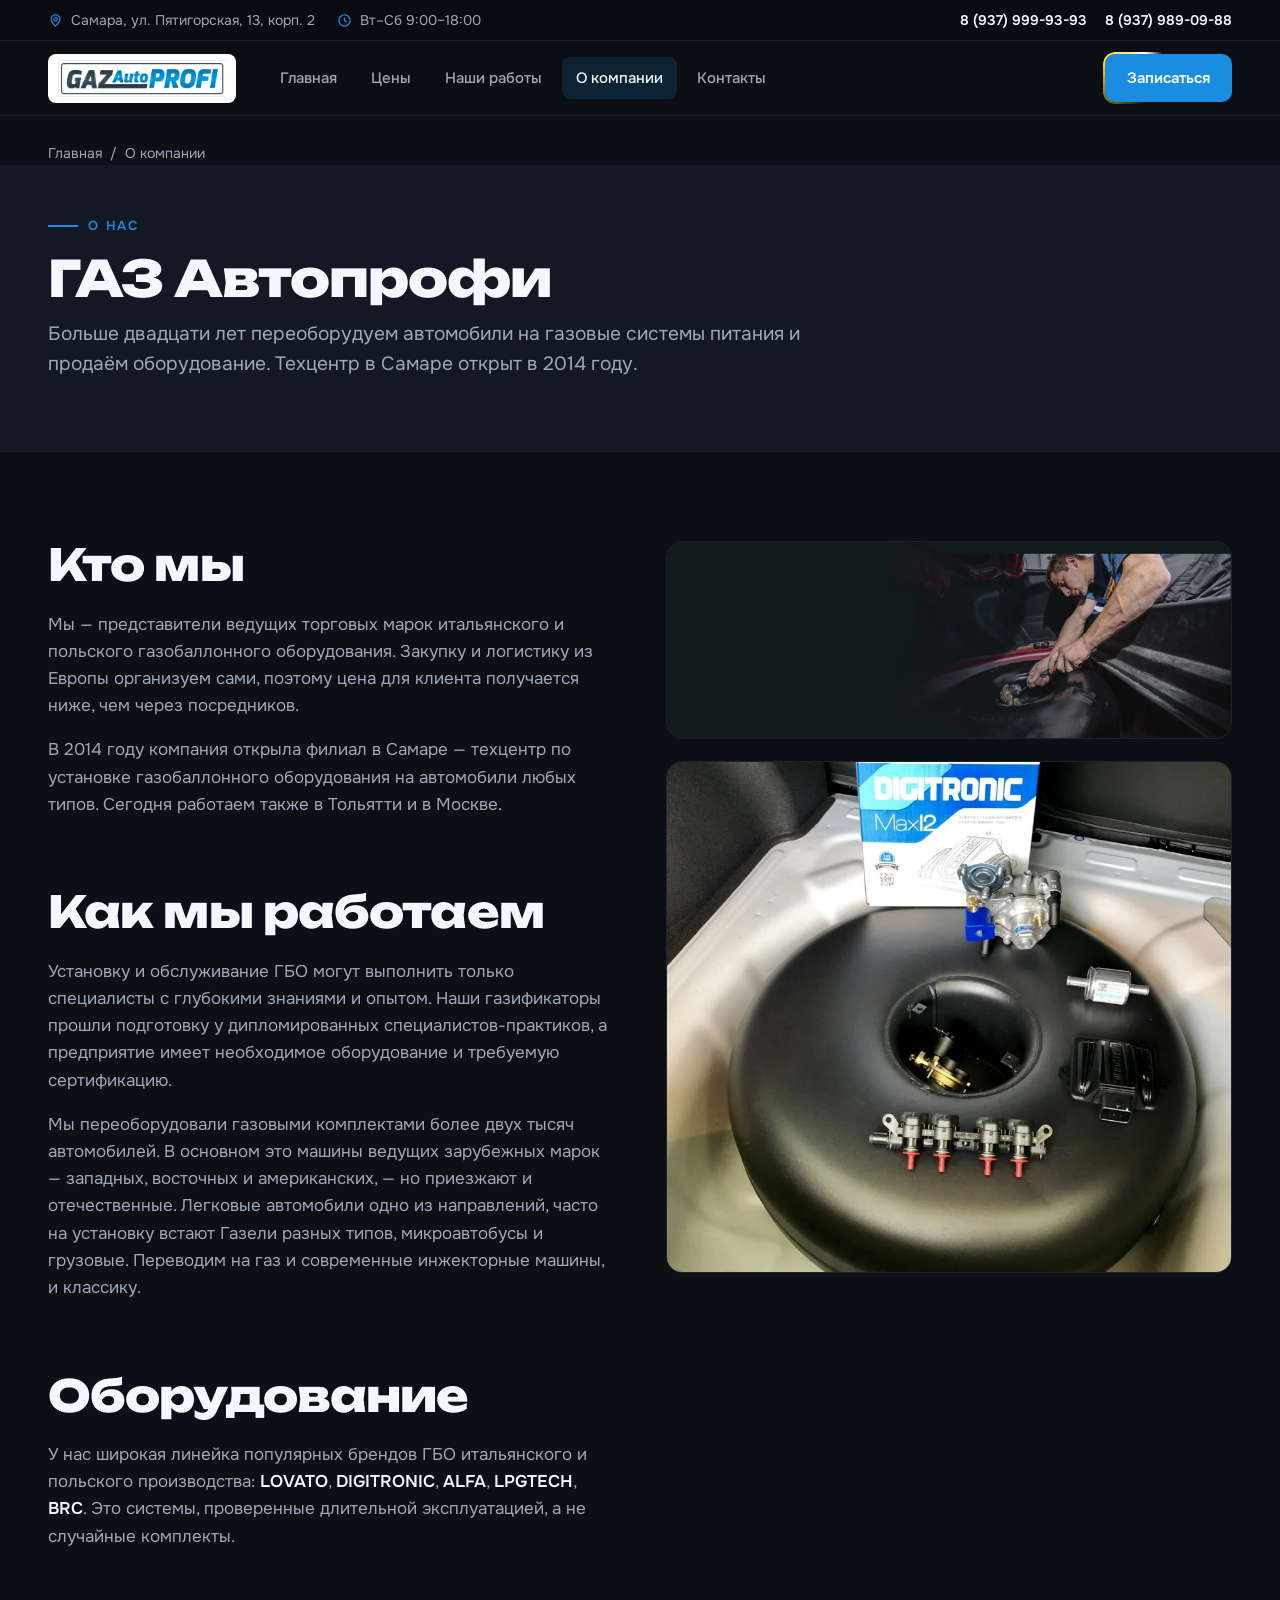
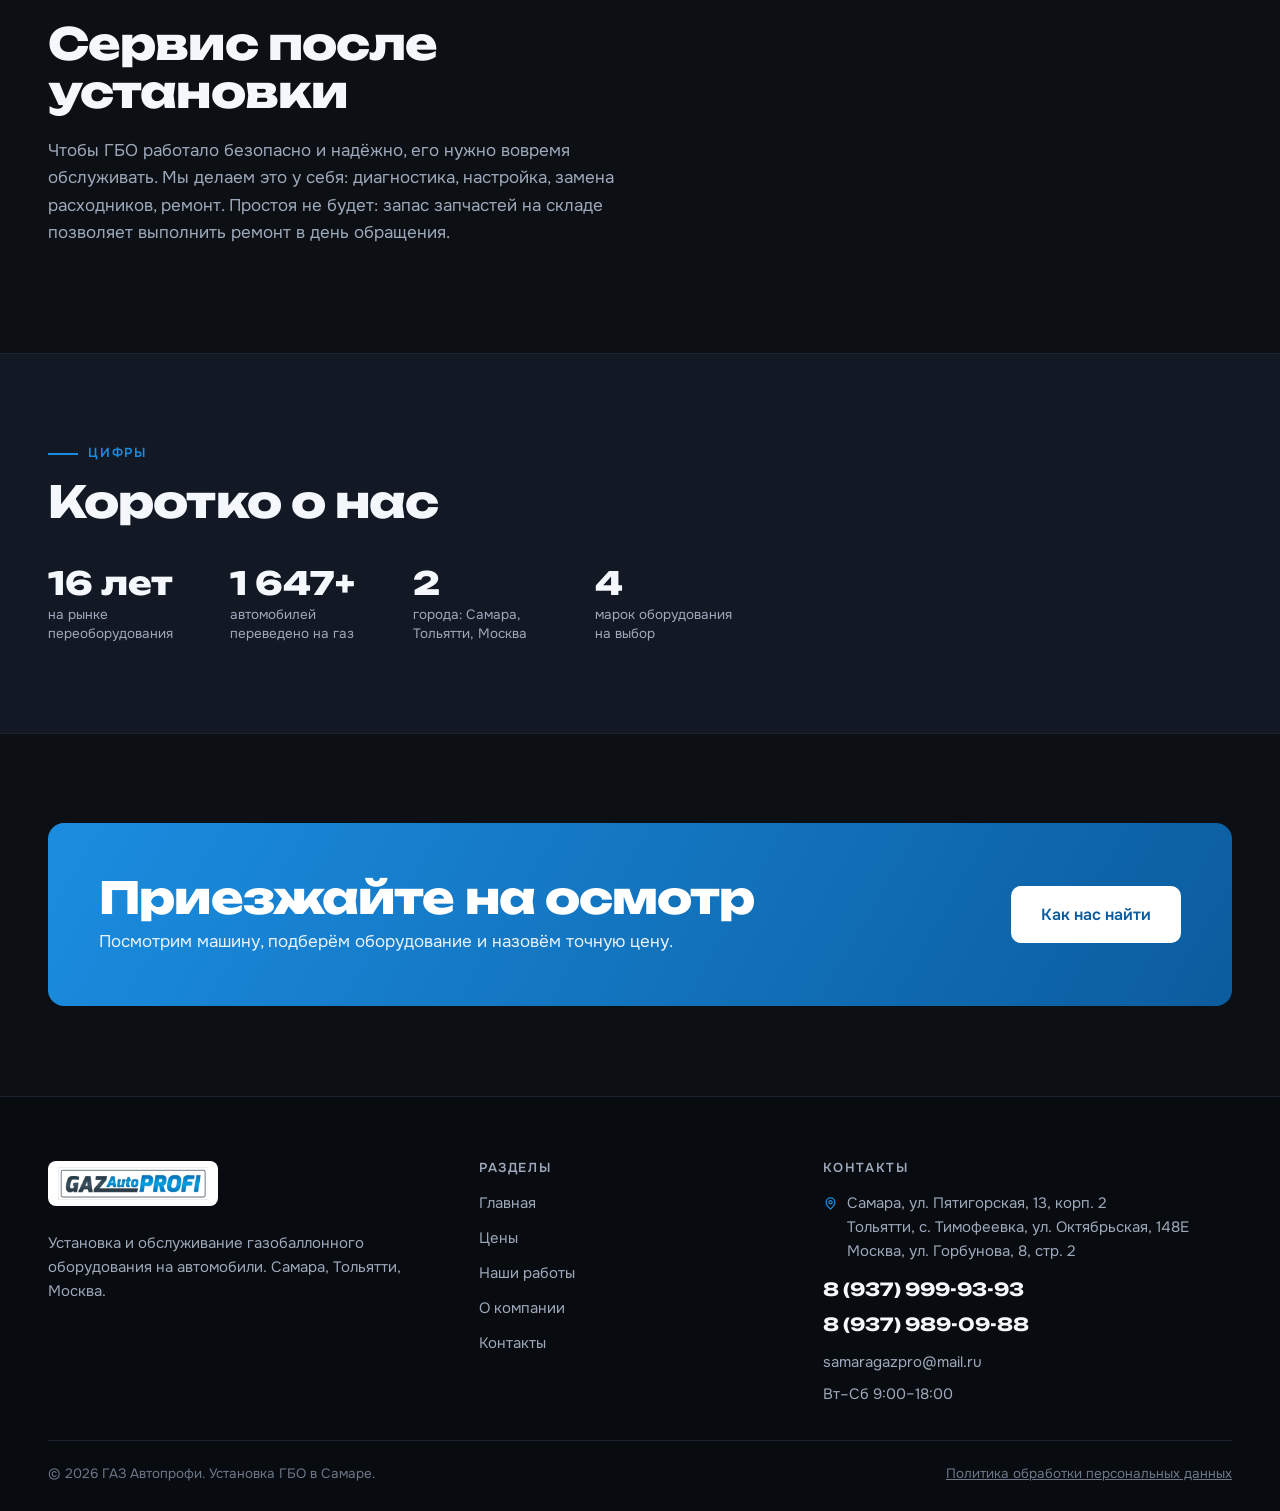
<file: o-kompanii.html>
<!DOCTYPE html>
<html lang="ru">
<head>
<meta charset="utf-8">
<meta name="viewport" content="width=device-width, initial-scale=1">
<title>О компании ГАЗ Автопрофи — установка ГБО в Самаре с 2014 года</title>
<meta name="description" content="ГАЗ Автопрофи: более 20 лет на рынке переоборудования автомобилей, техцентр в Самаре с 2014 года, филиалы в Тольятти и Москве, более 2000 переведённых на газ автомобилей.">
<meta name="theme-color" content="#0C0F14">
<link rel="icon" href="img/logo.png">
<link rel="canonical" href="https://ledaomy26-hash.github.io/gazavtoprofi/o-kompanii.html">

<link rel="preload" href="fonts/onest-400-cyr.woff2" as="font" type="font/woff2" crossorigin>
<link rel="preload" href="fonts/unbounded-800-cyr.woff2" as="font" type="font/woff2" crossorigin>
<link rel="stylesheet" href="css/fonts.css">
<link rel="stylesheet" href="css/style.css">

<meta property="og:type" content="website">
<meta property="og:site_name" content="ГАЗ Автопрофи">
<meta property="og:locale" content="ru_RU">
<meta property="og:url" content="https://ledaomy26-hash.github.io/gazavtoprofi/o-kompanii.html">
<meta property="og:title" content="О компании ГАЗ Автопрофи — установка ГБО в Самаре с 2014 года">
<meta property="og:description" content="ГАЗ Автопрофи: более 20 лет на рынке переоборудования автомобилей, техцентр в Самаре с 2014 года, филиалы в Тольятти и Москве, более 2000 переведённых на газ автомобилей.">
<meta property="og:image" content="https://ledaomy26-hash.github.io/gazavtoprofi/img/og.jpg">
</head>
<body>

<a class="propusk" href="#glavnoe">Перейти к содержанию</a>

<!-- ===================== верхняя строка ===================== -->
<div class="verh">
  <div class="obolochka verh__ryad">
    <span class="verh__punkt verh__punkt--adres">
      <svg viewBox="0 0 24 24" fill="none" stroke="currentColor" stroke-width="2" aria-hidden="true"><path d="M12 21s-7-6.4-7-11a7 7 0 1 1 14 0c0 4.6-7 11-7 11z"/><circle cx="12" cy="10" r="2.6"/></svg>
      Самара, ул. Пятигорская, 13, корп. 2
    </span>
    <span class="verh__punkt">
      <svg viewBox="0 0 24 24" fill="none" stroke="currentColor" stroke-width="2" aria-hidden="true"><circle cx="12" cy="12" r="9"/><path d="M12 7v5.2l3.4 2"/></svg>
      Вт–Сб 9:00–18:00
    </span>
    <span class="verh__tel">
      <a href="tel:+79379999393">8 (937) 999-93-93</a>
      <a href="tel:+79379890988">8 (937) 989-09-88</a>
    </span>
  </div>
</div>

<!-- ===================== шапка ===================== -->
<header class="shapka">
  <div class="obolochka shapka__ryad">
    <a class="logo" href="index.html" aria-label="ГАЗ Автопрофи — на главную">
      <img src="img/logo.png" alt="ГАЗ Автопрофи" width="440" height="96">
    </a>

    <nav class="menu" id="menu" aria-label="Главное меню">
      <a href="index.html">Главная</a>
      <a href="czeny.html">Цены</a>
      <a href="raboty.html">Наши работы</a>
      <a href="o-kompanii.html" aria-current="page">О компании</a>
      <a href="kontakty.html">Контакты</a>
    </nav>

    <div class="shapka__knopki">
      <a class="knopka obvodka" href="index.html#zayavka">Записаться</a>
    </div>

    <button class="burger" id="burger" aria-label="Меню" aria-expanded="false" aria-controls="menu">
      <span></span><span></span><span></span>
    </button>
  </div>
</header>

<main id="glavnoe">
<div class="obolochka hleb">
  <a href="index.html">Главная</a> &nbsp;/&nbsp; О компании
</div>
<div class="stranica-verh">
  <div class="obolochka">
    <p class="nadzag">О нас</p>
    <h1>ГАЗ Автопрофи</h1>
    <p class="lid">
      Больше двадцати лет переоборудуем автомобили на газовые системы питания
      и продаём оборудование. Техцентр в Самаре открыт в 2014 году.
    </p>
  </div>
</div>

<section>
  <div class="obolochka dvoyka dvoyka--verh">
    <div class="tekst">
      <h2 style="margin-top:0">Кто мы</h2>
      <p>
        Мы — представители ведущих торговых марок итальянского и польского
        газобаллонного оборудования. Закупку и логистику из Европы организуем
        сами, поэтому цена для клиента получается ниже, чем через посредников.
      </p>
      <p>
        В 2014 году компания открыла филиал в Самаре — техцентр по установке
        газобаллонного оборудования на автомобили любых типов. Сегодня работаем
        также в Тольятти и в Москве.
      </p>

      <h2>Как мы работаем</h2>
      <p>
        Установку и обслуживание ГБО могут выполнить только специалисты
        с глубокими знаниями и опытом. Наши газификаторы прошли подготовку
        у дипломированных специалистов-практиков, а предприятие имеет
        необходимое оборудование и требуемую сертификацию.
      </p>
      <p>
        Мы переоборудовали газовыми комплектами более двух тысяч автомобилей.
        В основном это машины ведущих зарубежных марок — западных, восточных
        и американских, — но приезжают и отечественные. Легковые автомобили
        одно из направлений, часто на установку встают Газели разных типов,
        микроавтобусы и грузовые. Переводим на газ и современные инжекторные
        машины, и классику.
      </p>

      <h2>Оборудование</h2>
      <p>
        У нас широкая линейка популярных брендов ГБО итальянского и польского
        производства: <b>LOVATO</b>, <b>DIGITRONIC</b>, <b>ALFA</b>,
        <b>LPGTECH</b>, <b>BRC</b>. Это системы, проверенные длительной
        эксплуатацией, а не случайные комплекты.
      </p>

      <h2>Сервис после установки</h2>
      <p>
        Чтобы ГБО работало безопасно и надёжно, его нужно вовремя обслуживать.
        Мы делаем это у себя: диагностика, настройка, замена расходников,
        ремонт. Простоя не будет: запас запчастей на складе позволяет выполнить
        ремонт в день обращения.
      </p>
    </div>

    <div>
      <div class="dvoyka__foto" style="margin-bottom:22px">
        <picture>
          <source type="image/webp" srcset="img/mehanik.webp">
          <img src="img/mehanik.jpg" alt="Мастер за установкой газобаллонного оборудования" width="1600" height="555" loading="lazy" decoding="async">
        </picture>
      </div>
      <div class="dvoyka__foto">
        <picture>
          <source type="image/webp" srcset="img/ballon.webp">
          <img src="img/ballon.jpg" alt="Тороидальный баллон с мультиклапаном и электроникой" width="900" height="813" loading="lazy" decoding="async">
        </picture>
      </div>
    </div>
  </div>
</section>

<section style="background:var(--fon2);border-block:1px solid var(--fon3)">
  <div class="obolochka">
    <p class="nadzag">Цифры</p>
    <h2>Коротко о нас</h2>
    <div class="geroy__cifry" style="border-top:none;padding-top:20px">
      <div class="geroy__cifra"><b data-schet="20" data-hvost=" лет">20 лет</b><span>на рынке переоборудования</span></div>
      <div class="geroy__cifra"><b data-schet="2000" data-hvost="+">2000+</b><span>автомобилей переведено на газ</span></div>
      <div class="geroy__cifra"><b data-schet="3" data-hvost="">3</b><span>города: Самара, Тольятти, Москва</span></div>
      <div class="geroy__cifra"><b data-schet="5" data-hvost="">5</b><span>марок оборудования на выбор</span></div>
    </div>
  </div>
</section>

<section>
  <div class="obolochka">
    <div class="prizyv">
      <div>
        <h2>Приезжайте на осмотр</h2>
        <p>Посмотрим машину, подберём оборудование и назовём точную цену.</p>
      </div>
      <a class="knopka" href="kontakty.html">Как нас найти</a>
    </div>
  </div>
</section>

</main>

<footer class="podval">
  <div class="obolochka">
    <div class="podval__setka">
      <div>
        <a class="podval__logo" href="index.html" aria-label="ГАЗ Автопрофи">
          <img src="img/logo.png" alt="ГАЗ Автопрофи" width="440" height="96" loading="lazy">
        </a>
        <p style="color:var(--tuskl);margin:0">
          Установка и обслуживание газобаллонного оборудования на автомобили.
          Самара, Тольятти, Москва.
        </p>
      </div>

      <div>
        <h4>Разделы</h4>
        <ul>
          <li><a href="index.html">Главная</a></li>
          <li><a href="czeny.html">Цены</a></li>
          <li><a href="raboty.html">Наши работы</a></li>
          <li><a href="o-kompanii.html">О компании</a></li>
          <li><a href="kontakty.html">Контакты</a></li>
        </ul>
      </div>

      <div>
        <h4>Контакты</h4>
        <p class="podval__adres">
          <svg viewBox="0 0 24 24" fill="none" stroke="currentColor" stroke-width="2" aria-hidden="true"><path d="M12 21s-7-6.4-7-11a7 7 0 1 1 14 0c0 4.6-7 11-7 11z"/><circle cx="12" cy="10" r="2.6"/></svg>
          <span>Самара, ул. Пятигорская, 13, корп. 2<br>
          Тольятти, с. Тимофеевка, ул. Октябрьская, 148Е<br>
          Москва, ул. Горбунова, 8, стр. 2</span>
        </p>
        <p class="podval__tel" style="margin:0 0 6px">
          <a href="tel:+79379999393">8 (937) 999-93-93</a>
        </p>
        <p class="podval__tel" style="margin:0 0 12px">
          <a href="tel:+79379890988">8 (937) 989-09-88</a>
        </p>
        <p style="margin:0"><a href="mailto:samaragazpro@mail.ru">samaragazpro@mail.ru</a></p>
        <p style="margin:8px 0 0;color:var(--tuskl)">Вт–Сб 9:00–18:00</p>
      </div>
    </div>

    <div class="podval__niz">
      <span>© <span id="god">2026</span> ГАЗ Автопрофи. Установка ГБО в Самаре.</span>
      <a href="politika.html">Политика обработки персональных данных</a>
    </div>
  </div>
</footer>

<!-- ===================== липкая панель на телефоне ===================== -->

<nav class="pribor" aria-label="Быстрые действия">
  <a class="glavnaya" href="tel:+79379999393">
    <svg viewBox="0 0 24 24" fill="none" stroke="currentColor" stroke-width="2" aria-hidden="true"><path d="M5 4h3.4l1.7 4.2-2.1 1.5a12 12 0 0 0 5.3 5.3l1.5-2.1L19 14.6V18a2 2 0 0 1-2.2 2A15.5 15.5 0 0 1 4 7.2 2 2 0 0 1 5 4z"/></svg>
    Позвонить
  </a>
  <a href="https://wa.me/79379999393" target="_blank" rel="noopener">
    <svg viewBox="0 0 24 24" fill="currentColor" aria-hidden="true"><path d="M12 2a10 10 0 0 0-8.6 15L2 22l5.2-1.4A10 10 0 1 0 12 2zm5.6 14.2c-.2.7-1.4 1.3-2 1.4-.5.1-1.1.1-1.8-.1-.4-.1-1-.3-1.7-.6-3-1.3-4.9-4.3-5-4.5-.2-.2-1.2-1.6-1.2-3s.7-2.1 1-2.4c.3-.3.6-.4.8-.4h.6c.2 0 .4 0 .7.5l.9 2.2c.1.2.1.4 0 .5l-.4.6-.3.3c-.1.2-.3.3-.1.6.2.3.8 1.3 1.7 2.1 1.1 1 2 1.3 2.3 1.5.3.1.5.1.6-.1l.9-1c.2-.2.4-.2.6-.1l2 1c.3.1.5.2.5.3.1.2.1.7-.1 1.2z"/></svg>
    WhatsApp
  </a>
  <a href="index.html#zayavka">
    <svg viewBox="0 0 24 24" fill="none" stroke="currentColor" stroke-width="2" aria-hidden="true"><path d="M4 6.5h16v11H4z"/><path d="M4 7l8 6 8-6"/></svg>
    Заявка
  </a>
</nav>

<script src="js/main.js" defer></script>
</body>
</html>
</file>
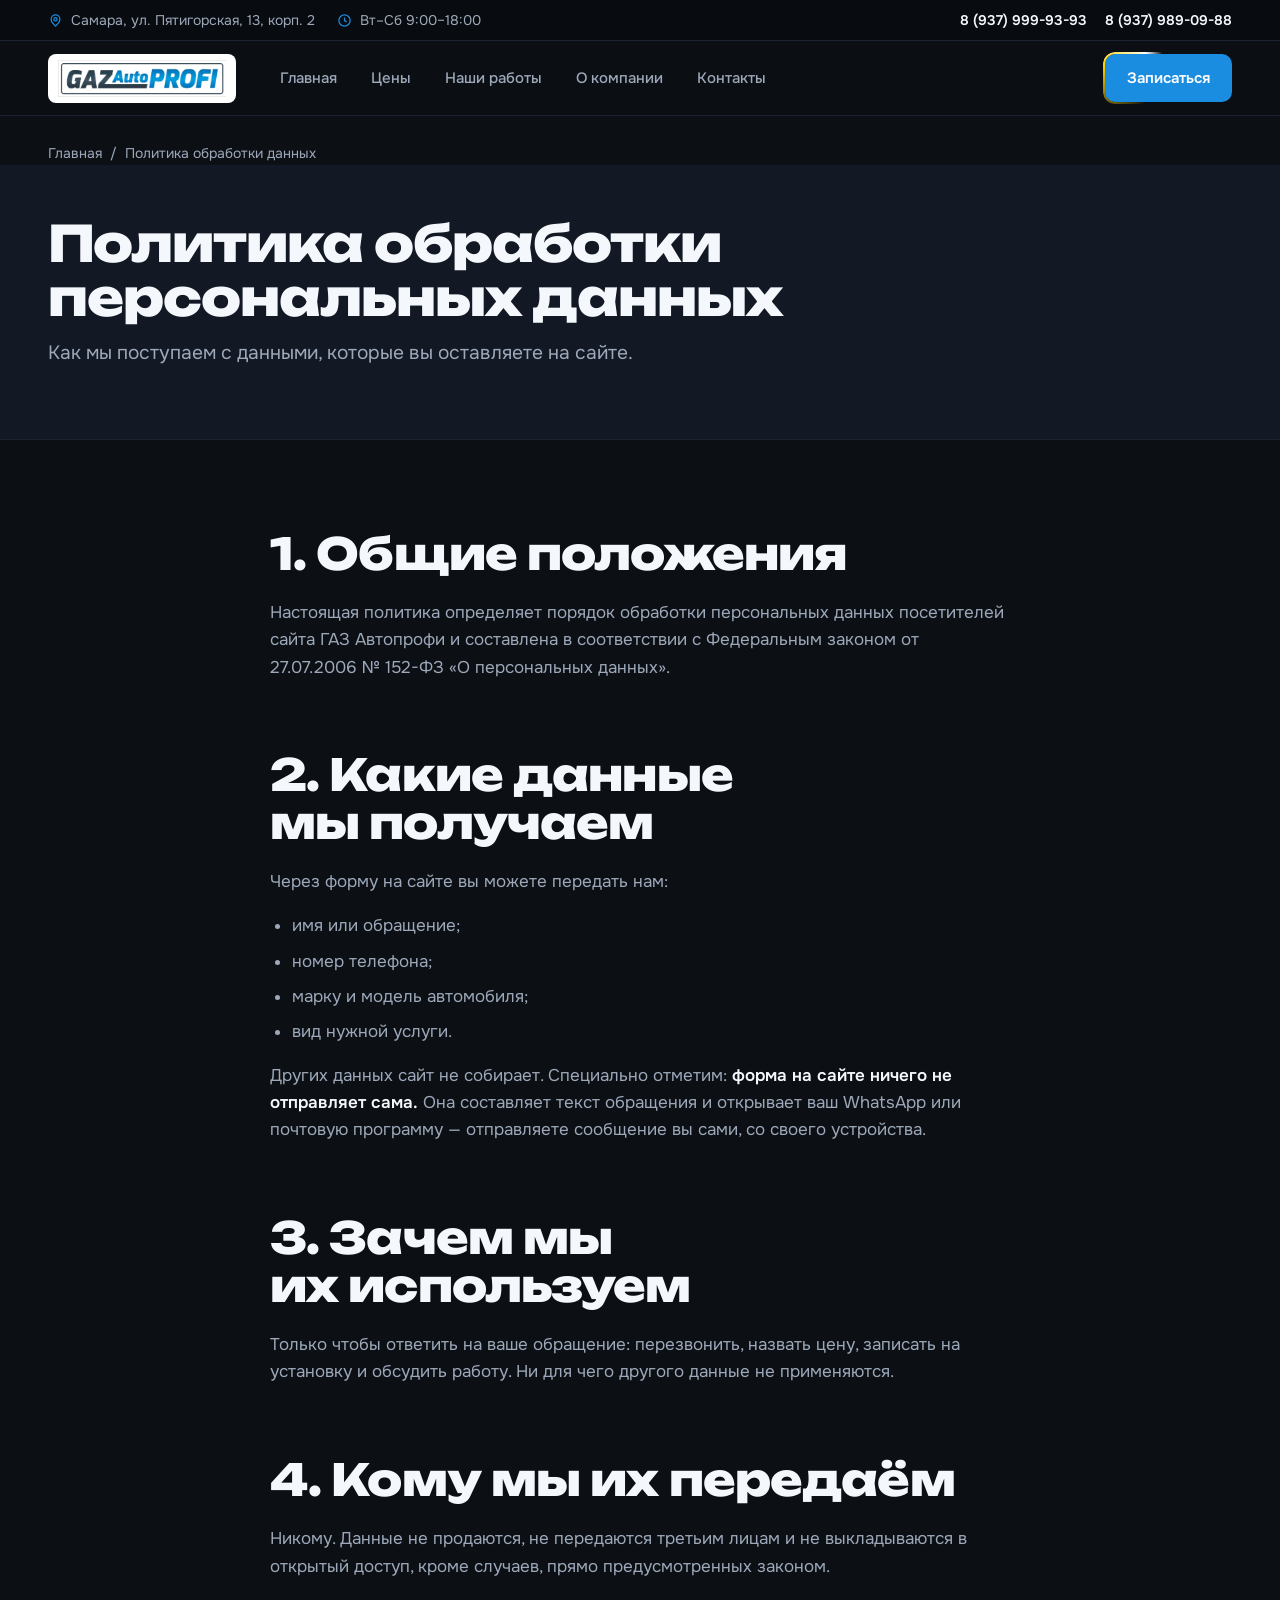
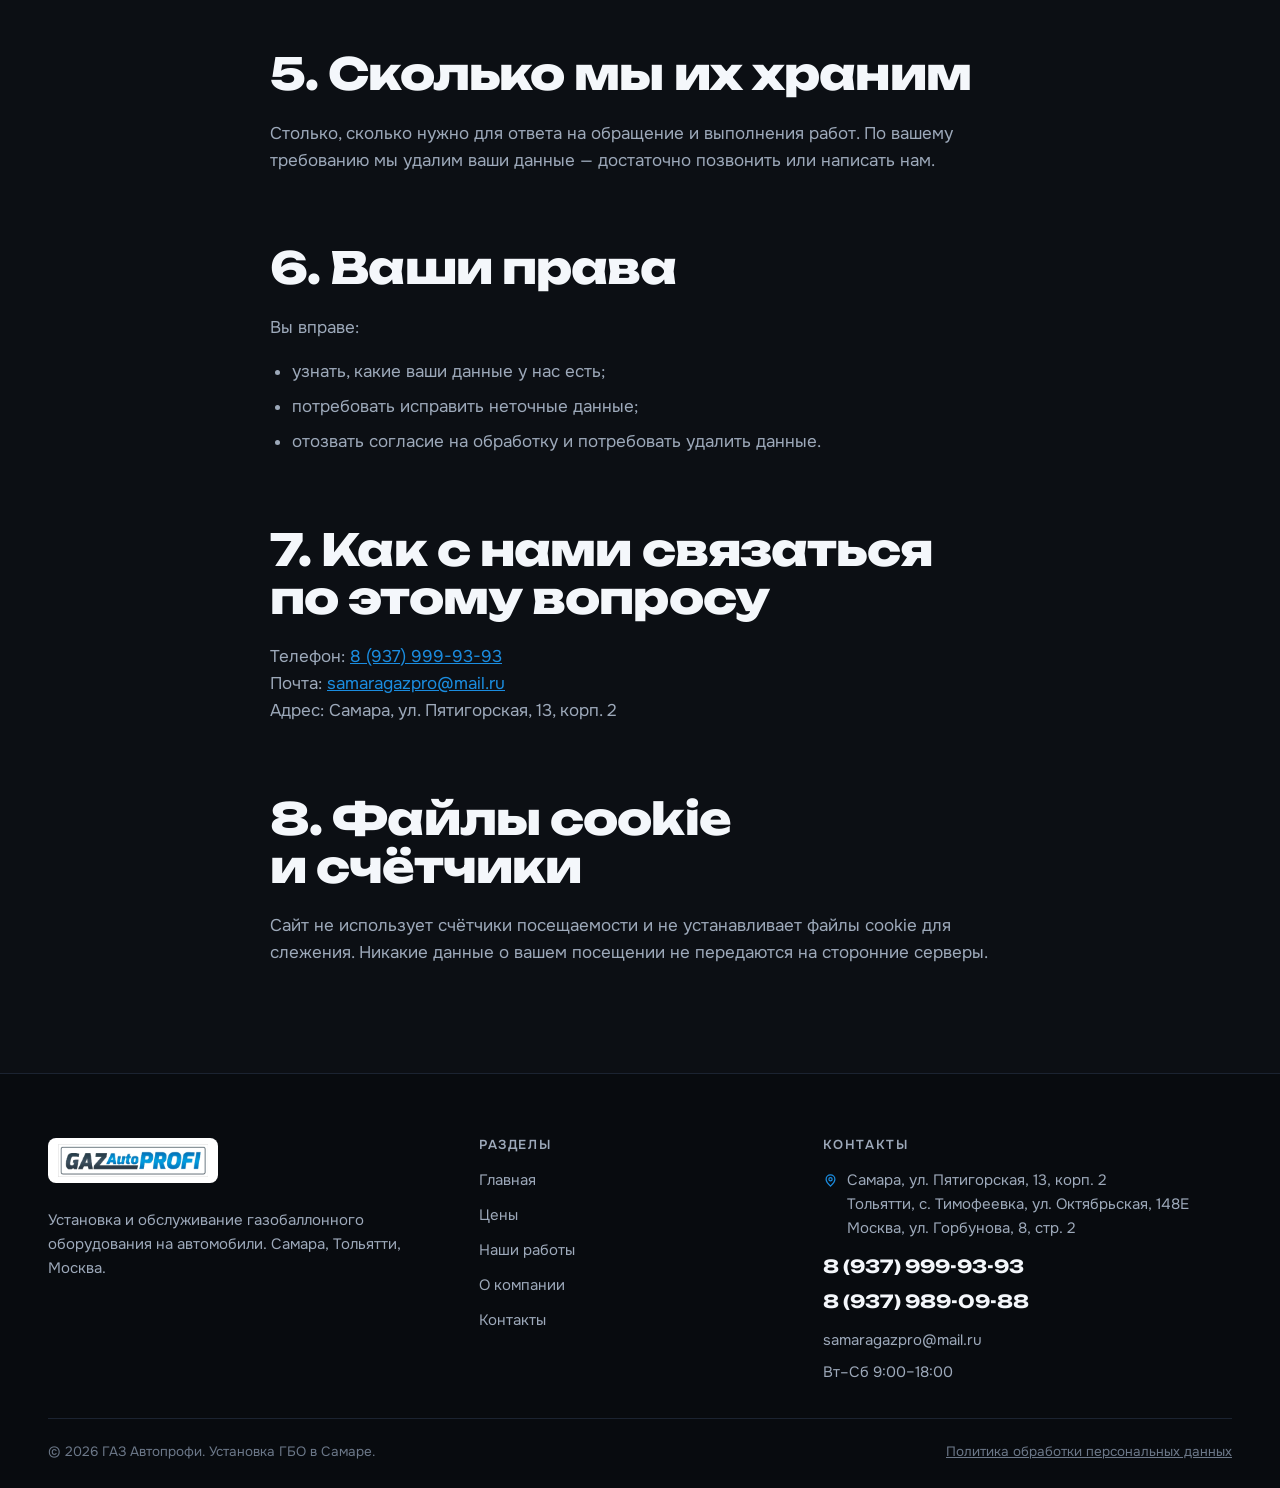
<file: politika.html>
<!DOCTYPE html>
<html lang="ru">
<head>
<meta charset="utf-8">
<meta name="viewport" content="width=device-width, initial-scale=1">
<title>Политика обработки персональных данных — ГАЗ Автопрофи</title>
<meta name="description" content="Как ГАЗ Автопрофи обрабатывает персональные данные посетителей сайта в соответствии с Федеральным законом № 152-ФЗ.">
<meta name="theme-color" content="#0C0F14">
<link rel="icon" href="img/logo.png">
<link rel="canonical" href="https://ledaomy26-hash.github.io/gazavtoprofi/politika.html">

<link rel="preload" href="fonts/onest-400-cyr.woff2" as="font" type="font/woff2" crossorigin>
<link rel="preload" href="fonts/unbounded-800-cyr.woff2" as="font" type="font/woff2" crossorigin>
<link rel="stylesheet" href="css/fonts.css">
<link rel="stylesheet" href="css/style.css">

<meta property="og:type" content="website">
<meta property="og:site_name" content="ГАЗ Автопрофи">
<meta property="og:locale" content="ru_RU">
<meta property="og:url" content="https://ledaomy26-hash.github.io/gazavtoprofi/politika.html">
<meta property="og:title" content="Политика обработки персональных данных — ГАЗ Автопрофи">
<meta property="og:description" content="Как ГАЗ Автопрофи обрабатывает персональные данные посетителей сайта в соответствии с Федеральным законом № 152-ФЗ.">
<meta property="og:image" content="https://ledaomy26-hash.github.io/gazavtoprofi/img/og.jpg">
</head>
<body>

<a class="propusk" href="#glavnoe">Перейти к содержанию</a>

<!-- ===================== верхняя строка ===================== -->
<div class="verh">
  <div class="obolochka verh__ryad">
    <span class="verh__punkt verh__punkt--adres">
      <svg viewBox="0 0 24 24" fill="none" stroke="currentColor" stroke-width="2" aria-hidden="true"><path d="M12 21s-7-6.4-7-11a7 7 0 1 1 14 0c0 4.6-7 11-7 11z"/><circle cx="12" cy="10" r="2.6"/></svg>
      Самара, ул. Пятигорская, 13, корп. 2
    </span>
    <span class="verh__punkt">
      <svg viewBox="0 0 24 24" fill="none" stroke="currentColor" stroke-width="2" aria-hidden="true"><circle cx="12" cy="12" r="9"/><path d="M12 7v5.2l3.4 2"/></svg>
      Вт–Сб 9:00–18:00
    </span>
    <span class="verh__tel">
      <a href="tel:+79379999393">8 (937) 999-93-93</a>
      <a href="tel:+79379890988">8 (937) 989-09-88</a>
    </span>
  </div>
</div>

<!-- ===================== шапка ===================== -->
<header class="shapka">
  <div class="obolochka shapka__ryad">
    <a class="logo" href="index.html" aria-label="ГАЗ Автопрофи — на главную">
      <img src="img/logo.png" alt="ГАЗ Автопрофи" width="440" height="96">
    </a>

    <nav class="menu" id="menu" aria-label="Главное меню">
      <a href="index.html">Главная</a>
      <a href="czeny.html">Цены</a>
      <a href="raboty.html">Наши работы</a>
      <a href="o-kompanii.html">О компании</a>
      <a href="kontakty.html">Контакты</a>
    </nav>

    <div class="shapka__knopki">
      <a class="knopka obvodka" href="#zayavka">Записаться</a>
    </div>

    <button class="burger" id="burger" aria-label="Меню" aria-expanded="false" aria-controls="menu">
      <span></span><span></span><span></span>
    </button>
  </div>
</header>

<main id="glavnoe">
<div class="obolochka hleb">
  <a href="index.html">Главная</a> &nbsp;/&nbsp; Политика обработки данных
</div>
<div class="stranica-verh">
  <div class="obolochka">
    <h1>Политика обработки персональных данных</h1>
    <p class="lid">Как мы поступаем с данными, которые вы оставляете на сайте.</p>
  </div>
</div>

<section>
  <div class="obolochka tekst">
    <h2 style="margin-top:0">1. Общие положения</h2>
    <p>
      Настоящая политика определяет порядок обработки персональных данных
      посетителей сайта ГАЗ Автопрофи и составлена в соответствии
      с Федеральным законом от 27.07.2006 № 152-ФЗ «О персональных данных».
    </p>

    <h2>2. Какие данные мы получаем</h2>
    <p>Через форму на сайте вы можете передать нам:</p>
    <ul>
      <li>имя или обращение;</li>
      <li>номер телефона;</li>
      <li>марку и модель автомобиля;</li>
      <li>вид нужной услуги.</li>
    </ul>
    <p>
      Других данных сайт не собирает. Специально отметим: <b>форма на сайте
      ничего не отправляет сама.</b> Она составляет текст обращения и открывает
      ваш WhatsApp или почтовую программу — отправляете сообщение вы сами,
      со своего устройства.
    </p>

    <h2>3. Зачем мы их используем</h2>
    <p>
      Только чтобы ответить на ваше обращение: перезвонить, назвать цену,
      записать на установку и обсудить работу. Ни для чего другого данные
      не применяются.
    </p>

    <h2>4. Кому мы их передаём</h2>
    <p>
      Никому. Данные не продаются, не передаются третьим лицам и не выкладываются
      в открытый доступ, кроме случаев, прямо предусмотренных законом.
    </p>

    <h2>5. Сколько мы их храним</h2>
    <p>
      Столько, сколько нужно для ответа на обращение и выполнения работ.
      По вашему требованию мы удалим ваши данные — достаточно позвонить
      или написать нам.
    </p>

    <h2>6. Ваши права</h2>
    <p>Вы вправе:</p>
    <ul>
      <li>узнать, какие ваши данные у нас есть;</li>
      <li>потребовать исправить неточные данные;</li>
      <li>отозвать согласие на обработку и потребовать удалить данные.</li>
    </ul>

    <h2>7. Как с нами связаться по этому вопросу</h2>
    <p>
      Телефон: <a href="tel:+79379999393" style="color:var(--sin)">8 (937) 999-93-93</a><br>
      Почта: <a href="mailto:samaragazpro@mail.ru" style="color:var(--sin)">samaragazpro@mail.ru</a><br>
      Адрес: Самара, ул. Пятигорская, 13, корп. 2
    </p>

    <h2>8. Файлы cookie и счётчики</h2>
    <p>
      Сайт не использует счётчики посещаемости и не устанавливает файлы cookie
      для слежения. Никакие данные о вашем посещении не передаются на сторонние
      серверы.
    </p>
  </div>
</section>

</main>

<footer class="podval">
  <div class="obolochka">
    <div class="podval__setka">
      <div>
        <a class="podval__logo" href="index.html" aria-label="ГАЗ Автопрофи">
          <img src="img/logo.png" alt="ГАЗ Автопрофи" width="440" height="96" loading="lazy">
        </a>
        <p style="color:var(--tuskl);margin:0">
          Установка и обслуживание газобаллонного оборудования на автомобили.
          Самара, Тольятти, Москва.
        </p>
      </div>

      <div>
        <h4>Разделы</h4>
        <ul>
          <li><a href="index.html">Главная</a></li>
          <li><a href="czeny.html">Цены</a></li>
          <li><a href="raboty.html">Наши работы</a></li>
          <li><a href="o-kompanii.html">О компании</a></li>
          <li><a href="kontakty.html">Контакты</a></li>
        </ul>
      </div>

      <div>
        <h4>Контакты</h4>
        <p class="podval__adres">
          <svg viewBox="0 0 24 24" fill="none" stroke="currentColor" stroke-width="2" aria-hidden="true"><path d="M12 21s-7-6.4-7-11a7 7 0 1 1 14 0c0 4.6-7 11-7 11z"/><circle cx="12" cy="10" r="2.6"/></svg>
          <span>Самара, ул. Пятигорская, 13, корп. 2<br>
          Тольятти, с. Тимофеевка, ул. Октябрьская, 148Е<br>
          Москва, ул. Горбунова, 8, стр. 2</span>
        </p>
        <p class="podval__tel" style="margin:0 0 6px">
          <a href="tel:+79379999393">8 (937) 999-93-93</a>
        </p>
        <p class="podval__tel" style="margin:0 0 12px">
          <a href="tel:+79379890988">8 (937) 989-09-88</a>
        </p>
        <p style="margin:0"><a href="mailto:samaragazpro@mail.ru">samaragazpro@mail.ru</a></p>
        <p style="margin:8px 0 0;color:var(--tuskl)">Вт–Сб 9:00–18:00</p>
      </div>
    </div>

    <div class="podval__niz">
      <span>© <span id="god">2026</span> ГАЗ Автопрофи. Установка ГБО в Самаре.</span>
      <a href="politika.html">Политика обработки персональных данных</a>
    </div>
  </div>
</footer>

<!-- ===================== липкая панель на телефоне ===================== -->
<nav class="pribor" aria-label="Быстрые действия">
  <a class="glavnaya" href="tel:+79379999393">
    <svg viewBox="0 0 24 24" fill="none" stroke="currentColor" stroke-width="2" aria-hidden="true"><path d="M5 4h3.4l1.7 4.2-2.1 1.5a12 12 0 0 0 5.3 5.3l1.5-2.1L19 14.6V18a2 2 0 0 1-2.2 2A15.5 15.5 0 0 1 4 7.2 2 2 0 0 1 5 4z"/></svg>
    Позвонить
  </a>
  <a href="https://wa.me/79379999393" target="_blank" rel="noopener">
    <svg viewBox="0 0 24 24" fill="currentColor" aria-hidden="true"><path d="M12 2a10 10 0 0 0-8.6 15L2 22l5.2-1.4A10 10 0 1 0 12 2zm5.6 14.2c-.2.7-1.4 1.3-2 1.4-.5.1-1.1.1-1.8-.1-.4-.1-1-.3-1.7-.6-3-1.3-4.9-4.3-5-4.5-.2-.2-1.2-1.6-1.2-3s.7-2.1 1-2.4c.3-.3.6-.4.8-.4h.6c.2 0 .4 0 .7.5l.9 2.2c.1.2.1.4 0 .5l-.4.6-.3.3c-.1.2-.3.3-.1.6.2.3.8 1.3 1.7 2.1 1.1 1 2 1.3 2.3 1.5.3.1.5.1.6-.1l.9-1c.2-.2.4-.2.6-.1l2 1c.3.1.5.2.5.3.1.2.1.7-.1 1.2z"/></svg>
    WhatsApp
  </a>
  <a href="#zayavka">
    <svg viewBox="0 0 24 24" fill="none" stroke="currentColor" stroke-width="2" aria-hidden="true"><path d="M4 6.5h16v11H4z"/><path d="M4 7l8 6 8-6"/></svg>
    Заявка
  </a>
</nav>


<nav class="pribor" aria-label="Быстрые действия">
  <a class="glavnaya" href="tel:+79379999393">
    <svg viewBox="0 0 24 24" fill="none" stroke="currentColor" stroke-width="2" aria-hidden="true"><path d="M5 4h3.4l1.7 4.2-2.1 1.5a12 12 0 0 0 5.3 5.3l1.5-2.1L19 14.6V18a2 2 0 0 1-2.2 2A15.5 15.5 0 0 1 4 7.2 2 2 0 0 1 5 4z"/></svg>
    Позвонить
  </a>
  <a href="https://wa.me/79379999393" target="_blank" rel="noopener">
    <svg viewBox="0 0 24 24" fill="currentColor" aria-hidden="true"><path d="M12 2a10 10 0 0 0-8.6 15L2 22l5.2-1.4A10 10 0 1 0 12 2zm5.6 14.2c-.2.7-1.4 1.3-2 1.4-.5.1-1.1.1-1.8-.1-.4-.1-1-.3-1.7-.6-3-1.3-4.9-4.3-5-4.5-.2-.2-1.2-1.6-1.2-3s.7-2.1 1-2.4c.3-.3.6-.4.8-.4h.6c.2 0 .4 0 .7.5l.9 2.2c.1.2.1.4 0 .5l-.4.6-.3.3c-.1.2-.3.3-.1.6.2.3.8 1.3 1.7 2.1 1.1 1 2 1.3 2.3 1.5.3.1.5.1.6-.1l.9-1c.2-.2.4-.2.6-.1l2 1c.3.1.5.2.5.3.1.2.1.7-.1 1.2z"/></svg>
    WhatsApp
  </a>
  <a href="#zayavka">
    <svg viewBox="0 0 24 24" fill="none" stroke="currentColor" stroke-width="2" aria-hidden="true"><path d="M4 6.5h16v11H4z"/><path d="M4 7l8 6 8-6"/></svg>
    Заявка
  </a>
</nav>

<script src="js/main.js" defer></script>
</body>
</html>
</file>
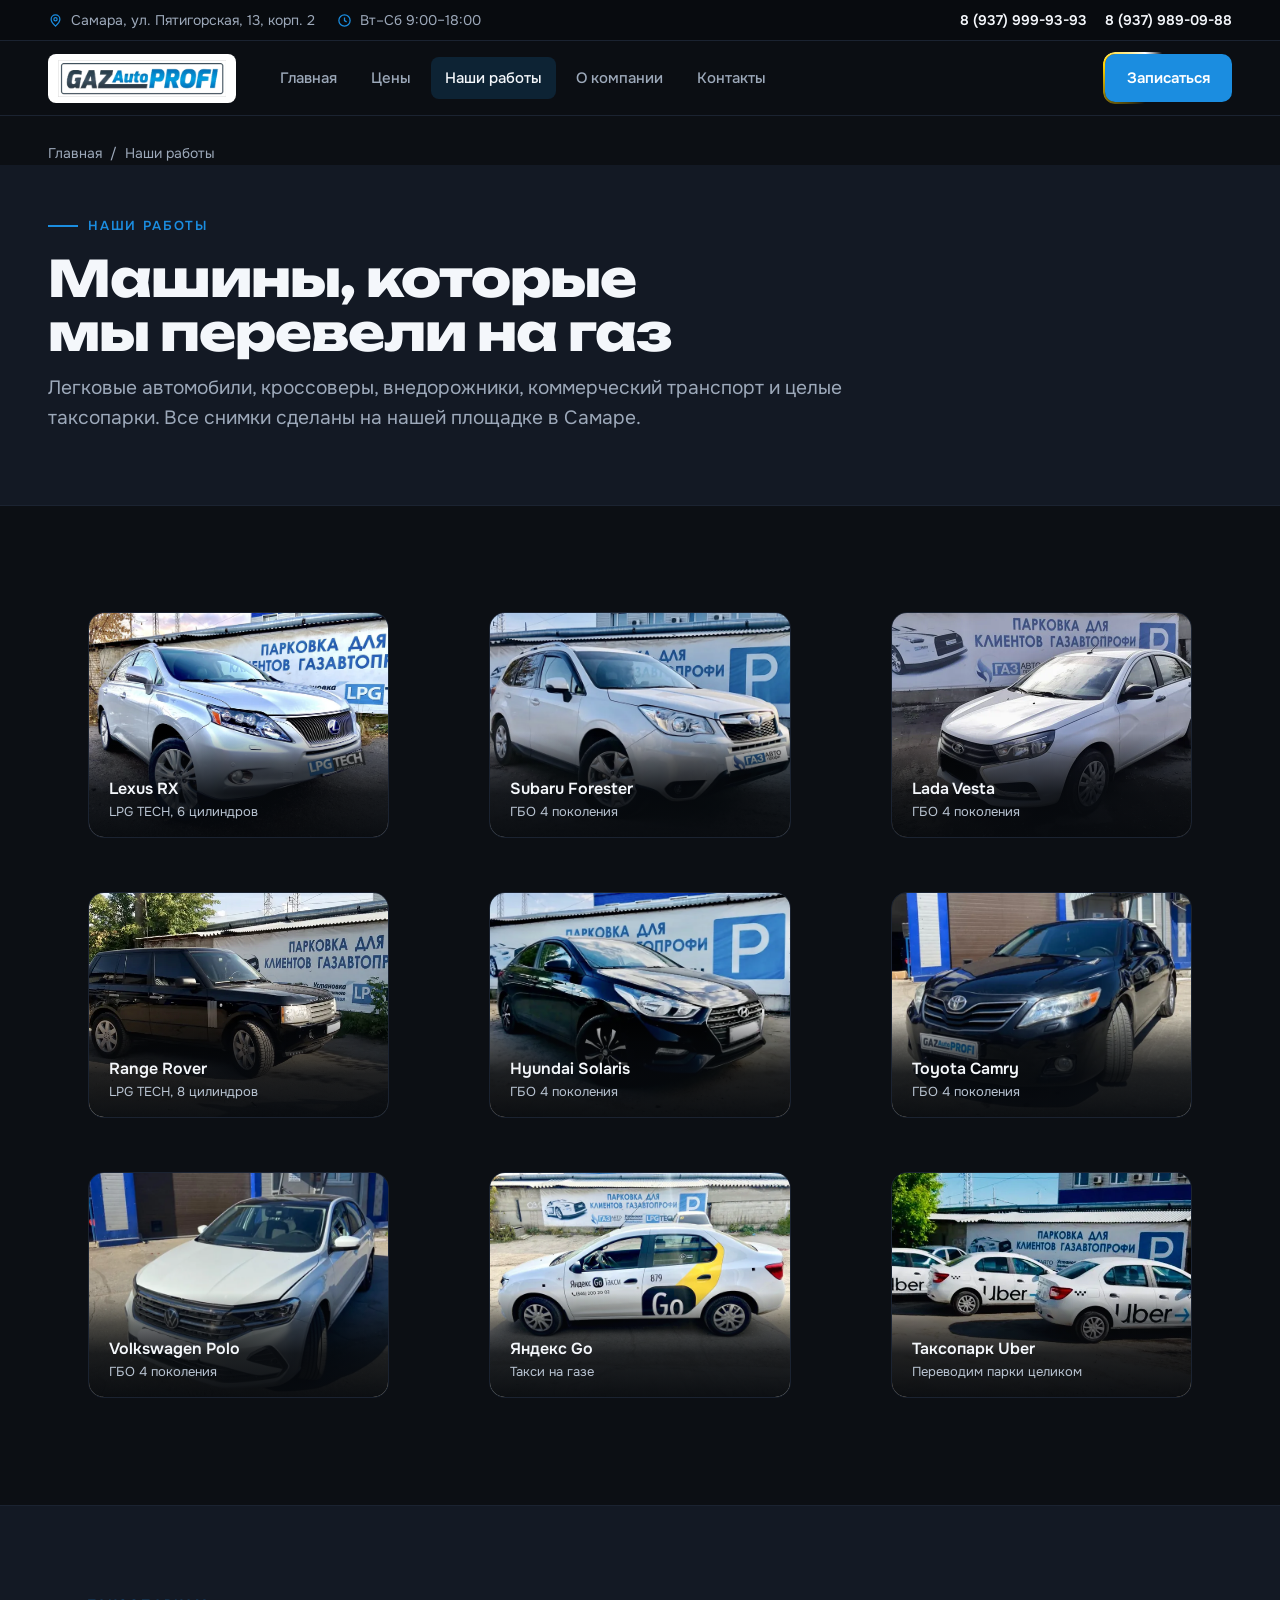
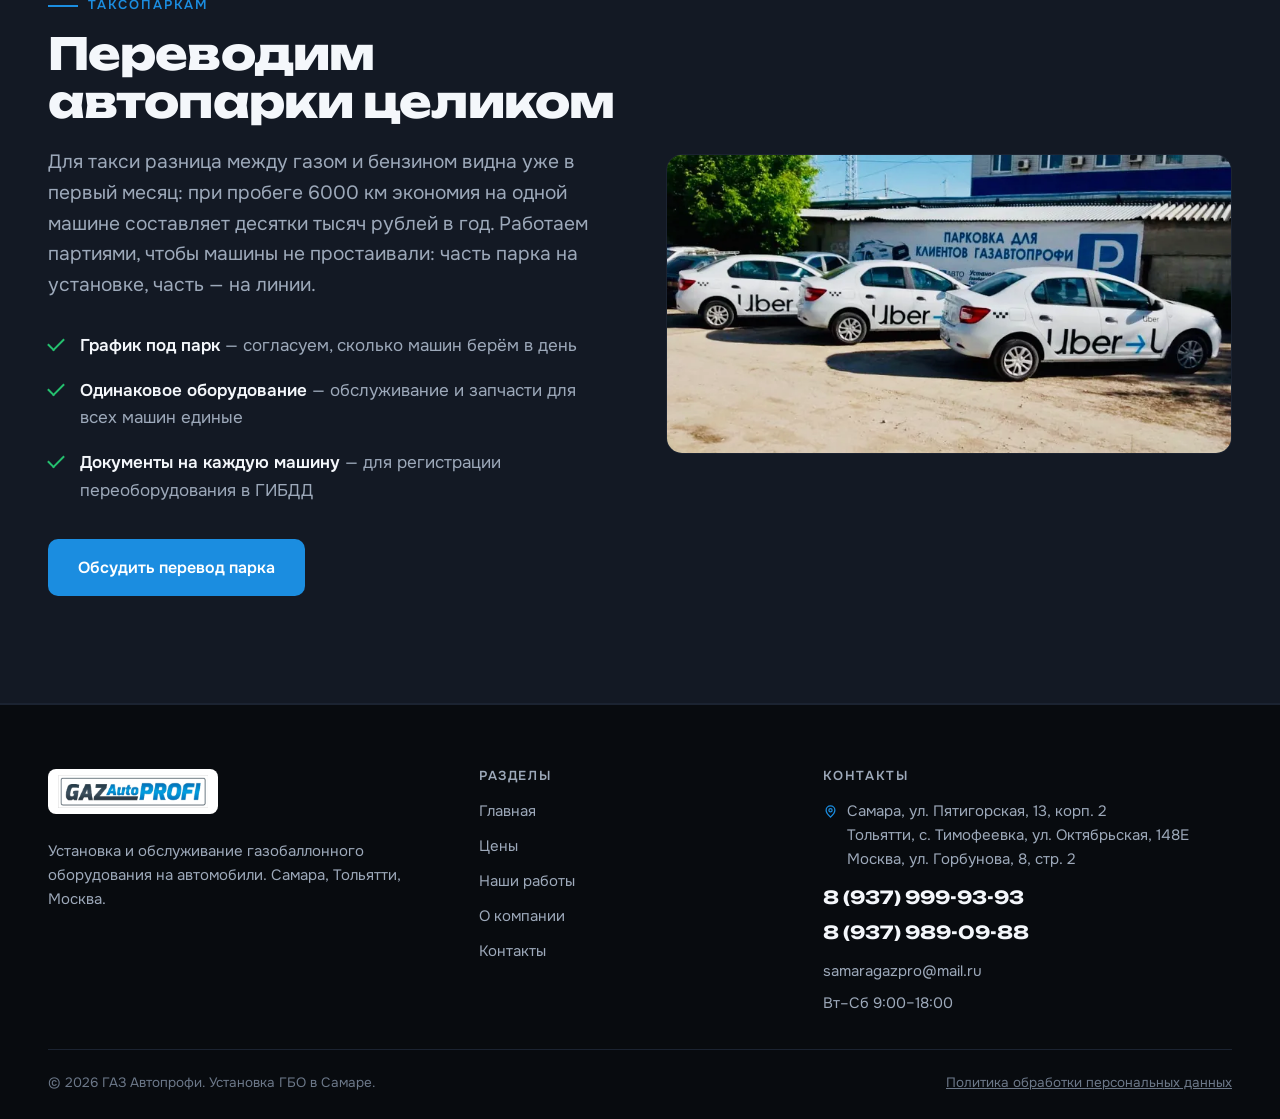
<file: raboty.html>
<!DOCTYPE html>
<html lang="ru">
<head>
<meta charset="utf-8">
<meta name="viewport" content="width=device-width, initial-scale=1">
<title>Наши работы — установка ГБО в Самаре | ГАЗ Автопрофи</title>
<meta name="description" content="Фотографии автомобилей, переведённых на газ в техцентре ГАЗ Автопрофи: Lexus, Subaru, Range Rover, Lada, Hyundai, Toyota, Volkswagen, таксопарки Яндекс Go и Uber.">
<meta name="theme-color" content="#0C0F14">
<link rel="icon" href="img/logo.png">
<link rel="canonical" href="https://ledaomy26-hash.github.io/gazavtoprofi/raboty.html">

<link rel="preload" href="fonts/onest-400-cyr.woff2" as="font" type="font/woff2" crossorigin>
<link rel="preload" href="fonts/unbounded-800-cyr.woff2" as="font" type="font/woff2" crossorigin>
<link rel="stylesheet" href="css/fonts.css">
<link rel="stylesheet" href="css/style.css">

<meta property="og:type" content="website">
<meta property="og:site_name" content="ГАЗ Автопрофи">
<meta property="og:locale" content="ru_RU">
<meta property="og:url" content="https://ledaomy26-hash.github.io/gazavtoprofi/raboty.html">
<meta property="og:title" content="Наши работы — установка ГБО в Самаре | ГАЗ Автопрофи">
<meta property="og:description" content="Фотографии автомобилей, переведённых на газ в техцентре ГАЗ Автопрофи: Lexus, Subaru, Range Rover, Lada, Hyundai, Toyota, Volkswagen, таксопарки Яндекс Go и Uber.">
<meta property="og:image" content="https://ledaomy26-hash.github.io/gazavtoprofi/img/og.jpg">
</head>
<body>

<a class="propusk" href="#glavnoe">Перейти к содержанию</a>

<!-- ===================== верхняя строка ===================== -->
<div class="verh">
  <div class="obolochka verh__ryad">
    <span class="verh__punkt verh__punkt--adres">
      <svg viewBox="0 0 24 24" fill="none" stroke="currentColor" stroke-width="2" aria-hidden="true"><path d="M12 21s-7-6.4-7-11a7 7 0 1 1 14 0c0 4.6-7 11-7 11z"/><circle cx="12" cy="10" r="2.6"/></svg>
      Самара, ул. Пятигорская, 13, корп. 2
    </span>
    <span class="verh__punkt">
      <svg viewBox="0 0 24 24" fill="none" stroke="currentColor" stroke-width="2" aria-hidden="true"><circle cx="12" cy="12" r="9"/><path d="M12 7v5.2l3.4 2"/></svg>
      Вт–Сб 9:00–18:00
    </span>
    <span class="verh__tel">
      <a href="tel:+79379999393">8 (937) 999-93-93</a>
      <a href="tel:+79379890988">8 (937) 989-09-88</a>
    </span>
  </div>
</div>

<!-- ===================== шапка ===================== -->
<header class="shapka">
  <div class="obolochka shapka__ryad">
    <a class="logo" href="index.html" aria-label="ГАЗ Автопрофи — на главную">
      <img src="img/logo.png" alt="ГАЗ Автопрофи" width="440" height="96">
    </a>

    <nav class="menu" id="menu" aria-label="Главное меню">
      <a href="index.html">Главная</a>
      <a href="czeny.html">Цены</a>
      <a href="raboty.html" aria-current="page">Наши работы</a>
      <a href="o-kompanii.html">О компании</a>
      <a href="kontakty.html">Контакты</a>
    </nav>

    <div class="shapka__knopki">
      <a class="knopka obvodka" href="index.html#zayavka">Записаться</a>
    </div>

    <button class="burger" id="burger" aria-label="Меню" aria-expanded="false" aria-controls="menu">
      <span></span><span></span><span></span>
    </button>
  </div>
</header>

<main id="glavnoe">
<div class="obolochka hleb">
  <a href="index.html">Главная</a> &nbsp;/&nbsp; Наши работы
</div>
<div class="stranica-verh">
  <div class="obolochka">
    <p class="nadzag">Наши работы</p>
    <h1>Машины, которые мы перевели на газ</h1>
    <p class="lid">
      Легковые автомобили, кроссоверы, внедорожники, коммерческий транспорт
      и целые таксопарки. Все снимки сделаны на нашей площадке в Самаре.
    </p>
  </div>
</div>

<section>
  <div class="obolochka">
    <div class="raboty">
      <figure class="rabota voznik">
        <picture><source type="image/webp" srcset="img/r1.webp">
          <img src="img/r1.jpg" alt="Lexus RX после установки ГБО в ГАЗ Автопрофи" width="760" height="571" loading="lazy" decoding="async"></picture>
        <figcaption>Lexus RX<span>LPG TECH, 6 цилиндров</span></figcaption>
      </figure>
      <figure class="rabota voznik">
        <picture><source type="image/webp" srcset="img/r2.webp">
          <img src="img/r2.jpg" alt="Subaru Forester после установки ГБО в ГАЗ Автопрофи" width="760" height="550" loading="lazy" decoding="async"></picture>
        <figcaption>Subaru Forester<span>ГБО 4 поколения</span></figcaption>
      </figure>
      <figure class="rabota voznik">
        <picture><source type="image/webp" srcset="img/r3.webp">
          <img src="img/r3.jpg" alt="Lada Vesta после установки ГБО в ГАЗ Автопрофи" width="760" height="448" loading="lazy" decoding="async"></picture>
        <figcaption>Lada Vesta<span>ГБО 4 поколения</span></figcaption>
      </figure>
      <figure class="rabota voznik">
        <picture><source type="image/webp" srcset="img/r4.webp">
          <img src="img/r4.jpg" alt="Range Rover после установки ГБО в ГАЗ Автопрофи" width="760" height="441" loading="lazy" decoding="async"></picture>
        <figcaption>Range Rover<span>LPG TECH, 8 цилиндров</span></figcaption>
      </figure>
      <figure class="rabota voznik">
        <picture><source type="image/webp" srcset="img/r5.webp">
          <img src="img/r5.jpg" alt="Hyundai Solaris после установки ГБО в ГАЗ Автопрофи" width="760" height="551" loading="lazy" decoding="async"></picture>
        <figcaption>Hyundai Solaris<span>ГБО 4 поколения</span></figcaption>
      </figure>
      <figure class="rabota voznik">
        <picture><source type="image/webp" srcset="img/r6.webp">
          <img src="img/r6.jpg" alt="Toyota Camry после установки ГБО в ГАЗ Автопрофи" width="760" height="610" loading="lazy" decoding="async"></picture>
        <figcaption>Toyota Camry<span>ГБО 4 поколения</span></figcaption>
      </figure>
      <figure class="rabota voznik">
        <picture><source type="image/webp" srcset="img/r7.webp">
          <img src="img/r7.jpg" alt="Volkswagen Polo после установки ГБО в ГАЗ Автопрофи" width="760" height="694" loading="lazy" decoding="async"></picture>
        <figcaption>Volkswagen Polo<span>ГБО 4 поколения</span></figcaption>
      </figure>
      <figure class="rabota voznik">
        <picture><source type="image/webp" srcset="img/r8.webp">
          <img src="img/r8.jpg" alt="Яндекс Go после установки ГБО в ГАЗ Автопрофи" width="760" height="570" loading="lazy" decoding="async"></picture>
        <figcaption>Яндекс Go<span>Такси на газе</span></figcaption>
      </figure>
      <figure class="rabota voznik">
        <picture><source type="image/webp" srcset="img/r9.webp">
          <img src="img/r9.jpg" alt="Таксопарк Uber после установки ГБО в ГАЗ Автопрофи" width="760" height="401" loading="lazy" decoding="async"></picture>
        <figcaption>Таксопарк Uber<span>Переводим парки целиком</span></figcaption>
      </figure>
    </div>
  </div>
</section>

<section style="background:var(--fon2);border-block:1px solid var(--fon3)">
  <div class="obolochka dvoyka">
    <div>
      <p class="nadzag">Таксопаркам</p>
      <h2>Переводим автопарки целиком</h2>
      <p class="lid">
        Для такси разница между газом и бензином видна уже в первый месяц:
        при пробеге 6000 км экономия на одной машине составляет десятки тысяч
        рублей в год. Работаем партиями, чтобы машины не простаивали:
        часть парка на установке, часть — на линии.
      </p>
      <ul class="spisok">
        <li><b>График под парк</b> — согласуем, сколько машин берём в день</li>
        <li><b>Одинаковое оборудование</b> — обслуживание и запчасти для всех машин единые</li>
        <li><b>Документы на каждую машину</b> — для регистрации переоборудования в ГИБДД</li>
      </ul>
      <p style="margin-top:26px">
        <a class="knopka" href="index.html#zayavka">Обсудить перевод парка</a>
      </p>
    </div>
    <div class="dvoyka__foto">
      <picture>
        <source type="image/webp" srcset="img/r9.webp">
        <img src="img/r9.jpg" alt="Автомобили таксопарка после установки газобаллонного оборудования" width="760" height="401" loading="lazy" decoding="async">
      </picture>
    </div>
  </div>
</section>

</main>

<footer class="podval">
  <div class="obolochka">
    <div class="podval__setka">
      <div>
        <a class="podval__logo" href="index.html" aria-label="ГАЗ Автопрофи">
          <img src="img/logo.png" alt="ГАЗ Автопрофи" width="440" height="96" loading="lazy">
        </a>
        <p style="color:var(--tuskl);margin:0">
          Установка и обслуживание газобаллонного оборудования на автомобили.
          Самара, Тольятти, Москва.
        </p>
      </div>

      <div>
        <h4>Разделы</h4>
        <ul>
          <li><a href="index.html">Главная</a></li>
          <li><a href="czeny.html">Цены</a></li>
          <li><a href="raboty.html">Наши работы</a></li>
          <li><a href="o-kompanii.html">О компании</a></li>
          <li><a href="kontakty.html">Контакты</a></li>
        </ul>
      </div>

      <div>
        <h4>Контакты</h4>
        <p class="podval__adres">
          <svg viewBox="0 0 24 24" fill="none" stroke="currentColor" stroke-width="2" aria-hidden="true"><path d="M12 21s-7-6.4-7-11a7 7 0 1 1 14 0c0 4.6-7 11-7 11z"/><circle cx="12" cy="10" r="2.6"/></svg>
          <span>Самара, ул. Пятигорская, 13, корп. 2<br>
          Тольятти, с. Тимофеевка, ул. Октябрьская, 148Е<br>
          Москва, ул. Горбунова, 8, стр. 2</span>
        </p>
        <p class="podval__tel" style="margin:0 0 6px">
          <a href="tel:+79379999393">8 (937) 999-93-93</a>
        </p>
        <p class="podval__tel" style="margin:0 0 12px">
          <a href="tel:+79379890988">8 (937) 989-09-88</a>
        </p>
        <p style="margin:0"><a href="mailto:samaragazpro@mail.ru">samaragazpro@mail.ru</a></p>
        <p style="margin:8px 0 0;color:var(--tuskl)">Вт–Сб 9:00–18:00</p>
      </div>
    </div>

    <div class="podval__niz">
      <span>© <span id="god">2026</span> ГАЗ Автопрофи. Установка ГБО в Самаре.</span>
      <a href="politika.html">Политика обработки персональных данных</a>
    </div>
  </div>
</footer>

<!-- ===================== липкая панель на телефоне ===================== -->

<nav class="pribor" aria-label="Быстрые действия">
  <a class="glavnaya" href="tel:+79379999393">
    <svg viewBox="0 0 24 24" fill="none" stroke="currentColor" stroke-width="2" aria-hidden="true"><path d="M5 4h3.4l1.7 4.2-2.1 1.5a12 12 0 0 0 5.3 5.3l1.5-2.1L19 14.6V18a2 2 0 0 1-2.2 2A15.5 15.5 0 0 1 4 7.2 2 2 0 0 1 5 4z"/></svg>
    Позвонить
  </a>
  <a href="https://wa.me/79379999393" target="_blank" rel="noopener">
    <svg viewBox="0 0 24 24" fill="currentColor" aria-hidden="true"><path d="M12 2a10 10 0 0 0-8.6 15L2 22l5.2-1.4A10 10 0 1 0 12 2zm5.6 14.2c-.2.7-1.4 1.3-2 1.4-.5.1-1.1.1-1.8-.1-.4-.1-1-.3-1.7-.6-3-1.3-4.9-4.3-5-4.5-.2-.2-1.2-1.6-1.2-3s.7-2.1 1-2.4c.3-.3.6-.4.8-.4h.6c.2 0 .4 0 .7.5l.9 2.2c.1.2.1.4 0 .5l-.4.6-.3.3c-.1.2-.3.3-.1.6.2.3.8 1.3 1.7 2.1 1.1 1 2 1.3 2.3 1.5.3.1.5.1.6-.1l.9-1c.2-.2.4-.2.6-.1l2 1c.3.1.5.2.5.3.1.2.1.7-.1 1.2z"/></svg>
    WhatsApp
  </a>
  <a href="index.html#zayavka">
    <svg viewBox="0 0 24 24" fill="none" stroke="currentColor" stroke-width="2" aria-hidden="true"><path d="M4 6.5h16v11H4z"/><path d="M4 7l8 6 8-6"/></svg>
    Заявка
  </a>
</nav>

<script src="js/main.js" defer></script>
</body>
</html>
</file>
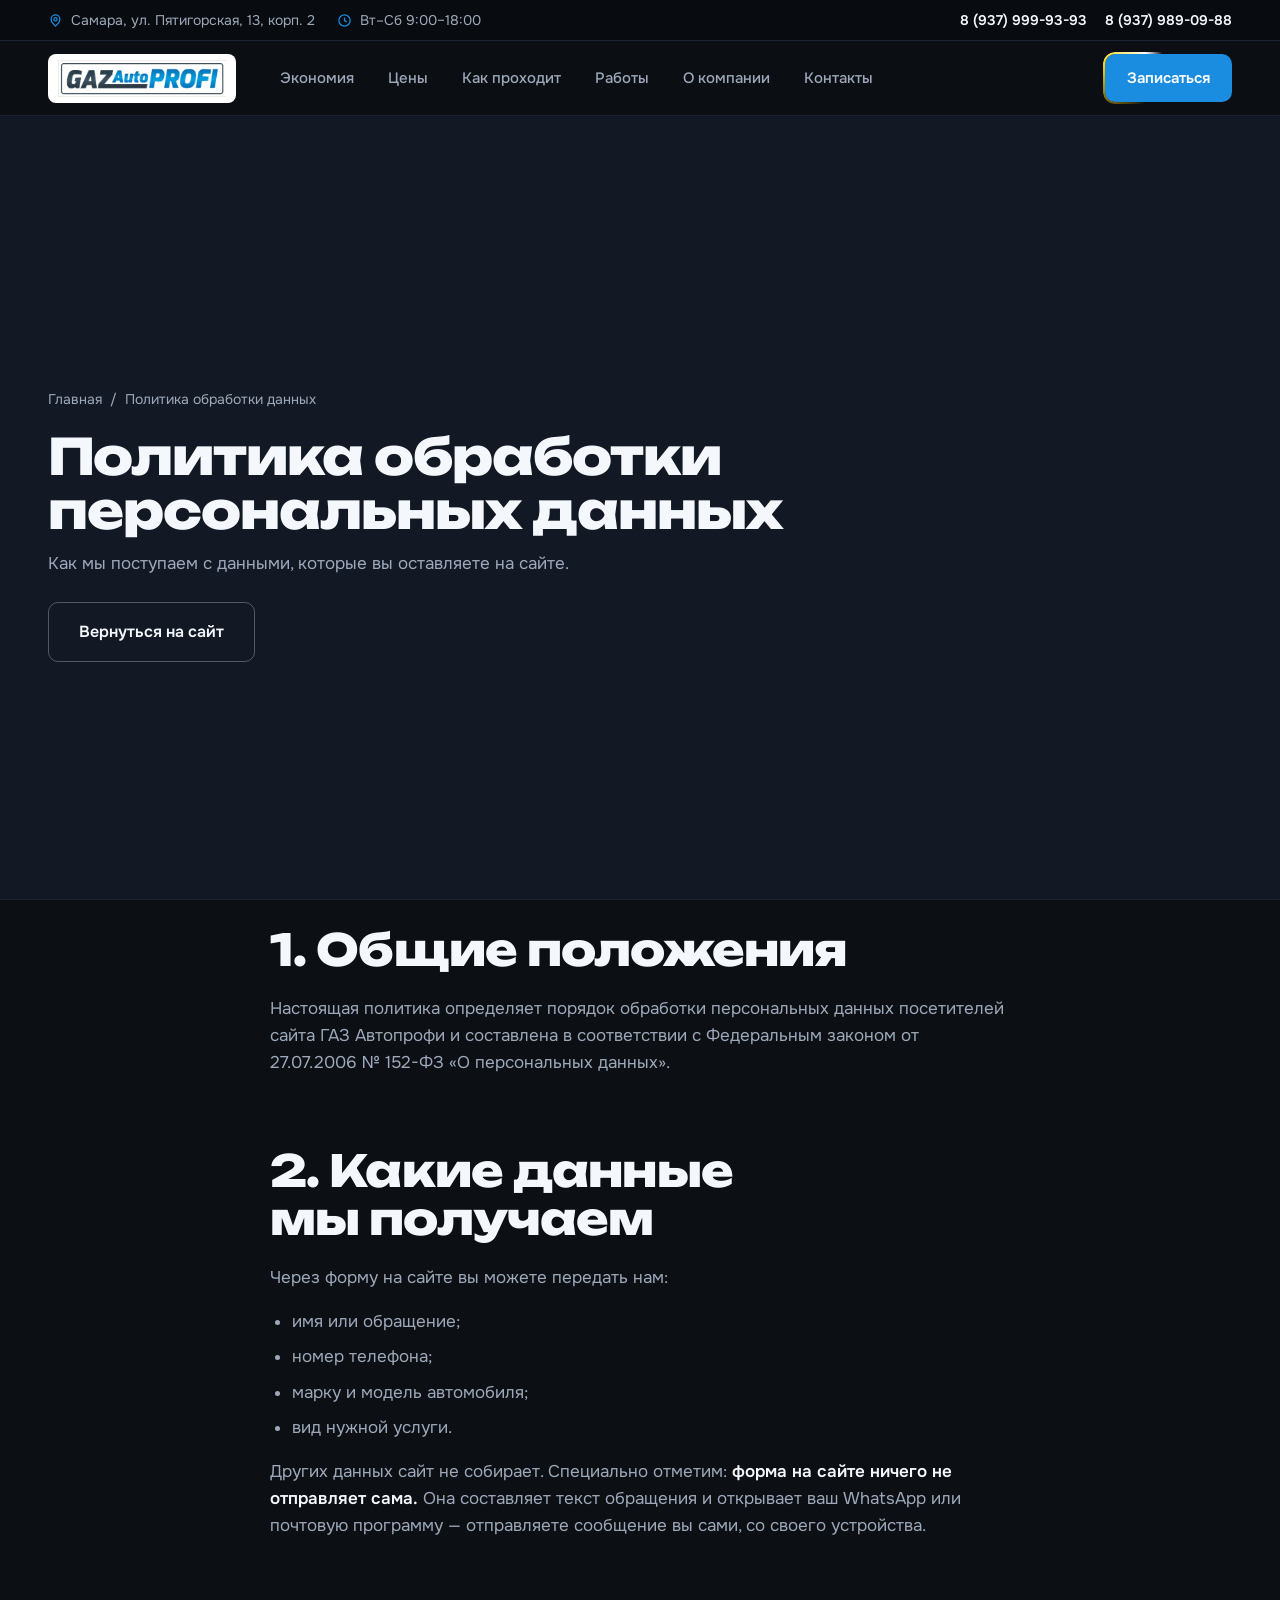
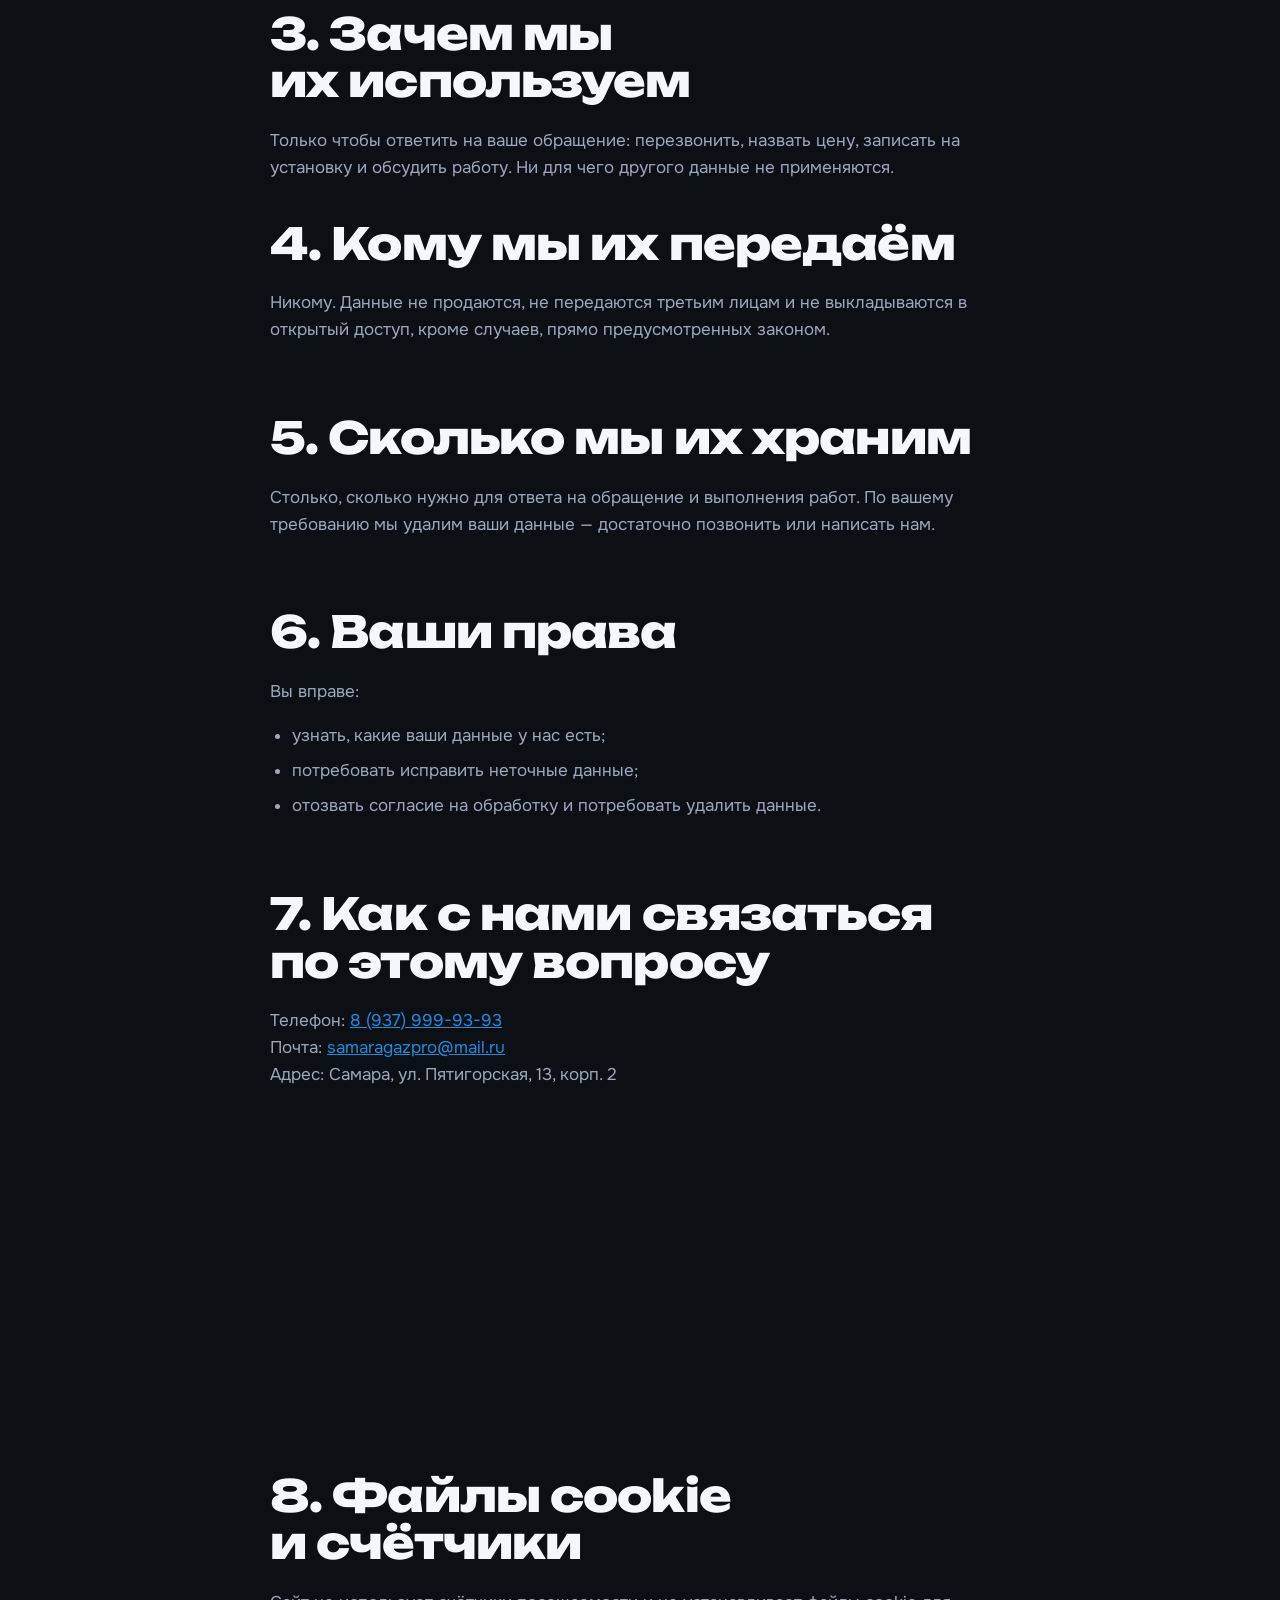
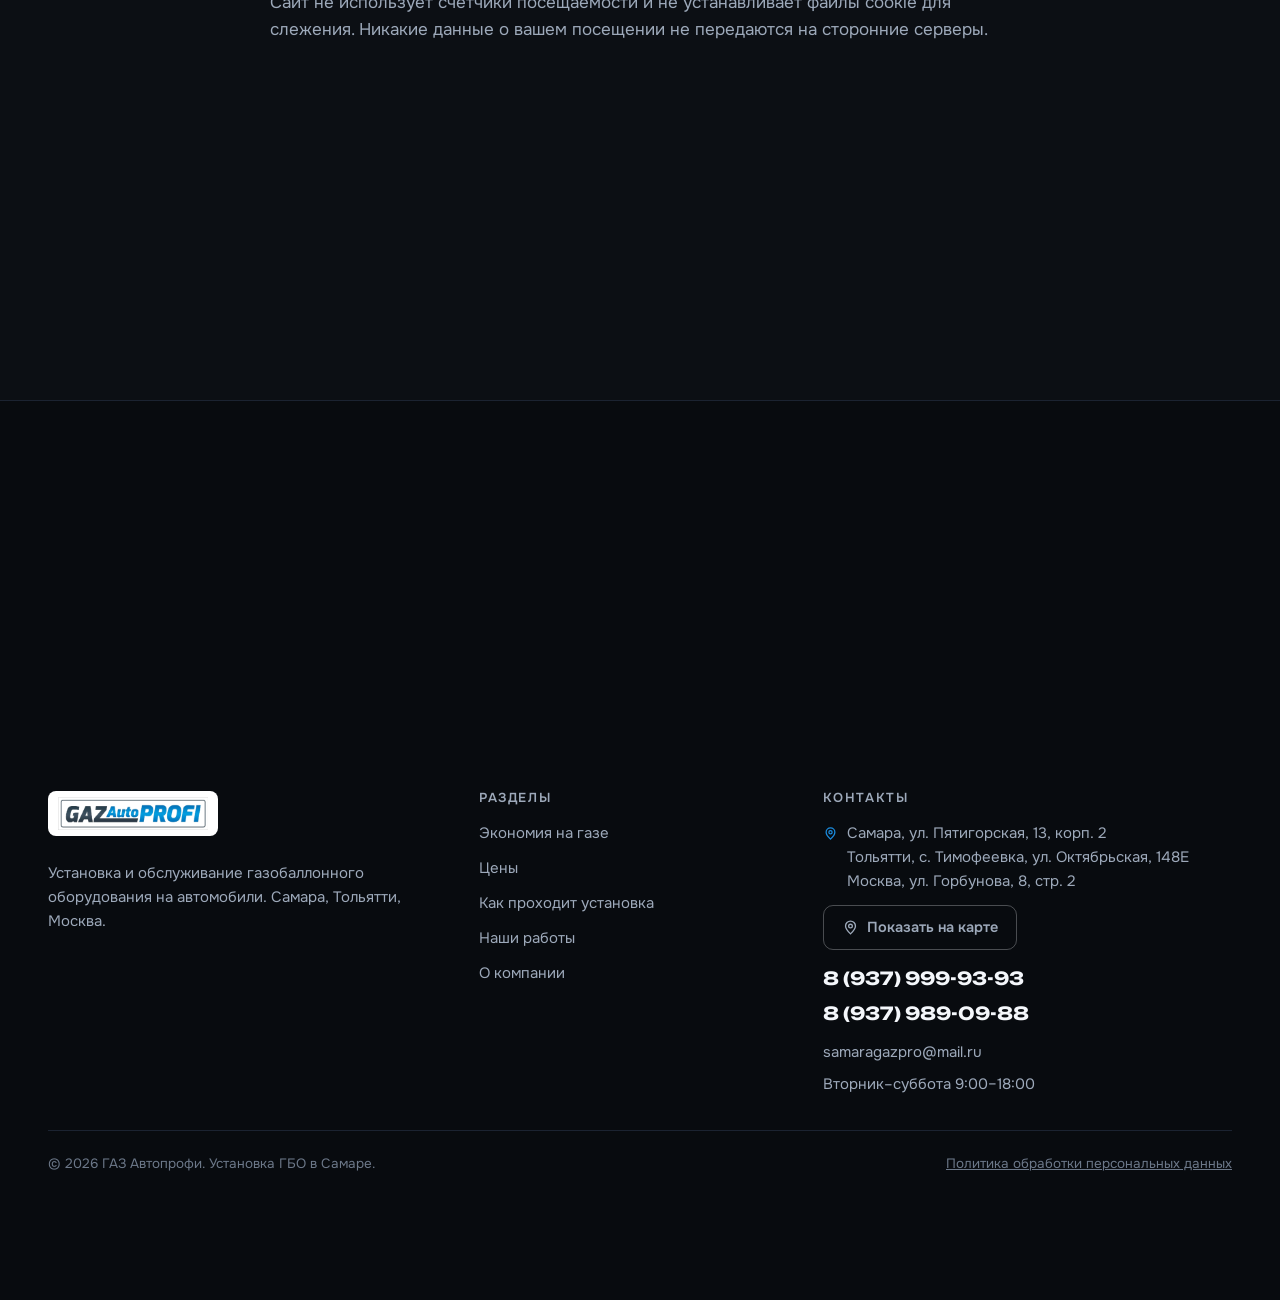
<file: v2/politika.html>
<!DOCTYPE html>
<html lang="ru">
<head>
<meta charset="utf-8">
<meta name="viewport" content="width=device-width, initial-scale=1">
<title>Политика обработки персональных данных — ГАЗ Автопрофи</title>
<meta name="description" content="Как ГАЗ Автопрофи обрабатывает персональные данные посетителей сайта в соответствии с Федеральным законом № 152-ФЗ.">
<meta name="theme-color" content="#0C0F14">
<link rel="icon" href="../img/logo.png">
<link rel="canonical" href="https://ledaomy26-hash.github.io/gazavtoprofi/v2/politika.html">

<link rel="preload" href="../fonts/onest-400-cyr.woff2" as="font" type="font/woff2" crossorigin>
<link rel="preload" href="../fonts/unbounded-800-cyr.woff2" as="font" type="font/woff2" crossorigin>
<link rel="stylesheet" href="../css/fonts.css">
<link rel="stylesheet" href="../css/style.css">
<link rel="stylesheet" href="css/list.css">
</head>
<body>

<a class="propusk" href="index.html">Перейти к содержанию</a>
<div class="hod" id="hod"></div>

<!-- ===================== верхняя строка ===================== -->
<div class="verh">
  <div class="obolochka verh__ryad">
    <span class="verh__punkt verh__punkt--adres">
      <svg viewBox="0 0 24 24" fill="none" stroke="currentColor" stroke-width="2" aria-hidden="true"><path d="M12 21s-7-6.4-7-11a7 7 0 1 1 14 0c0 4.6-7 11-7 11z"/><circle cx="12" cy="10" r="2.6"/></svg>
      Самара, ул. Пятигорская, 13, корп. 2
    </span>
    <span class="verh__punkt">
      <svg viewBox="0 0 24 24" fill="none" stroke="currentColor" stroke-width="2" aria-hidden="true"><circle cx="12" cy="12" r="9"/><path d="M12 7v5.2l3.4 2"/></svg>
      Вт–Сб 9:00–18:00
    </span>
    <span class="verh__tel">
      <a href="tel:+79379999393">8 (937) 999-93-93</a>
      <a href="tel:+79379890988">8 (937) 989-09-88</a>
    </span>
  </div>
</div>

<!-- ===================== шапка ===================== -->
<header class="shapka">
  <div class="obolochka shapka__ryad">
    <a class="logo" href="index.html" aria-label="ГАЗ Автопрофи — наверх">
      <img src="../img/logo.png" alt="ГАЗ Автопрофи" width="440" height="96">
    </a>

    <nav class="menu" id="menu" aria-label="Главное меню">
      <a href="index.html#kalkulyator">Экономия</a>
      <a href="index.html#ceny">Цены</a>
      <a href="index.html#kak">Как проходит</a>
      <a href="index.html#raboty">Работы</a>
      <a href="index.html#o-nas">О компании</a>
      <a href="index.html#kontakty">Контакты</a>
    </nav>

    <div class="shapka__knopki">
      <a class="knopka obvodka" href="index.html#zayavka">Записаться</a>
    </div>

    <button class="burger" id="burger" aria-label="Меню" aria-expanded="false" aria-controls="menu">
      <span></span><span></span><span></span>
    </button>
  </div>
</header>

<nav class="tochki" id="tochki" aria-label="Экраны страницы"></nav>

<main id="glavnoe">

<section class="ekran stranica-verh" id="zagolovok">
  <div class="obolochka">
    <p class="hleb" style="padding-top:0;margin-bottom:18px">
      <a href="index.html">Главная</a> &nbsp;/&nbsp; Политика обработки данных
    </p>
    <h1>Политика обработки персональных данных</h1>
    <p class="lid">Как мы поступаем с данными, которые вы оставляете на сайте.</p>
    <p style="margin-top:26px">
      <a class="knopka knopka--prizrak" href="index.html">Вернуться на сайт</a>
    </p>
  </div>
</section>

<section>
  <div class="obolochka tekst">
    <h2 style="margin-top:0">1. Общие положения</h2>
    <p>
      Настоящая политика определяет порядок обработки персональных данных
      посетителей сайта ГАЗ Автопрофи и составлена в соответствии
      с Федеральным законом от 27.07.2006 № 152-ФЗ «О персональных данных».
    </p>

    <h2>2. Какие данные мы получаем</h2>
    <p>Через форму на сайте вы можете передать нам:</p>
    <ul>
      <li>имя или обращение;</li>
      <li>номер телефона;</li>
      <li>марку и модель автомобиля;</li>
      <li>вид нужной услуги.</li>
    </ul>
    <p>
      Других данных сайт не собирает. Специально отметим: <b>форма на сайте
      ничего не отправляет сама.</b> Она составляет текст обращения и открывает
      ваш WhatsApp или почтовую программу — отправляете сообщение вы сами,
      со своего устройства.
    </p>

    <h2>3. Зачем мы их используем</h2>
    <p>
      Только чтобы ответить на ваше обращение: перезвонить, назвать цену,
      записать на установку и обсудить работу. Ни для чего другого данные
      не применяются.
    </p>

    <h2>4. Кому мы их передаём</h2>
    <p>
      Никому. Данные не продаются, не передаются третьим лицам и не выкладываются
      в открытый доступ, кроме случаев, прямо предусмотренных законом.
    </p>

    <h2>5. Сколько мы их храним</h2>
    <p>
      Столько, сколько нужно для ответа на обращение и выполнения работ.
      По вашему требованию мы удалим ваши данные — достаточно позвонить
      или написать нам.
    </p>

    <h2>6. Ваши права</h2>
    <p>Вы вправе:</p>
    <ul>
      <li>узнать, какие ваши данные у нас есть;</li>
      <li>потребовать исправить неточные данные;</li>
      <li>отозвать согласие на обработку и потребовать удалить данные.</li>
    </ul>

    <h2>7. Как с нами связаться по этому вопросу</h2>
    <p>
      Телефон: <a href="tel:+79379999393" style="color:var(--sin)">8 (937) 999-93-93</a><br>
      Почта: <a href="mailto:samaragazpro@mail.ru" style="color:var(--sin)">samaragazpro@mail.ru</a><br>
      Адрес: Самара, ул. Пятигорская, 13, корп. 2
    </p>

    <h2>8. Файлы cookie и счётчики</h2>
    <p>
      Сайт не использует счётчики посещаемости и не устанавливает файлы cookie
      для слежения. Никакие данные о вашем посещении не передаются на сторонние
      серверы.
    </p>
  </div>
</section>

</main>

<footer class="podval" id="kontakty">
  <div class="obolochka">
    <div class="podval__setka">
      <div>
        <a class="podval__logo" href="index.html" aria-label="ГАЗ Автопрофи">
          <img src="../img/logo.png" alt="ГАЗ Автопрофи" width="440" height="96">
        </a>
        <p style="color:var(--tuskl);margin:0">
          Установка и обслуживание газобаллонного оборудования на автомобили.
          Самара, Тольятти, Москва.
        </p>
      </div>

      <div>
        <h4>Разделы</h4>
        <ul>
          <li><a href="index.html#kalkulyator">Экономия на газе</a></li>
          <li><a href="index.html#ceny">Цены</a></li>
          <li><a href="index.html#kak">Как проходит установка</a></li>
          <li><a href="index.html#raboty">Наши работы</a></li>
          <li><a href="index.html#o-nas">О компании</a></li>
        </ul>
      </div>

      <div>
        <h4>Контакты</h4>
        <!-- Адреса сделаны ссылками на Яндекс.Карты: в этой версии нет
             отдельной страницы контактов, и без них с сайта некуда нажать,
             чтобы построить маршрут. -->
        <p class="podval__adres">
          <svg viewBox="0 0 24 24" fill="none" stroke="currentColor" stroke-width="2" aria-hidden="true"><path d="M12 21s-7-6.4-7-11a7 7 0 1 1 14 0c0 4.6-7 11-7 11z"/><circle cx="12" cy="10" r="2.6"/></svg>
          <span>
            <a class="adres-ssylka" href="https://yandex.ru/maps/?text=Самара, улица Пятигорская, 13 корпус 2" target="_blank" rel="noopener">Самара, ул. Пятигорская, 13, корп. 2</a><br>
            <a class="adres-ssylka" href="https://yandex.ru/maps/?text=Тольятти, Тимофеевка, улица Октябрьская, 148Е" target="_blank" rel="noopener">Тольятти, с. Тимофеевка, ул. Октябрьская, 148Е</a><br>
            <a class="adres-ssylka" href="https://yandex.ru/maps/?text=Москва, улица Горбунова, 8 строение 2" target="_blank" rel="noopener">Москва, ул. Горбунова, 8, стр. 2</a>
          </span>
        </p>
        <p style="margin:0 0 14px">
          <a class="knopka knopka--prizrak knopka--karta" href="https://yandex.ru/maps/?rtext=~Самара, улица Пятигорская, 13 корпус 2&rtt=auto" target="_blank" rel="noopener">
            <svg viewBox="0 0 24 24" fill="none" stroke="currentColor" stroke-width="1.9" aria-hidden="true" style="width:17px;height:17px"><path d="M12 21s-7-6.4-7-11a7 7 0 1 1 14 0c0 4.6-7 11-7 11z"/><circle cx="12" cy="10" r="2.6"/></svg>
            Показать на карте
          </a>
        </p>
        <p class="podval__tel" style="margin:0 0 6px"><a href="tel:+79379999393">8 (937) 999-93-93</a></p>
        <p class="podval__tel" style="margin:0 0 12px"><a href="tel:+79379890988">8 (937) 989-09-88</a></p>
        <p style="margin:0"><a href="mailto:samaragazpro@mail.ru">samaragazpro@mail.ru</a></p>
        <p style="margin:8px 0 0;color:var(--tuskl)">Вторник–суббота 9:00–18:00</p>
      </div>
    </div>

    <div class="podval__niz">
      <span>© <span id="god">2026</span> ГАЗ Автопрофи. Установка ГБО в Самаре.</span>
      <a href="politika.html">Политика обработки персональных данных</a>
    </div>
  </div>
</footer>

<nav class="pribor" aria-label="Быстрые действия">
  <a class="glavnaya" href="tel:+79379999393">
    <svg viewBox="0 0 24 24" fill="none" stroke="currentColor" stroke-width="2" aria-hidden="true"><path d="M5 4h3.4l1.7 4.2-2.1 1.5a12 12 0 0 0 5.3 5.3l1.5-2.1L19 14.6V18a2 2 0 0 1-2.2 2A15.5 15.5 0 0 1 4 7.2 2 2 0 0 1 5 4z"/></svg>
    Позвонить
  </a>
  <a href="https://wa.me/79379999393" target="_blank" rel="noopener">
    <svg viewBox="0 0 24 24" fill="currentColor" aria-hidden="true"><path d="M12 2a10 10 0 0 0-8.6 15L2 22l5.2-1.4A10 10 0 1 0 12 2zm5.6 14.2c-.2.7-1.4 1.3-2 1.4-.5.1-1.1.1-1.8-.1-.4-.1-1-.3-1.7-.6-3-1.3-4.9-4.3-5-4.5-.2-.2-1.2-1.6-1.2-3s.7-2.1 1-2.4c.3-.3.6-.4.8-.4h.6c.2 0 .4 0 .7.5l.9 2.2c.1.2.1.4 0 .5l-.4.6-.3.3c-.1.2-.3.3-.1.6.2.3.8 1.3 1.7 2.1 1.1 1 2 1.3 2.3 1.5.3.1.5.1.6-.1l.9-1c.2-.2.4-.2.6-.1l2 1c.3.1.5.2.5.3.1.2.1.7-.1 1.2z"/></svg>
    WhatsApp
  </a>
  <a href="index.html#zayavka">
    <svg viewBox="0 0 24 24" fill="none" stroke="currentColor" stroke-width="2" aria-hidden="true"><path d="M4 6.5h16v11H4z"/><path d="M4 7l8 6 8-6"/></svg>
    Заявка
  </a>
</nav>


<script src="../js/main.js" defer></script>
<script src="js/listanie.js" defer></script>
</body>
</html>
</file>
<file: css/fonts.css>
/* Шрифты лежат у нас, ноль обращений к чужим серверам.
   Кириллица и латиница разнесены по unicode-range: браузер качает только то,
   что реально нужно набрать. Onest — текст, Unbounded — заголовки. */

@font-face{
  font-family:"Onest";
  font-style:normal; font-weight:400; font-display:swap;
  src:url("../fonts/onest-400-cyr.woff2") format("woff2");
  unicode-range:U+0301, U+0400-045F, U+0490-0491, U+04B0-04B1, U+2116;
}
@font-face{
  font-family:"Onest";
  font-style:normal; font-weight:400; font-display:swap;
  src:url("../fonts/onest-400-lat.woff2") format("woff2");
  unicode-range:U+0000-00FF, U+0131, U+0152-0153, U+02BB-02BC, U+02C6, U+02DA, U+02DC, U+0304, U+0308, U+0329, U+2000-206F, U+20AC, U+2122, U+2191, U+2193, U+2212, U+2215, U+FEFF, U+FFFD;
}
@font-face{
  font-family:"Onest";
  font-style:normal; font-weight:500; font-display:swap;
  src:url("../fonts/onest-500-cyr.woff2") format("woff2");
  unicode-range:U+0301, U+0400-045F, U+0490-0491, U+04B0-04B1, U+2116;
}
@font-face{
  font-family:"Onest";
  font-style:normal; font-weight:500; font-display:swap;
  src:url("../fonts/onest-500-lat.woff2") format("woff2");
  unicode-range:U+0000-00FF, U+0131, U+0152-0153, U+02BB-02BC, U+02C6, U+02DA, U+02DC, U+0304, U+0308, U+0329, U+2000-206F, U+20AC, U+2122, U+2191, U+2193, U+2212, U+2215, U+FEFF, U+FFFD;
}
@font-face{
  font-family:"Onest";
  font-style:normal; font-weight:600; font-display:swap;
  src:url("../fonts/onest-600-cyr.woff2") format("woff2");
  unicode-range:U+0301, U+0400-045F, U+0490-0491, U+04B0-04B1, U+2116;
}
@font-face{
  font-family:"Onest";
  font-style:normal; font-weight:600; font-display:swap;
  src:url("../fonts/onest-600-lat.woff2") format("woff2");
  unicode-range:U+0000-00FF, U+0131, U+0152-0153, U+02BB-02BC, U+02C6, U+02DA, U+02DC, U+0304, U+0308, U+0329, U+2000-206F, U+20AC, U+2122, U+2191, U+2193, U+2212, U+2215, U+FEFF, U+FFFD;
}

@font-face{
  font-family:"Unbounded";
  font-style:normal; font-weight:700; font-display:swap;
  src:url("../fonts/unbounded-700-cyr.woff2") format("woff2");
  unicode-range:U+0301, U+0400-045F, U+0490-0491, U+04B0-04B1, U+2116;
}
@font-face{
  font-family:"Unbounded";
  font-style:normal; font-weight:700; font-display:swap;
  src:url("../fonts/unbounded-700-lat.woff2") format("woff2");
  unicode-range:U+0000-00FF, U+0131, U+0152-0153, U+02BB-02BC, U+02C6, U+02DA, U+02DC, U+0304, U+0308, U+0329, U+2000-206F, U+20AC, U+2122, U+2191, U+2193, U+2212, U+2215, U+FEFF, U+FFFD;
}
@font-face{
  font-family:"Unbounded";
  font-style:normal; font-weight:800; font-display:swap;
  src:url("../fonts/unbounded-800-cyr.woff2") format("woff2");
  unicode-range:U+0301, U+0400-045F, U+0490-0491, U+04B0-04B1, U+2116;
}
@font-face{
  font-family:"Unbounded";
  font-style:normal; font-weight:800; font-display:swap;
  src:url("../fonts/unbounded-800-lat.woff2") format("woff2");
  unicode-range:U+0000-00FF, U+0131, U+0152-0153, U+02BB-02BC, U+02C6, U+02DA, U+02DC, U+0304, U+0308, U+0329, U+2000-206F, U+20AC, U+2122, U+2191, U+2193, U+2212, U+2215, U+FEFF, U+FFFD;
}
</file>
<file: css/style.css>
/* ============================================================
   ГАЗ АВТОПРОФИ — Самара. Установка ГБО.
   Правила, которых держимся:
     * ноль обращений к чужим серверам — шрифты и картинки свои;
     * ничего в <head> не блокирует отрисовку;
     * контраст текста к фону не ниже 4,5:1;
     * всё, что кликается, имеет видимый фокус с клавиатуры.
   ============================================================ */

:root{
  --fon:#0C0F14;            /* основной тёмный */
  --fon2:#131924;           /* карточки */
  --fon3:#1B2331;           /* обводки, разделители */
  --svet:#F4F7FB;           /* белый текст */
  --tuskl:#9DA9BA;          /* приглушённый текст */
  --sin:#1B8DE0;            /* фирменный синий из логотипа */
  --sin-t:#0E6FBB;          /* тёмный синий для нажатия */
  --zhelt:#FFD200;          /* жёлтый акцент */
  --zelen:#25C16F;          /* «экономия», галочки */
  --krasn:#E5484D;

  --pole:clamp(16px, 4vw, 48px);   /* боковые поля */
  --shirina:1280px;
  --radius:16px;
  --radius-s:10px;

  --tenj:0 18px 50px rgba(0,0,0,.45);
  --shrift:"Onest", -apple-system, BlinkMacSystemFont, "Segoe UI", Roboto, sans-serif;
  --shrift-zag:"Unbounded", var(--shrift);
}

*,*::before,*::after{box-sizing:border-box}

html{
  scroll-behavior:smooth;
  -webkit-text-size-adjust:100%;
}
@media (prefers-reduced-motion:reduce){
  html{scroll-behavior:auto}
  *,*::before,*::after{animation-duration:.001ms!important;transition-duration:.001ms!important}
}

body{
  margin:0;
  background:var(--fon);
  color:var(--svet);
  font-family:var(--shrift);
  font-size:17px;
  line-height:1.6;
  font-weight:400;
  -webkit-font-smoothing:antialiased;
  overflow-x:hidden;
}

img,svg,video{max-width:100%;height:auto;display:block}
a{color:inherit}
button{font:inherit;color:inherit}

:focus-visible{
  outline:3px solid var(--zhelt);
  outline-offset:3px;
  border-radius:4px;
}

h1,h2,h3,h4{
  font-family:var(--shrift-zag);
  font-weight:800;
  line-height:1.08;
  letter-spacing:-.02em;
  margin:0 0 .5em;
  text-wrap:balance;
}
h1{font-size:clamp(32px, 5.4vw, 66px)}
h2{font-size:clamp(26px, 3.6vw, 44px)}
h3{font-size:clamp(19px, 1.6vw, 23px);font-weight:700}
p{margin:0 0 1em}

.obolochka{
  width:100%;
  max-width:var(--shirina);
  margin-inline:auto;
  padding-inline:var(--pole);
}

section{padding-block:clamp(56px, 7vw, 104px)}

.nadzag{
  font-family:var(--shrift);
  font-size:13px;
  font-weight:600;
  letter-spacing:.14em;
  text-transform:uppercase;
  color:var(--sin);
  margin:0 0 14px;
  display:flex;
  align-items:center;
  gap:10px;
}
.nadzag::before{
  content:"";
  width:30px;height:2px;
  background:var(--sin);
  flex:none;
}

.lid{
  font-size:clamp(17px, 1.5vw, 20px);
  color:var(--tuskl);
  max-width:62ch;
}

/* ---------- кнопки ---------------------------------------------------- */

.knopka{
  display:inline-flex;
  align-items:center;
  justify-content:center;
  gap:10px;
  padding:16px 30px;
  border:none;
  border-radius:var(--radius-s);
  background:var(--sin);
  color:#fff;
  font-weight:600;
  font-size:16px;
  text-decoration:none;
  cursor:pointer;
  transition:background .18s ease, transform .18s ease, box-shadow .18s ease;
  text-align:center;
}
.knopka:hover{background:var(--sin-t);transform:translateY(-2px);box-shadow:0 10px 26px rgba(27,141,224,.32)}
.knopka:active{transform:translateY(0)}

.knopka--zhelt{background:var(--zhelt);color:#14181F}
.knopka--zhelt:hover{background:#EDC400;box-shadow:0 10px 26px rgba(255,210,0,.3)}

.knopka--prizrak{
  background:transparent;
  color:var(--svet);
  border:1.5px solid rgba(244,247,251,.28);
}
.knopka--prizrak:hover{background:rgba(244,247,251,.08);border-color:rgba(244,247,251,.5);box-shadow:none}

.knopka--shirokaya{width:100%}

/* Бегущая обводка — приём с сайта конкурента, три строки на градиенте.
   Маска xor оставляет от градиента только рамку в 2 пикселя. */
.obvodka{position:relative;isolation:isolate}
.obvodka::before{
  content:"";
  position:absolute;
  inset:-2px;
  border-radius:calc(var(--radius-s) + 2px);
  padding:2px;
  background:conic-gradient(from var(--ugol), transparent 0 62%, var(--zhelt) 78%, #fff 88%, transparent 96%);
  -webkit-mask:linear-gradient(#000 0 0) content-box, linear-gradient(#000 0 0);
  -webkit-mask-composite:xor;
  mask:linear-gradient(#000 0 0) content-box, linear-gradient(#000 0 0);
  mask-composite:exclude;
  animation:begomobvodka 4s linear infinite;
  pointer-events:none;
}
@property --ugol{syntax:"<angle>";initial-value:0deg;inherits:false}
@keyframes begomobvodka{to{--ugol:360deg}}

/* ---------- шапка ------------------------------------------------------ */

.verh{
  background:#080B0F;
  border-bottom:1px solid var(--fon3);
  font-size:14px;
  color:var(--tuskl);
}
.verh__ryad{
  display:flex;
  align-items:center;
  gap:22px;
  flex-wrap:wrap;
  padding-block:9px;
}
.verh__punkt{display:flex;align-items:center;gap:8px}
.verh__punkt svg{width:15px;height:15px;flex:none;color:var(--sin)}
.verh__tel{margin-left:auto;display:flex;gap:18px;flex-wrap:wrap}
.verh__tel a{color:var(--svet);font-weight:600;text-decoration:none;white-space:nowrap}
.verh__tel a:hover{color:var(--sin)}

.shapka{
  position:sticky;
  top:0;
  z-index:60;
  background:rgba(12,15,20,.88);
  backdrop-filter:blur(12px);
  -webkit-backdrop-filter:blur(12px);
  border-bottom:1px solid var(--fon3);
}
.shapka__ryad{
  display:flex;
  align-items:center;
  gap:22px;
  min-height:74px;
}
.logo{
  display:block;
  background:#fff;
  border-radius:8px;
  padding:6px 10px;
  flex:none;
  line-height:0;
}
.logo img{width:168px;height:auto}

.menu{display:flex;gap:6px;margin-left:8px}
.menu a{
  padding:9px 14px;
  border-radius:8px;
  text-decoration:none;
  font-weight:500;
  font-size:15px;
  color:var(--tuskl);
  transition:color .16s, background .16s;
  white-space:nowrap;
}
.menu a:hover{color:var(--svet);background:rgba(244,247,251,.07)}
.menu a[aria-current="page"]{color:var(--svet);background:rgba(27,141,224,.16)}

.shapka__knopki{margin-left:auto;display:flex;gap:10px;align-items:center}
.shapka__knopki .knopka{padding:12px 22px;font-size:15px}

.burger{
  display:none;
  width:46px;height:46px;
  border:1px solid var(--fon3);
  border-radius:10px;
  background:transparent;
  cursor:pointer;
  align-items:center;
  justify-content:center;
  flex-direction:column;
  gap:5px;
  margin-left:auto;
}
.burger span{display:block;width:20px;height:2px;background:var(--svet);transition:.2s}
.burger[aria-expanded="true"] span:nth-child(1){transform:translateY(7px) rotate(45deg)}
.burger[aria-expanded="true"] span:nth-child(2){opacity:0}
.burger[aria-expanded="true"] span:nth-child(3){transform:translateY(-7px) rotate(-45deg)}

@media (max-width:1080px){
  .menu{
    position:absolute;
    inset:100% 0 auto;
    flex-direction:column;
    gap:0;
    background:#0B0E13;
    border-bottom:1px solid var(--fon3);
    padding:10px var(--pole) 18px;
    display:none;
  }
  .menu.otkryto{display:flex}
  .menu a{padding:14px 12px;font-size:17px;border-radius:10px}
  .shapka__knopki{display:none}
  .burger{display:flex}
}
@media (max-width:640px){
  .verh__ryad{font-size:13px;gap:14px}
  .verh__punkt--adres{width:100%}
  .logo img{width:132px}
}

/* ---------- герой ------------------------------------------------------ */

.geroy{
  position:relative;
  min-height:clamp(520px, 74vh, 720px);
  display:flex;
  align-items:center;
  overflow:hidden;
  padding-block:clamp(48px, 8vw, 90px);
}
.geroy__fon{
  position:absolute;
  inset:0;
  z-index:0;
}
.geroy__fon img{width:100%;height:100%;object-fit:cover;object-position:center 62%}
.geroy__fon::after{
  content:"";
  position:absolute;inset:0;
  background:
    linear-gradient(100deg, rgba(8,11,15,.96) 0%, rgba(8,11,15,.86) 38%, rgba(8,11,15,.42) 66%, rgba(8,11,15,.7) 100%),
    linear-gradient(to bottom, rgba(8,11,15,.5), rgba(12,15,20,1) 97%);
}
.geroy__soderzhimoe{position:relative;z-index:1;max-width:880px}
.geroy__soderzhimoe h1{max-width:12ch}
.geroy h1{margin-bottom:20px}
.geroy h1 span{color:var(--sin);display:block}
.geroy__lid{font-size:clamp(17px, 1.7vw, 20px);color:#C9D3E0;max-width:52ch;margin-bottom:28px}
.geroy__knopki{display:flex;gap:14px;flex-wrap:wrap;margin-bottom:34px}

/* Четыре цифры держим в одном ряду: если «0 %» уезжает на вторую строку,
   ряд рассыпается и читается как две разные группы. */
.geroy__cifry{
  display:grid;
  grid-template-columns:repeat(4, minmax(0, auto));
  justify-content:start;
  gap:clamp(16px, 3vw, 40px);
  padding-top:26px;
  border-top:1px solid rgba(244,247,251,.16);
}
@media (max-width:760px){
  .geroy__cifry{grid-template-columns:repeat(2, minmax(0, 1fr));gap:22px}
}
.geroy__cifra b{
  display:block;
  font-family:var(--shrift-zag);
  font-size:clamp(23px, 2.5vw, 33px);
  font-weight:800;
  line-height:1;
  color:var(--svet);
  white-space:nowrap;
}
.geroy__cifra span{font-size:13.5px;color:var(--tuskl);display:block;margin-top:7px;max-width:16ch;line-height:1.35}

/* ---------- полоса преимуществ ---------------------------------------- */

.polosa{
  background:var(--fon2);
  border-block:1px solid var(--fon3);
  padding-block:clamp(28px, 3vw, 40px);
}
.polosa__setka{
  display:grid;
  grid-template-columns:repeat(auto-fit, minmax(210px, 1fr));
  gap:clamp(18px, 2.4vw, 34px);
}
.polosa__punkt{display:flex;gap:14px;align-items:flex-start}
.polosa__punkt svg{width:26px;height:26px;flex:none;color:var(--sin);margin-top:3px}
.polosa__punkt b{display:block;font-weight:600;font-size:16px;margin-bottom:3px}
.polosa__punkt span{font-size:14.5px;color:var(--tuskl);line-height:1.45}

/* ---------- калькулятор ------------------------------------------------ */

.kalk{
  background:linear-gradient(160deg, #142033, var(--fon2) 62%);
  border:1px solid var(--fon3);
  border-radius:var(--radius);
  padding:clamp(22px, 3vw, 40px);
  box-shadow:var(--tenj);
}
.kalk__setka{display:grid;grid-template-columns:1.05fr .95fr;gap:clamp(24px, 4vw, 52px);align-items:center}
@media (max-width:900px){.kalk__setka{grid-template-columns:1fr}}

.pole{margin-bottom:20px}
.pole label{display:block;font-size:14.5px;color:var(--tuskl);margin-bottom:9px;font-weight:500}
.pole__znach{
  font-family:var(--shrift-zag);
  font-weight:700;
  font-size:20px;
  color:var(--svet);
  float:right;
}
input[type="range"]{
  -webkit-appearance:none;appearance:none;
  width:100%;height:6px;
  border-radius:99px;
  background:linear-gradient(to right, var(--sin) var(--zapoln,50%), var(--fon3) var(--zapoln,50%));
  outline:none;
  cursor:pointer;
  margin:0;
}
input[type="range"]::-webkit-slider-thumb{
  -webkit-appearance:none;appearance:none;
  width:24px;height:24px;border-radius:50%;
  background:#fff;border:5px solid var(--sin);
  cursor:pointer;box-shadow:0 3px 10px rgba(0,0,0,.4);
}
input[type="range"]::-moz-range-thumb{
  width:24px;height:24px;border-radius:50%;
  background:#fff;border:5px solid var(--sin);
  cursor:pointer;box-shadow:0 3px 10px rgba(0,0,0,.4);
}

.itog{
  background:var(--fon);
  border:1px solid var(--fon3);
  border-radius:var(--radius-s);
  padding:clamp(20px, 2.6vw, 30px);
}
.itog__stroka{
  display:flex;
  justify-content:space-between;
  align-items:baseline;
  gap:16px;
  padding-block:13px;
  border-bottom:1px solid var(--fon3);
}
.itog__stroka:last-of-type{border-bottom:none}
.itog__stroka span{color:var(--tuskl);font-size:15px}
.itog__stroka b{font-family:var(--shrift-zag);font-weight:700;font-size:clamp(19px,2vw,24px);white-space:nowrap}
.itog__glavnoe b{color:var(--zelen);font-size:clamp(24px,2.8vw,34px)}
.itog__snoska{font-size:13px;color:var(--tuskl);margin:14px 0 0;line-height:1.5}

/* ---------- цены ------------------------------------------------------- */

.ceny{
  display:grid;
  grid-template-columns:repeat(auto-fit, minmax(250px, 1fr));
  gap:clamp(16px, 2vw, 24px);
}
.cena{
  background:var(--fon2);
  border:1px solid var(--fon3);
  border-radius:var(--radius);
  padding:26px 24px 24px;
  display:flex;
  flex-direction:column;
  transition:border-color .2s, transform .2s;
}
.cena:hover{border-color:rgba(27,141,224,.55);transform:translateY(-4px)}
.cena__vid{font-size:14px;color:var(--sin);font-weight:600;margin-bottom:10px;text-transform:uppercase;letter-spacing:.06em}
/* Высота заголовка задана, чтобы цены в четырёх карточках стояли на одной
   линии: без этого «ГБО на коммерческий транспорт» в три строки сдвигает
   свою цену вниз, и ряд выглядит сломанным. */
.cena h3{margin-bottom:16px;font-size:19px;min-height:2.3em;hyphens:none}
.cena__summa{
  font-family:var(--shrift-zag);
  font-weight:800;
  font-size:clamp(28px, 3vw, 36px);
  line-height:1;
  margin-bottom:6px;
}
.cena__summa small{font-family:var(--shrift);font-size:15px;font-weight:500;color:var(--tuskl);display:block;margin-bottom:6px}
.cena__marki{
  list-style:none;
  margin:18px 0 22px;
  padding:0;
  font-size:15px;
  color:var(--tuskl);
  flex:1;
}
.cena__marki li{padding:5px 0 5px 22px;position:relative}
.cena__marki li::before{
  content:"";
  position:absolute;left:0;top:12px;
  width:8px;height:8px;border-radius:50%;
  background:var(--fon3);
}
.cena .knopka{width:100%}

.dop{
  margin-top:clamp(28px, 3vw, 44px);
  background:var(--fon2);
  border:1px solid var(--fon3);
  border-radius:var(--radius);
  overflow:hidden;
}
.dop h3{padding:22px 24px 6px;margin:0}
.dop table{width:100%;border-collapse:collapse;font-size:16px}
.dop td{padding:14px 24px;border-top:1px solid var(--fon3)}
.dop td:last-child{text-align:right;font-weight:600;white-space:nowrap;font-family:var(--shrift-zag)}
.dop tr:hover td{background:rgba(244,247,251,.03)}

/* ---------- шаги ------------------------------------------------------- */

.shagi{
  display:grid;
  grid-template-columns:repeat(auto-fit, minmax(230px, 1fr));
  gap:clamp(18px, 2vw, 26px);
  counter-reset:shag;
}
.shag{
  background:var(--fon2);
  border:1px solid var(--fon3);
  border-radius:var(--radius);
  padding:26px 24px;
  position:relative;
  counter-increment:shag;
}
.shag::before{
  content:counter(shag);
  font-family:var(--shrift-zag);
  font-weight:800;
  font-size:52px;
  line-height:1;
  color:rgba(27,141,224,.24);
  display:block;
  margin-bottom:10px;
}
.shag h3{font-size:18px;margin-bottom:8px}
.shag p{color:var(--tuskl);font-size:15.5px;margin:0}

/* ---------- работы ----------------------------------------------------- */

.raboty{
  display:grid;
  /* 320 вместо 260: при четырёх колонках машина в кадре выходила мелкой,
     а подпись занимала треть плитки. */
  grid-template-columns:repeat(auto-fit, minmax(320px, 1fr));
  gap:clamp(14px, 1.6vw, 20px);
}
.rabota{
  position:relative;
  border-radius:var(--radius);
  overflow:hidden;
  background:var(--fon2);
  border:1px solid var(--fon3);
  aspect-ratio:4/3;
}
.rabota img{width:100%;height:100%;object-fit:cover;transition:transform .5s ease}
.rabota:hover img{transform:scale(1.05)}
/* Подпись лежит на фотографии, а машины бывают белые — поэтому подложка
   плотная и высокая, иначе текст пропадает на светлом кузове. */
.rabota figcaption{
  position:absolute;
  inset:auto 0 0;
  padding:46px 20px 17px;
  background:linear-gradient(to top, rgba(6,9,13,.97) 0%, rgba(6,9,13,.88) 42%, rgba(6,9,13,.55) 72%, transparent 100%);
  font-size:16px;
  font-weight:600;
  line-height:1.25;
}
.rabota figcaption span{display:block;font-size:13px;font-weight:400;color:#B9C4D2;margin-top:4px;line-height:1.35}

/* ---------- оборудование ----------------------------------------------- */

.marki{
  display:grid;
  grid-template-columns:repeat(auto-fit, minmax(150px, 1fr));
  gap:14px;
}
.marka{
  background:var(--fon2);
  border:1px solid var(--fon3);
  border-radius:var(--radius-s);
  padding:22px 16px;
  text-align:center;
  font-family:var(--shrift-zag);
  font-weight:700;
  font-size:17px;
  letter-spacing:.02em;
  transition:border-color .2s, color .2s;
}
.marka:hover{border-color:rgba(27,141,224,.5);color:var(--sin)}
.marka span{display:block;font-family:var(--shrift);font-weight:400;font-size:13px;color:var(--tuskl);margin-top:5px;letter-spacing:0}

/* ---------- два столбца (текст + фото) --------------------------------- */

.dvoyka{
  display:grid;
  grid-template-columns:1fr 1fr;
  gap:clamp(28px, 4vw, 64px);
  align-items:center;
}
@media (max-width:880px){.dvoyka{grid-template-columns:1fr}}
.dvoyka__foto{border-radius:var(--radius);overflow:hidden;border:1px solid var(--fon3)}
.dvoyka__foto img{width:100%}

.spisok{list-style:none;padding:0;margin:22px 0 0}
.spisok li{padding:9px 0 9px 32px;position:relative;color:var(--tuskl)}
.spisok li::before{
  content:"";
  position:absolute;left:0;top:15px;
  width:16px;height:9px;
  border-left:2.5px solid var(--zelen);
  border-bottom:2.5px solid var(--zelen);
  transform:rotate(-45deg);
}
.spisok b{color:var(--svet);font-weight:600}

/* ---------- вопросы ---------------------------------------------------- */

.vopros{
  border:1px solid var(--fon3);
  border-radius:var(--radius-s);
  background:var(--fon2);
  margin-bottom:12px;
  overflow:hidden;
}
.vopros summary{
  padding:20px 56px 20px 24px;
  cursor:pointer;
  font-weight:600;
  font-size:17px;
  list-style:none;
  position:relative;
  transition:color .16s;
}
.vopros summary::-webkit-details-marker{display:none}
.vopros summary:hover{color:var(--sin)}
.vopros summary::after{
  content:"";
  position:absolute;right:24px;top:50%;
  width:11px;height:11px;
  border-right:2.5px solid var(--sin);
  border-bottom:2.5px solid var(--sin);
  transform:translateY(-70%) rotate(45deg);
  transition:transform .22s;
}
.vopros[open] summary::after{transform:translateY(-30%) rotate(-135deg)}
.vopros__telo{padding:0 24px 22px;color:var(--tuskl)}
.vopros__telo p:last-child{margin-bottom:0}

/* ---------- форма ------------------------------------------------------ */

.zayavka{
  background:linear-gradient(150deg, #142033, var(--fon2) 70%);
  border:1px solid var(--fon3);
  border-radius:var(--radius);
  padding:clamp(24px, 3.4vw, 46px);
  box-shadow:var(--tenj);
}
.forma__ryad{display:grid;grid-template-columns:1fr 1fr;gap:16px}
@media (max-width:620px){.forma__ryad{grid-template-columns:1fr}}

.forma .pole{margin-bottom:16px}
.forma input[type="text"],
.forma input[type="tel"],
.forma select,
.forma textarea{
  width:100%;
  padding:14px 16px;
  background:var(--fon);
  border:1.5px solid var(--fon3);
  border-radius:var(--radius-s);
  color:var(--svet);
  font-family:inherit;
  font-size:16px;
  transition:border-color .16s;
}
.forma input:focus,
.forma select:focus,
.forma textarea:focus{border-color:var(--sin);outline:none}
.forma input::placeholder,.forma textarea::placeholder{color:#657182}
.forma textarea{min-height:96px;resize:vertical}
.forma select{cursor:pointer}
.forma select option{background:var(--fon2)}

.soglasie{
  display:flex;
  gap:12px;
  align-items:flex-start;
  font-size:14px;
  color:var(--tuskl);
  line-height:1.5;
  margin:6px 0 20px;
  cursor:pointer;
}
.soglasie input{
  width:20px;height:20px;
  margin:2px 0 0;
  flex:none;
  accent-color:var(--sin);
  cursor:pointer;
}
.soglasie a{color:var(--sin)}

.forma__knopki{display:flex;gap:12px;flex-wrap:wrap}
.forma__knopki .knopka{flex:1 1 200px}
.forma__status{
  margin:14px 0 0;
  font-size:15px;
  min-height:22px;
  font-weight:500;
}
.forma__status.horosho{color:var(--zelen)}
.forma__status.ploho{color:var(--krasn)}

/* ---------- призыв ------------------------------------------------------ */

.prizyv{
  background:linear-gradient(120deg, var(--sin) 0%, #0B5C9E 100%);
  border-radius:var(--radius);
  padding:clamp(28px, 4vw, 54px);
  display:flex;
  align-items:center;
  justify-content:space-between;
  gap:26px;
  flex-wrap:wrap;
}
.prizyv h2{margin:0 0 6px;color:#fff}
.prizyv p{margin:0;color:rgba(255,255,255,.9)}
.prizyv .knopka{background:#fff;color:#0B5C9E}
.prizyv .knopka:hover{background:#EAF3FB;box-shadow:0 10px 26px rgba(0,0,0,.25)}

/* ---------- подвал ------------------------------------------------------ */

.podval{
  background:#080B0F;
  border-top:1px solid var(--fon3);
  padding-block:clamp(40px, 5vw, 64px) 26px;
  font-size:15px;
}
.podval__setka{
  display:grid;
  grid-template-columns:1.3fr 1fr 1.4fr;
  gap:clamp(26px, 4vw, 56px);
  padding-bottom:34px;
  border-bottom:1px solid var(--fon3);
}
@media (max-width:860px){.podval__setka{grid-template-columns:1fr 1fr}}
@media (max-width:560px){.podval__setka{grid-template-columns:1fr}}
.podval h4{
  font-family:var(--shrift);
  font-size:13px;
  letter-spacing:.12em;
  text-transform:uppercase;
  color:var(--tuskl);
  font-weight:600;
  margin:0 0 16px;
}
.podval__logo{margin-bottom:18px;display:inline-block;background:#fff;border-radius:8px;padding:6px 10px;line-height:0}
.podval__logo img{width:150px}
.podval ul{list-style:none;margin:0;padding:0}
.podval li{margin-bottom:11px;color:var(--tuskl)}
.podval a{color:var(--tuskl);text-decoration:none;transition:color .16s}
.podval a:hover{color:var(--sin)}
.podval__tel a{color:var(--svet);font-weight:600;font-size:18px;font-family:var(--shrift-zag)}
.podval__adres{display:flex;gap:9px;align-items:flex-start;margin-bottom:12px;color:var(--tuskl)}
.podval__adres svg{width:15px;height:15px;flex:none;color:var(--sin);margin-top:5px}
.podval__niz{
  display:flex;
  justify-content:space-between;
  gap:16px;
  flex-wrap:wrap;
  padding-top:22px;
  font-size:13.5px;
  color:#6C7889;
}
.podval__niz a{color:#6C7889;text-decoration:underline}

/* ---------- липкая панель на телефоне ---------------------------------- */

.pribor{
  position:fixed;
  inset:auto 0 0;
  z-index:70;
  display:none;
  gap:1px;
  background:var(--fon3);
  border-top:1px solid var(--fon3);
  padding-bottom:env(safe-area-inset-bottom);
}
.pribor a{
  flex:1;
  display:flex;
  flex-direction:column;
  align-items:center;
  gap:3px;
  padding:11px 4px;
  background:#0B0E13;
  color:var(--svet);
  text-decoration:none;
  font-size:12px;
  font-weight:500;
}
.pribor a svg{width:19px;height:19px}
.pribor a.glavnaya{background:var(--sin);color:#fff}
@media (max-width:760px){
  .pribor{display:flex}
  body{padding-bottom:64px}
}

/* ---------- появление при прокрутке ------------------------------------ */

/* Класс js-gotov ставит САМ main.js, когда он загрузился и отработал.
   Сделано нарочно: если скрипт не дойдёт до браузера (сбой сети, блокировщик),
   класса не будет — и страница просто останется видимой целиком.
   Ставить класс инлайном в <head> нельзя: тогда при сбое JS весь текст
   навсегда останется прозрачным. */
.js-gotov .voznik{opacity:0;transform:translateY(22px);transition:opacity .6s ease, transform .6s ease}
.js-gotov .voznik.vidno{opacity:1;transform:none}
@media (prefers-reduced-motion:reduce){
  .js-gotov .voznik{opacity:1;transform:none}
}

/* ---------- мелочи ------------------------------------------------------ */

.tolko-dlya-chtenija{
  position:absolute;
  width:1px;height:1px;
  padding:0;margin:-1px;
  overflow:hidden;
  clip:rect(0 0 0 0);
  white-space:nowrap;
  border:0;
}
.propusk{
  position:absolute;
  left:-9999px;
  top:8px;
  z-index:100;
  background:var(--zhelt);
  color:#14181F;
  padding:12px 20px;
  border-radius:8px;
  font-weight:600;
  text-decoration:none;
}
.propusk:focus{left:16px}

.hleb{font-size:14px;color:var(--tuskl);padding-top:26px}
.hleb a{color:var(--tuskl);text-decoration:none}
.hleb a:hover{color:var(--sin)}

.stranica-verh{
  background:var(--fon2);
  border-bottom:1px solid var(--fon3);
  padding-block:clamp(34px, 4vw, 60px);
}
.stranica-verh h1{margin-bottom:14px;font-size:clamp(28px, 4vw, 50px)}

.tekst{max-width:76ch}
.tekst h2{margin-top:1.6em}
.tekst h3{margin-top:1.4em}
.tekst p, .tekst li{color:var(--tuskl)}
.tekst b, .tekst strong{color:var(--svet)}
.tekst ul{padding-left:22px}
.tekst li{margin-bottom:8px}

/* Не даём словам ломаться по дефису там, где это выглядит опечаткой:
   «ГБО 4-» на одной строке и «го поколения» на другой. */
.nerazryv{white-space:nowrap}

/* «Отправить в WhatsApp» ломалось на две строки и кнопка выглядела кривой. */
.forma__knopki .knopka{white-space:nowrap;padding-inline:22px}

/* Где в колонках текст разной длины, центрирование разводит их по вертикали
   и колонки выглядят несвязанными — там равняем по верху. */
.dvoyka--verh{align-items:start}
</file>
<file: v2/css/list.css>
/* ==========================================================================
   Дополнение к основному стилю для версии с листанием по экранам.
   Основной стиль подключается первым (../css/style.css), здесь только то,
   что нужно режиму «одна страница, листается этапами».
   ========================================================================== */

/* Разделы в этом режиме не задают отступы сами: высоту им отмеряет скрипт
   раскладки. Свои padding-block оставляем как запас на случай, когда
   листание выключено (телефон, тачпад, узкое окно) — тогда страница
   работает обычной лентой и отступы нужны. */

/* Раздел, рассчитанный ровно на один экран. Скрипт таким не режет
   содержимое на ряды, а растягивает раздел на высоту окна целиком. */
.ekran{
  min-height:100svh;
  display:flex;
  align-items:center;
}
.ekran > .obolochka{width:100%}

/* Первый экран: под ним верхняя строка реквизитов и шапка, их высоту
   вычитаем — иначе низ героя уезжает за край окна. */
.geroy.ekran{
  min-height:calc(100svh - var(--topbar-h, 0px));
}

/* Подсказка «листайте» на первом экране. Появляется, только когда листание
   вообще включено — на телефоне и тачпаде она врала бы. */
.podskazka{
  position:absolute;
  left:50%;
  bottom:26px;
  transform:translateX(-50%);
  display:none;
  align-items:center;
  gap:9px;
  font-size:13px;
  letter-spacing:.08em;
  text-transform:uppercase;
  color:var(--tuskl);
  z-index:2;
  pointer-events:none;
}
.podskazka svg{width:17px;height:17px;animation:kach 1.8s ease-in-out infinite}
@keyframes kach{
  0%,100%{transform:translateY(0);opacity:.55}
  50%{transform:translateY(5px);opacity:1}
}
@media (min-width:1240px) and (pointer:fine){
  .podskazka{display:flex}
}
@media (prefers-reduced-motion:reduce){
  .podskazka{display:none}
}

/* Точки-указатели сбоку: на каком экране человек стоит. Ставит и двигает
   их скрипт разметки страницы, здесь только вид. */
.tochki{
  position:fixed;
  right:18px;
  top:50%;
  transform:translateY(-50%);
  z-index:55;
  display:none;
  flex-direction:column;
  gap:11px;
}
@media (min-width:1240px) and (pointer:fine){
  .tochki.est{display:flex}
}
.tochki button{
  width:11px;height:11px;
  padding:0;
  border:1.5px solid rgba(244,247,251,.42);
  border-radius:50%;
  background:transparent;
  cursor:pointer;
  transition:background .2s, border-color .2s, transform .2s;
}
.tochki button:hover{border-color:var(--sin);transform:scale(1.25)}
.tochki button[aria-current="true"]{
  background:var(--sin);
  border-color:var(--sin);
  transform:scale(1.25);
}

/* Полоса хода вверху окна — сколько страницы пройдено. */
.hod{
  position:fixed;
  inset:0 auto auto 0;
  height:3px;
  width:0;
  background:linear-gradient(90deg, var(--sin), var(--zhelt));
  z-index:80;
  transition:width .25s ease;
  pointer-events:none;
}

/* --- поправки под режим одной страницы --------------------------------- */

/* Заголовки разделов на полноэкранной верстке чуть ниже: экран и так
   заполнен, крупный заголовок оставлял мало места содержимому. */
.ekran h2{font-size:clamp(24px, 3.1vw, 38px)}

/* Прайс целиком на одном экране: карточки чуть плотнее. */
.ekran .cena{padding:22px 20px 20px}
.ekran .cena__marki{margin:14px 0 18px}
.ekran .cena__summa{font-size:clamp(26px, 2.6vw, 32px)}

/* Таблица дополнительных работ — тоже один экран. */
.ekran .dop td{padding:11px 22px}

/* Работы: девять плиток на экран не влезут, поэтому в этом режиме
   показываем шесть, остальные — на второй экран раздела. Скрипт сам
   разложит их по рядам, лишь бы ряд не резался границей. */
.ekran--raboty .rabota{aspect-ratio:16/11}

/* Калькулятор на экран: ползунки и итог рядом, без лишнего воздуха. */
.ekran .kalk{padding:clamp(20px, 2.4vw, 32px)}
.ekran .pole{margin-bottom:15px}
.ekran .itog__stroka{padding-block:10px}

/* Вопросы: в развёрнутом виде они выше экрана, поэтому в этом режиме
   раскрыт только первый, остальные закрыты. */
.voprosy{max-width:900px;margin-inline:auto}

/* Подвал в режиме экранов — свой отдельный экран, без верхнего отступа:
   его высоту тоже отмеряет скрипт. */
@media (min-width:1240px) and (pointer:fine){
  .podval{display:flex;align-items:center}
  .podval > .obolochka{width:100%}
}

/* Когда листания нет (телефон, тачпад, узкое окно), .ekran не должен
   растягивать короткие разделы на весь экран — иначе на телефоне
   получаются пустые простыни. */
@media (max-width:1239px), (pointer:coarse){
  .ekran{min-height:0;display:block}
  .geroy.ekran{min-height:clamp(520px, 74vh, 720px);display:flex}
  .tochki, .hod{display:none}
}

/* ==========================================================================
   Ужимание под экран.

   Замеры 08.09.2026 показали: на 1440×900 калькулятор занимал два экрана,
   на 1366×768 — ещё и герой, цены, работы, оборудование и заявка. Экран,
   разрезанный пополам, — это ровно то, чего листание должно избегать:
   человек видит половину калькулятора и не понимает, что это.

   Поэтому в режиме листания вертикальный воздух режется. Ни один размер
   шрифта в основном стиле не трогаем — правки живут только здесь и только
   при включённом листании.
   ========================================================================== */
@media (min-width:1240px) and (pointer:fine){

  /* Отступы разделов: скрипт всё равно отмеряет высоту сам, а лишние
     100 px сверху и снизу отнимают место у содержимого. */
  main > section{padding-block:clamp(36px, 4vw, 64px)}

  /* Заголовок раздела и подводка — компактнее. */
  .ekran .nadzag{margin-bottom:10px}
  .ekran h2{margin-bottom:.35em}
  .ekran .lid{font-size:17px;line-height:1.5}

  /* --- калькулятор ----------------------------------------------------- */
  .ekran .kalk{padding:clamp(18px, 2vw, 26px)}
  .ekran .kalk__setka{gap:clamp(20px, 2.6vw, 34px)}
  .ekran .pole{margin-bottom:13px}
  .ekran .pole label{margin-bottom:6px;font-size:14px}
  .ekran .pole__znach{font-size:18px}
  .ekran .itog{padding:clamp(16px, 1.8vw, 22px)}
  .ekran .itog__stroka{padding-block:8px}
  .ekran .itog__stroka b{font-size:clamp(17px,1.7vw,21px)}
  .ekran .itog__glavnoe b{font-size:clamp(21px,2.3vw,28px)}
  .ekran .itog__snoska{margin-top:10px;font-size:12.5px}
  .ekran .itog .knopka{margin-top:10px!important;padding-block:13px}

  /* --- герой ------------------------------------------------------------ */
  .geroy.ekran{padding-block:clamp(30px, 4vw, 56px)}
  .geroy.ekran h1{margin-bottom:14px}
  .geroy.ekran .geroy__lid{margin-bottom:22px;font-size:17px;line-height:1.5}
  .geroy.ekran .geroy__knopki{margin-bottom:24px}
  .geroy.ekran .geroy__cifry{padding-top:20px}

  /* --- цены -------------------------------------------------------------- */
  .ekran .cena{padding:20px 18px 18px}
  .ekran .cena h3{margin-bottom:12px;font-size:17px}
  .ekran .cena__vid{margin-bottom:8px;font-size:13px}
  .ekran .cena__marki{margin:12px 0 16px;font-size:14px}
  .ekran .cena__marki li{padding-block:3px}
  .ekran .cena .knopka{padding-block:12px}

  /* --- шаги, работы, оборудование --------------------------------------- */
  .ekran .shag{padding:20px 20px}
  .ekran .shag::before{font-size:42px;margin-bottom:6px}
  .ekran .shag p{font-size:14.5px}
  .ekran .marka{padding:16px 12px;font-size:16px}
  .ekran .spisok li{padding-block:6px}

  /* --- вопросы ----------------------------------------------------------- */
  .ekran .vopros summary{padding:15px 52px 15px 20px;font-size:16px}
  .ekran .vopros__telo{padding:0 20px 16px}

  /* --- заявка ------------------------------------------------------------ */
  .ekran .zayavka{padding:clamp(20px, 2.2vw, 30px)}
  .ekran .forma .pole{margin-bottom:13px}
  .ekran .forma input, .ekran .forma select{padding:11px 14px}
  .ekran .soglasie{margin:4px 0 16px;font-size:13px}
}

/* Низкие окна (1366×768 и ноутбуки 14"): режем ещё сильнее. */
@media (min-width:1240px) and (pointer:fine) and (max-height:820px){
  main > section{padding-block:clamp(26px, 3vw, 44px)}
  .ekran h2{font-size:clamp(22px, 2.6vw, 30px)}
  .ekran .lid{font-size:16px;margin-bottom:16px!important}
  .geroy.ekran h1{font-size:clamp(30px, 4.2vw, 46px)}
  .geroy.ekran .geroy__cifra b{font-size:clamp(20px, 2vw, 26px)}
  .ekran .kalk{padding:16px}
  .ekran .pole{margin-bottom:10px}
  .ekran .itog__stroka{padding-block:6px}
  .ekran .itog__snoska{display:none}       /* сноска уходит: её место нужнее цифрам */
  .ekran--raboty .rabota{aspect-ratio:16/10}
  .ekran .cena__marki{margin:10px 0 12px}
  .ekran .shag p{font-size:14px}
  .ekran .polosa__punkt span{font-size:13.5px}
}

/* Фотографии в двух колонках: исходники разной формы (механик — широкая
   полоса 1600×555, баллон — почти квадрат), и в колонке шириной с пол-экрана
   широкая превращалась в тонкую ленту. Задаём колонке высоту и обрезаем
   фотографию по ней — тогда обе смотрятся одинаково. */
@media (min-width:1240px) and (pointer:fine){
  .ekran .dvoyka__foto{height:min(58vh, 460px)}
  .ekran .dvoyka__foto picture,
  .ekran .dvoyka__foto img{width:100%;height:100%;object-fit:cover}

  /* Вопросы в две колонки: одна колонка оставляла половину экрана пустой. */
  .ekran .voprosy{
    max-width:none;
    columns:2;
    column-gap:20px;
  }
  .ekran .voprosy .vopros{
    break-inside:avoid;
    -webkit-column-break-inside:avoid;
    margin-bottom:14px;
  }
}

/* Адрес в подвале — ссылка на карту. Подчёркивание точками, чтобы было
   видно, что нажимается, но строка не выглядела как обычная ссылка меню. */
.adres-ssylka{
  color:var(--tuskl);
  text-decoration:underline dotted rgba(157,169,186,.5);
  text-underline-offset:3px;
  transition:color .16s;
}
.adres-ssylka:hover{color:var(--sin);text-decoration-color:var(--sin)}

/* Кнопка «Показать на карте» в подвале — компактная. */
.knopka--karta{padding:10px 18px;font-size:14.5px;gap:8px}
</file>
